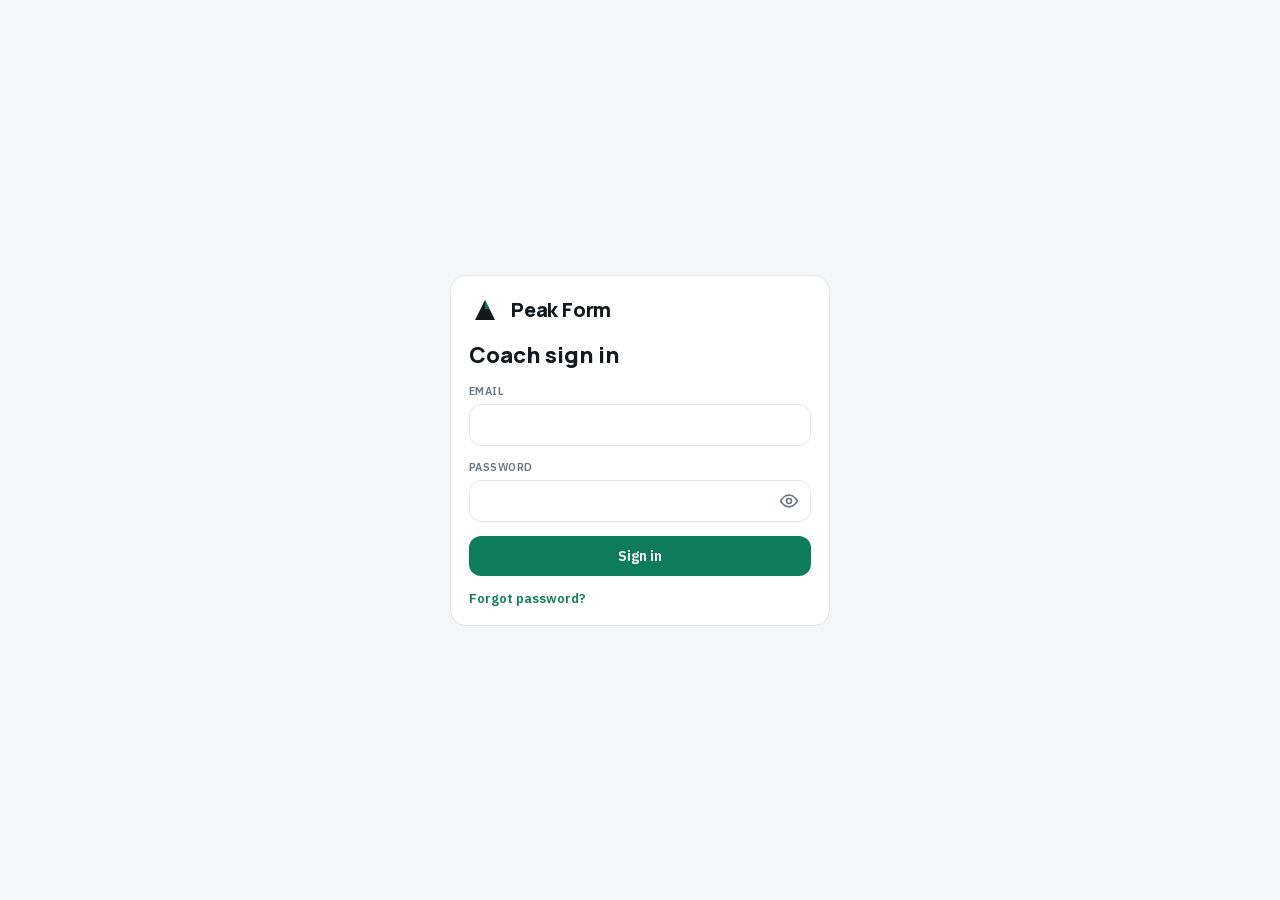
<file: index.html>
<!DOCTYPE html><html lang="en" class="QzyBAa_variable rkYhxa_variable"><head><meta name="robots" content="noindex"><meta charSet="utf-8"/><meta name="viewport" content="width=device-width, initial-scale=1"/><link rel="preload" href="/_next/static/media/03fc1b4a8d284b5e-s.p.0wiir8udbzjvx.woff2" as="font" crossorigin="" type="font/woff2"/><link rel="preload" href="/_next/static/media/a343f882a40d2cc9-s.p.0p-wng2nn8o-p.woff2" as="font" crossorigin="" type="font/woff2"/><link rel="stylesheet" href="/_next/static/chunks/2qtr9jtgc999s.css" data-precedence="next"/><link rel="preload" as="script" fetchPriority="low" href="/_next/static/chunks/1x6obpmlu1_c2.js"/><script src="/_next/static/chunks/1-nqmp1rl8kqt.js" async=""></script><script src="/_next/static/chunks/2khxl0v1q4i6n.js" async=""></script><script src="/_next/static/chunks/41lx7xb3-kr2e.js" async=""></script><script src="/_next/static/chunks/turbopack-3-ry682tkyiqk.js" async=""></script><script src="/_next/static/chunks/2_2irc24i1vkq.js" async=""></script><script src="/_next/static/chunks/342r7wo1l2xlj.js" async=""></script><script src="/_next/static/chunks/0p2nemubrj1a5.js" async=""></script><script src="/_next/static/chunks/0bhwj4hlia151.js" async=""></script><title>Peak Form Coach</title><meta name="description" content="Peak Form coach dashboard"/><link rel="icon" href="/favicon.ico?favicon.117ezoe8m31dk.ico" sizes="48x48" type="image/x-icon"/><meta name="next-size-adjust" content=""/><script src="/_next/static/chunks/0cz1d0mv5g_q7.js" noModule=""></script></head><body><div hidden=""><!--$--><!--/$--></div><main class="center muted">Loading…</main><!--$--><!--/$--><script id="_R_">(globalThis["TURBOPACK"] || (globalThis["TURBOPACK"] = [])).push({"otherChunks":["static/chunks/1x6obpmlu1_c2.js","static/chunks/1-nqmp1rl8kqt.js","static/chunks/2khxl0v1q4i6n.js","static/chunks/41lx7xb3-kr2e.js"],"runtimeModuleIds":[94553]});</script><script src="/_next/static/chunks/1x6obpmlu1_c2.js" async=""></script><script>(self.__next_f=self.__next_f||[]).push([0])</script><script>self.__next_f.push([1,"1:\"$Sreact.fragment\"\n2:\"/_next/static/chunks/2_2irc24i1vkq.js\"\n3:I[39756,[\"$2\"],\"default\"]\n4:\"/_next/static/chunks/342r7wo1l2xlj.js\"\n5:\"/_next/static/chunks/0p2nemubrj1a5.js\"\n6:I[36743,[\"$2\",\"$4\",\"$5\"],\"default\"]\n7:I[37457,[\"$2\"],\"default\"]\n8:I[35199,[\"$2\"],\"TableLabels\"]\na:I[47257,[\"$2\"],\"ClientPageRoot\"]\nb:\"/_next/static/chunks/0bhwj4hlia151.js\"\nc:I[30519,[\"$2\",\"$b\"],\"default\"]\nf:I[97367,[\"$2\"],\"OutletBoundary\"]\n10:\"$Sreact.suspense\"\n12:\"ViewportBoundary\"\n13:I[97367,[\"$2\"],\"$12\"]\n15:\"MetadataBoundary\"\n16:I[97367,[\"$2\"],\"$15\"]\n18:I[68027,[\"$2\"],\"default\",1]\n:HL[\"/_next/static/chunks/2qtr9jtgc999s.css\",\"style\"]\n:HL[\"/_next/static/media/03fc1b4a8d284b5e-s.p.0wiir8udbzjvx.woff2\",\"font\",{\"crossOrigin\":\"\",\"type\":\"font/woff2\"}]\n:HL[\"/_next/static/media/a343f882a40d2cc9-s.p.0p-wng2nn8o-p.woff2\",\"font\",{\"crossOrigin\":\"\",\"type\":\"font/woff2\"}]\n9:[[\"children\",{\"s\":\"__PAGE__\",\"h\":512,\"d\":{\"r\":[\"$\",\"$1\",\"c\",{\"children\":[[\"$\",\"$La\",null,{\"Component\":\"$c\",\"serverProvidedParams\":{\"searchParams\":{},\"params\":{},\"promises\":[\"$@d\",\"$@e\"]}}],[[\"$\",\"script\",\"script-0\",{\"src\":\"/_next/static/chunks/0bhwj4hlia151.js\",\"async\":true,\"nonce\":\"$undefined\"}]],[\"$\",\"$Lf\",null,{\"children\":[\"$\",\"$10\",null,{\"name\":\"Next.MetadataOutlet\",\"children\":\"$@11\"}]}]]}],\"p\":false,\"v\":null}}]]\n0:{\"P\":null,\"c\":[\"\",\"\"],\"q\":\"\",\"i\":false,\"t\":{\"t\":{\"s\":\"\",\"h\":528,\"d\":{\"r\":[\"$\",\"$1\",\"c\",{\"children\":[[[\"$\",\"link\",\"0\",{\"rel\":\"stylesheet\",\"href\":\"/_next/static/chunks/2qtr9jtgc999s.css\",\"precedence\":\"next\",\"crossOrigin\":\"$undefined\",\"nonce\":\"$undefined\"}],[\"$\",\"script\",\"script-0\",{\"src\":\"/_next/static/chunks/2_2irc24i1vkq.js\",\"async\":true,\"nonce\":\"$undefined\"}]],[\"$\",\"html\",null,{\"lang\":\"en\",\"className\":\"QzyBAa_variable rkYhxa_variable\",\"children\":[\"$\",\"body\",null,{\"children\":[[\"$\",\"$L3\",null,{\"parallelRouterKey\":\"children\",\"error\":\"$6\",\"errorStyles\":[],\"errorScripts\":[[\"$\",\"script\",\"script-0\",{\"src\":\"/_next/static/chunks/342r7wo1l2xlj.js\",\"async\":true,\"nonce\":\"$undefined\"}],[\"$\",\"script\",\"script-1\",{\"src\":\"/_next/static/chunks/0p2nemubrj1a5.js\",\"async\":true,\"nonce\":\"$undefined\"}]],\"template\":[\"$\",\"$L7\",null,{}],\"templateStyles\":\"$undefined\",\"templateScripts\":\"$undefined\",\"notFound\":[[[\"$\",\"title\",null,{\"children\":\"404: This page could not be found.\"}],[\"$\",\"div\",null,{\"style\":{\"fontFamily\":\"system-ui,\\\"Segoe UI\\\",Roboto,Helvetica,Arial,sans-serif,\\\"Apple Color Emoji\\\",\\\"Segoe UI Emoji\\\"\",\"height\":\"100vh\",\"textAlign\":\"center\",\"display\":\"flex\",\"flexDirection\":\"column\",\"alignItems\":\"center\",\"justifyContent\":\"center\"},\"children\":[\"$\",\"div\",null,{\"children\":[[\"$\",\"style\",null,{\"dangerouslySetInnerHTML\":{\"__html\":\"body{color:#000;background:#fff;margin:0}.next-error-h1{border-right:1px solid rgba(0,0,0,.3)}@media (prefers-color-scheme:dark){body{color:#fff;background:#000}.next-error-h1{border-right:1px solid rgba(255,255,255,.3)}}\"}}],[\"$\",\"h1\",null,{\"className\":\"next-error-h1\",\"style\":{\"display\":\"inline-block\",\"margin\":\"0 20px 0 0\",\"padding\":\"0 23px 0 0\",\"fontSize\":24,\"fontWeight\":500,\"verticalAlign\":\"top\",\"lineHeight\":\"49px\"},\"children\":404}],[\"$\",\"div\",null,{\"style\":{\"display\":\"inline-block\"},\"children\":[\"$\",\"h2\",null,{\"style\":{\"fontSize\":14,\"fontWeight\":400,\"lineHeight\":\"49px\",\"margin\":0},\"children\":\"This page could not be found.\"}]}]]}]}]],[]],\"forbidden\":\"$undefined\",\"unauthorized\":\"$undefined\"}],[\"$\",\"$L8\",null,{}]]}]}]]}],\"p\":false,\"v\":null},\"c\":\"$Q9\"},\"h\":{\"r\":[\"$\",\"$1\",\"h\",{\"children\":[null,[\"$\",\"$L13\",null,{\"children\":\"$L14\"}],[\"$\",\"$L16\",null,{\"children\":[[\"$\",\"div\",null,{\"hidden\":true,\"children\":[\"$\",\"$10\",null,{\"name\":\"Next.Metadata\",\"children\":\"$L17\"}]}],null]}],[\"$\",\"meta\",null,{\"name\":\"next-size-adjust\",\"content\":\"\"}]]}],\"p\":false,\"v\":null}},\"m\":\"$undefined\",\"G\":[\"$18\",[[\"$\",\"link\",\"0\",{\"rel\":\"stylesheet\",\"href\":\"/_next/static/chunks/2qtr9jtgc999s.css\",\"precedence\":\"next\",\"crossOrigin\":\"$undefined\",\"nonce\":\"$undefined\"}]]],\"S\":true,\"r\":\"$undefined\",\"s\":\"$undefined\",\"a\":\"$undefined\",\"l\":\"$undefined\",\"p\":\"$undefined\",\"d\":\"$undefined\",\"b\":\"rlcy7QIGnU2R40ajw-FE4\"}\nd:{}\ne:\"$9:0:1:d:r:props:children:0:props:serverProvidedParams:params\"\n14:[[\"$\",\"meta\",\"0\",{\"charSet\":\"utf-8\"}],[\"$\",\"meta\",\"1\",{\"name\":\"viewport\",\"content\":\"width=device-width, initial-scale=1\"}]]\n19:I[27201,[\"$2\"],\"IconMark\"]\n11:null\n17:[[\"$\",\"title\",\"0\",{\"children\":\"Peak Form Coach\"}],[\"$\",\"meta\",\"1\",{\"name\":\"description\",\"content\":\"Peak Form coach dashboard\"}],[\"$\",\"link\",\"2\",{\"rel\":\"icon\",\"href\":\"/favicon.ico?favicon.117ezoe8m31dk.ico\",\"sizes\":\"48x48\",\"type\":\"image/x-icon\"}],[\"$\",\"$L19\",\"3\",{}]]\n"])</script></body></html>
</file>
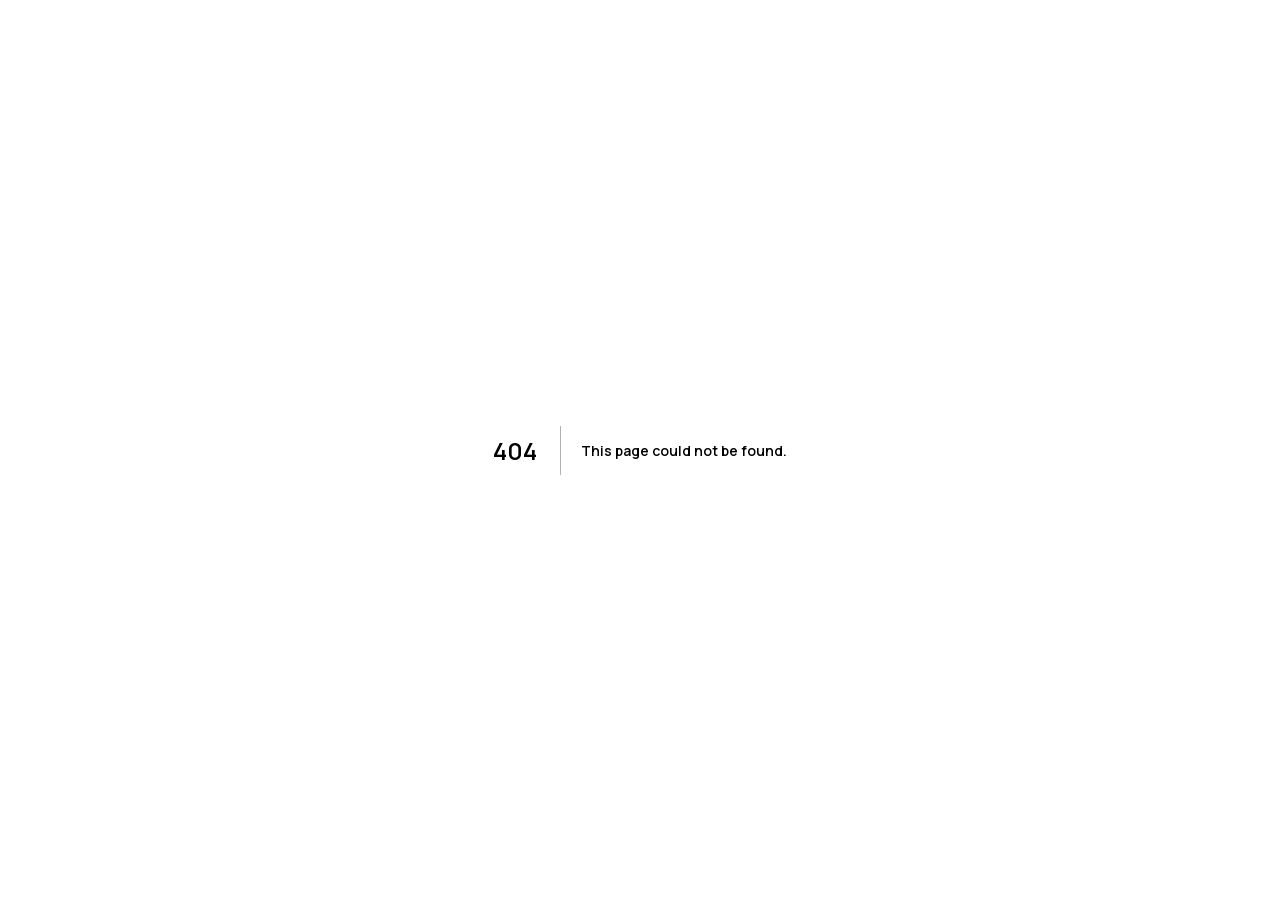
<file: _not-found.html>
<!DOCTYPE html><html lang="en" class="QzyBAa_variable rkYhxa_variable"><head><meta charSet="utf-8"/><meta name="viewport" content="width=device-width, initial-scale=1"/><link rel="stylesheet" href="/_next/static/chunks/2qtr9jtgc999s.css" data-precedence="next"/><link rel="preload" as="script" fetchPriority="low" href="/_next/static/chunks/1x6obpmlu1_c2.js"/><script src="/_next/static/chunks/1-nqmp1rl8kqt.js" async=""></script><script src="/_next/static/chunks/2khxl0v1q4i6n.js" async=""></script><script src="/_next/static/chunks/41lx7xb3-kr2e.js" async=""></script><script src="/_next/static/chunks/turbopack-3-ry682tkyiqk.js" async=""></script><script src="/_next/static/chunks/2_2irc24i1vkq.js" async=""></script><script src="/_next/static/chunks/342r7wo1l2xlj.js" async=""></script><script src="/_next/static/chunks/0p2nemubrj1a5.js" async=""></script><meta name="robots" content="noindex"/><title>Peak Form Coach</title><meta name="description" content="Peak Form coach dashboard"/><link rel="icon" href="/favicon.ico?favicon.117ezoe8m31dk.ico" sizes="48x48" type="image/x-icon"/><meta name="next-size-adjust" content=""/><title>404: This page could not be found.</title><script src="/_next/static/chunks/0cz1d0mv5g_q7.js" noModule=""></script></head><body><div hidden=""><!--$--><!--/$--></div><div style="font-family:system-ui,&quot;Segoe UI&quot;,Roboto,Helvetica,Arial,sans-serif,&quot;Apple Color Emoji&quot;,&quot;Segoe UI Emoji&quot;;height:100vh;text-align:center;display:flex;flex-direction:column;align-items:center;justify-content:center"><div><style>body{color:#000;background:#fff;margin:0}.next-error-h1{border-right:1px solid rgba(0,0,0,.3)}@media (prefers-color-scheme:dark){body{color:#fff;background:#000}.next-error-h1{border-right:1px solid rgba(255,255,255,.3)}}</style><h1 class="next-error-h1" style="display:inline-block;margin:0 20px 0 0;padding:0 23px 0 0;font-size:24px;font-weight:500;vertical-align:top;line-height:49px">404</h1><div style="display:inline-block"><h2 style="font-size:14px;font-weight:400;line-height:49px;margin:0">This page could not be found.</h2></div></div></div><!--$--><!--/$--><script id="_R_">(globalThis["TURBOPACK"] || (globalThis["TURBOPACK"] = [])).push({"otherChunks":["static/chunks/1x6obpmlu1_c2.js","static/chunks/1-nqmp1rl8kqt.js","static/chunks/2khxl0v1q4i6n.js","static/chunks/41lx7xb3-kr2e.js"],"runtimeModuleIds":[94553]});</script><script src="/_next/static/chunks/1x6obpmlu1_c2.js" async=""></script><script>(self.__next_f=self.__next_f||[]).push([0])</script><script>self.__next_f.push([1,"1:\"$Sreact.fragment\"\n2:\"/_next/static/chunks/2_2irc24i1vkq.js\"\n3:I[39756,[\"$2\"],\"default\"]\n4:\"/_next/static/chunks/342r7wo1l2xlj.js\"\n5:\"/_next/static/chunks/0p2nemubrj1a5.js\"\n6:I[36743,[\"$2\",\"$4\",\"$5\"],\"default\"]\n7:I[37457,[\"$2\"],\"default\"]\n8:I[35199,[\"$2\"],\"TableLabels\"]\nc:I[97367,[\"$2\"],\"OutletBoundary\"]\nd:\"$Sreact.suspense\"\nf:\"ViewportBoundary\"\n10:I[97367,[\"$2\"],\"$f\"]\n12:\"MetadataBoundary\"\n13:I[97367,[\"$2\"],\"$12\"]\n15:I[68027,[\"$2\"],\"default\",1]\n:HL[\"/_next/static/chunks/2qtr9jtgc999s.css\",\"style\"]\na:X\nb:[[\"children\",{\"s\":\"__PAGE__\",\"h\":512,\"d\":{\"r\":[\"$\",\"$1\",\"c\",{\"children\":[[[\"$\",\"title\",null,{\"children\":\"404: This page could not be found.\"}],[\"$\",\"div\",null,{\"style\":\"$0:t:t:d:r:props:children:1:props:children:props:children:0:props:notFound:0:1:props:style\",\"children\":[\"$\",\"div\",null,{\"children\":[[\"$\",\"style\",null,{\"dangerouslySetInnerHTML\":{\"__html\":\"body{color:#000;background:#fff;margin:0}.next-error-h1{border-right:1px solid rgba(0,0,0,.3)}@media (prefers-color-scheme:dark){body{color:#fff;background:#000}.next-error-h1{border-right:1px solid rgba(255,255,255,.3)}}\"}}],[\"$\",\"h1\",null,{\"className\":\"next-error-h1\",\"style\":\"$0:t:t:d:r:props:children:1:props:children:props:children:0:props:notFound:0:1:props:children:props:children:1:props:style\",\"children\":404}],[\"$\",\"div\",null,{\"style\":\"$0:t:t:d:r:props:children:1:props:children:props:children:0:props:notFound:0:1:props:children:props:children:2:props:style\",\"children\":[\"$\",\"h2\",null,{\"style\":\"$0:t:t:d:r:props:children:1:props:children:props:children:0:props:notFound:0:1:props:children:props:children:2:props:children:props:style\",\"children\":\"This page could not be found.\"}]}]]}]}]],null,[\"$\",\"$Lc\",null,{\"children\":[\"$\",\"$d\",null,{\"name\":\"Next.MetadataOutlet\",\"children\":\"$@e\"}]}]]}],\"p\":false,\"v\":null}}]]\n9:[[\"children\",{\"s\":\"/_not-found\",\"h\":512,\"d\":{\"r\":[\"$\",\"$1\",\"c\",{\"children\":[null,[\"$\",\"$L3\",null,{\"parallelRouterKey\":\"children\",\"error\":\"$undefined\",\"errorStyles\":\"$undefined\",\"errorScripts\":\"$undefined\",\"template\":[\"$\",\"$L7\",null,{}],\"templateStyles\":\"$undefined\",\"templateScripts\":\"$undefined\",\"notFound\":\"$undefined\",\"forbidden\":\"$undefined\",\"unauthorized\":\"$undefined\"}]]}],\"p\":false,\"v\":\"$a\"},\"c\":\"$Qb\"}]]\n0:{\"P\":null,\"c\":[\"\",\"_not-found\"],\"q\":\"\",\"i\":false,\"t\":{\"t\":{\"s\":\"\",\"h\":528,\"d\":{\"r\":[\"$\",\"$1\",\"c\",{\"children\":[[[\"$\",\"link\",\"0\",{\"rel\":\"stylesheet\",\"href\":\"/_next/static/chunks/2qtr9jtgc999s.css\",\"precedence\":\"next\",\"crossOrigin\":\"$undefined\",\"nonce\":\"$undefined\"}],[\"$\",\"script\",\"script-0\",{\"src\":\"/_next/static/chunks/2_2irc24i1vkq.js\",\"async\":true,\"nonce\":\"$undefined\"}]],[\"$\",\"html\",null,{\"lang\":\"en\",\"className\":\"QzyBAa_variable rkYhxa_variable\",\"children\":[\"$\",\"body\",null,{\"children\":[[\"$\",\"$L3\",null,{\"parallelRouterKey\":\"children\",\"error\":\"$6\",\"errorStyles\":[],\"errorScripts\":[[\"$\",\"script\",\"script-0\",{\"src\":\"/_next/static/chunks/342r7wo1l2xlj.js\",\"async\":true,\"nonce\":\"$undefined\"}],[\"$\",\"script\",\"script-1\",{\"src\":\"/_next/static/chunks/0p2nemubrj1a5.js\",\"async\":true,\"nonce\":\"$undefined\"}]],\"template\":[\"$\",\"$L7\",null,{}],\"templateStyles\":\"$undefined\",\"templateScripts\":\"$undefined\",\"notFound\":[[[\"$\",\"title\",null,{\"children\":\"404: This page could not be found.\"}],[\"$\",\"div\",null,{\"style\":{\"fontFamily\":\"system-ui,\\\"Segoe UI\\\",Roboto,Helvetica,Arial,sans-serif,\\\"Apple Color Emoji\\\",\\\"Segoe UI Emoji\\\"\",\"height\":\"100vh\",\"textAlign\":\"center\",\"display\":\"flex\",\"flexDirection\":\"column\",\"alignItems\":\"center\",\"justifyContent\":\"center\"},\"children\":[\"$\",\"div\",null,{\"children\":[[\"$\",\"style\",null,{\"dangerouslySetInnerHTML\":{\"__html\":\"body{color:#000;background:#fff;margin:0}.next-error-h1{border-right:1px solid rgba(0,0,0,.3)}@media (prefers-color-scheme:dark){body{color:#fff;background:#000}.next-error-h1{border-right:1px solid rgba(255,255,255,.3)}}\"}}],[\"$\",\"h1\",null,{\"className\":\"next-error-h1\",\"style\":{\"display\":\"inline-block\",\"margin\":\"0 20px 0 0\",\"padding\":\"0 23px 0 0\",\"fontSize\":24,\"fontWeight\":500,\"verticalAlign\":\"top\",\"lineHeight\":\"49px\"},\"children\":404}],[\"$\",\"div\",null,{\"style\":{\"display\":\"inline-block\"},\"children\":[\"$\",\"h2\",null,{\"style\":{\"fontSize\":14,\"fontWeight\":400,\"lineHeight\":\"49px\",\"margin\":0},\"children\":\"This page could not be found.\"}]}]]}]}]],[]],\"forbidden\":\"$undefined\",\"unauthorized\":\"$undefined\"}],[\"$\",\"$L8\",null,{}]]}]}]]}],\"p\":false,\"v\":null},\"c\":\"$Q9\"},\"h\":{\"r\":[\"$\",\"$1\",\"h\",{\"children\":[[\"$\",\"meta\",null,{\"name\":\"robots\",\"content\":\"noindex\"}],[\"$\",\"$L10\",null,{\"children\":\"$L11\"}],[\"$\",\"$L13\",null,{\"children\":[[\"$\",\"div\",null,{\"hidden\":true,\"children\":[\"$\",\"$d\",null,{\"name\":\"Next.Metadata\",\"children\":\"$L14\"}]}],null]}],[\"$\",\"meta\",null,{\"name\":\"next-size-adjust\",\"content\":\"\"}]]}],\"p\":false,\"v\":null}},\"m\":\"$undefined\",\"G\":[\"$15\",[[\"$\",\"link\",\"0\",{\"rel\":\"stylesheet\",\"href\":\"/_next/static/chunks/2qtr9jtgc999s.css\",\"precedence\":\"next\",\"crossOrigin\":\"$undefined\",\"nonce\":\"$undefined\"}]]],\"S\":true,\"r\":\"$undefined\",\"s\":\"$undefined\",\"a\":\"$undefined\",\"l\":\"$undefined\",\"p\":\"$undefined\",\"d\":\"$undefined\",\"b\":\"rlcy7QIGnU2R40ajw-FE4\"}\na:C\n11:[[\"$\",\"meta\",\"0\",{\"charSet\":\"utf-8\"}],[\"$\",\"meta\",\"1\",{\"name\":\"viewport\",\"content\":\"width=device-width, initial-scale=1\"}]]\n16:I[27201,[\"$2\"],\"IconMark\"]\ne:null\n14:[[\"$\",\"title\",\"0\",{\"children\":\"Peak Form Coach\"}],[\"$\",\"meta\",\"1\",{\"name\":\"description\",\"content\":\"Peak Form coach dashboard\"}],[\"$\",\"link\",\"2\",{\"rel\":\"icon\",\"href\":\"/favicon.ico?favicon.117ezoe8m31dk.ico\",\"sizes\":\"48x48\",\"type\":\"image/x-icon\"}],[\"$\",\"$L16\",\"3\",{}]]\n"])</script></body></html>
</file>
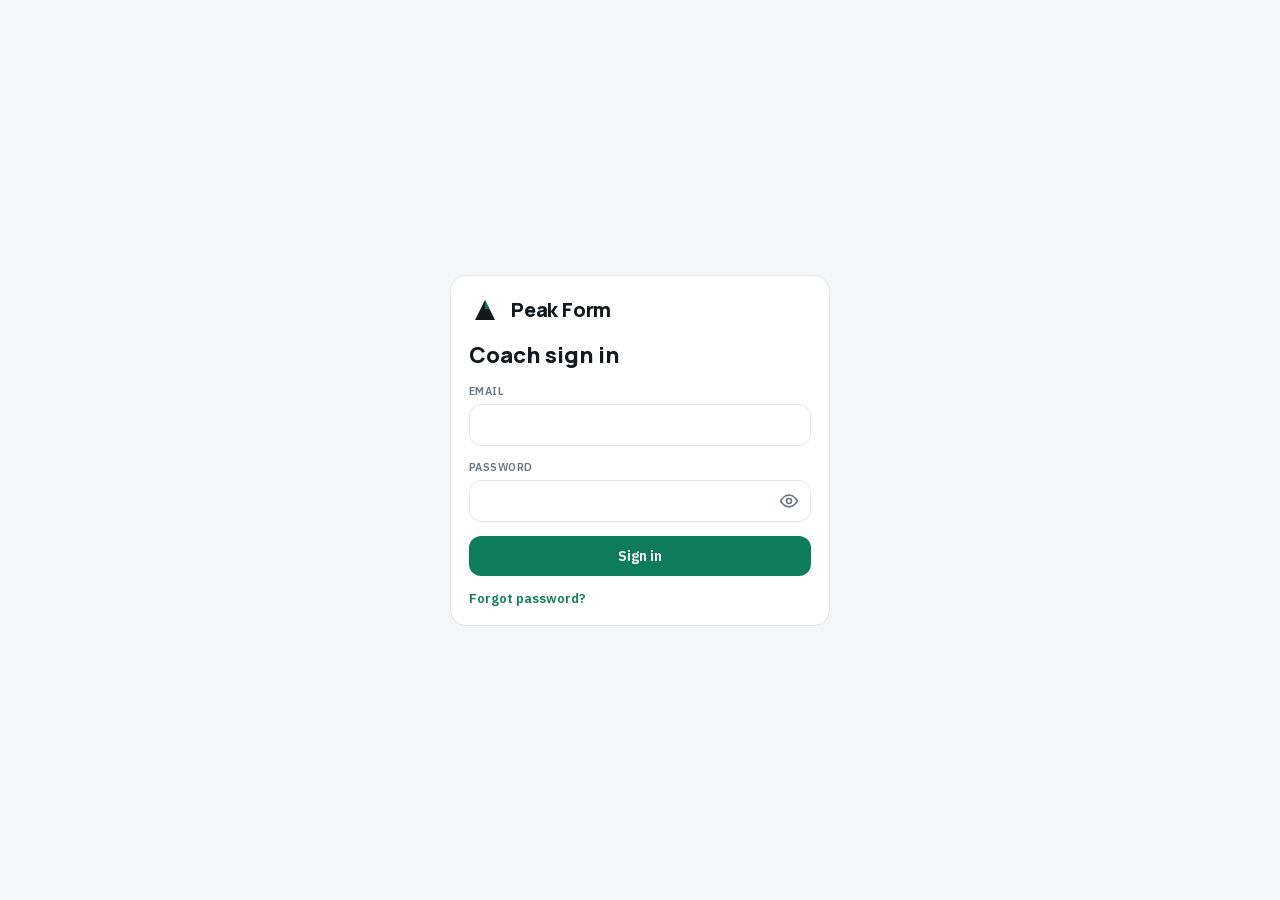
<file: admin.html>
<!DOCTYPE html><html lang="en" class="QzyBAa_variable rkYhxa_variable"><head><meta name="robots" content="noindex"><meta charSet="utf-8"/><meta name="viewport" content="width=device-width, initial-scale=1"/><link rel="preload" href="/_next/static/media/03fc1b4a8d284b5e-s.p.0wiir8udbzjvx.woff2" as="font" crossorigin="" type="font/woff2"/><link rel="preload" href="/_next/static/media/a343f882a40d2cc9-s.p.0p-wng2nn8o-p.woff2" as="font" crossorigin="" type="font/woff2"/><link rel="stylesheet" href="/_next/static/chunks/2qtr9jtgc999s.css" data-precedence="next"/><link rel="preload" as="script" fetchPriority="low" href="/_next/static/chunks/1x6obpmlu1_c2.js"/><script src="/_next/static/chunks/1-nqmp1rl8kqt.js" async=""></script><script src="/_next/static/chunks/2khxl0v1q4i6n.js" async=""></script><script src="/_next/static/chunks/41lx7xb3-kr2e.js" async=""></script><script src="/_next/static/chunks/turbopack-3-ry682tkyiqk.js" async=""></script><script src="/_next/static/chunks/2_2irc24i1vkq.js" async=""></script><script src="/_next/static/chunks/342r7wo1l2xlj.js" async=""></script><script src="/_next/static/chunks/0p2nemubrj1a5.js" async=""></script><script src="/_next/static/chunks/13qipqo9hjm_0.js" async=""></script><title>Peak Form Coach</title><meta name="description" content="Peak Form coach dashboard"/><link rel="icon" href="/favicon.ico?favicon.117ezoe8m31dk.ico" sizes="48x48" type="image/x-icon"/><meta name="next-size-adjust" content=""/><script src="/_next/static/chunks/0cz1d0mv5g_q7.js" noModule=""></script></head><body><div hidden=""><!--$--><!--/$--></div><main class="center muted">Loading…</main><!--$--><!--/$--><script id="_R_">(globalThis["TURBOPACK"] || (globalThis["TURBOPACK"] = [])).push({"otherChunks":["static/chunks/1x6obpmlu1_c2.js","static/chunks/1-nqmp1rl8kqt.js","static/chunks/2khxl0v1q4i6n.js","static/chunks/41lx7xb3-kr2e.js"],"runtimeModuleIds":[94553]});</script><script src="/_next/static/chunks/1x6obpmlu1_c2.js" async=""></script><script>(self.__next_f=self.__next_f||[]).push([0])</script><script>self.__next_f.push([1,"1:\"$Sreact.fragment\"\n2:\"/_next/static/chunks/2_2irc24i1vkq.js\"\n3:I[39756,[\"$2\"],\"default\"]\n4:\"/_next/static/chunks/342r7wo1l2xlj.js\"\n5:\"/_next/static/chunks/0p2nemubrj1a5.js\"\n6:I[36743,[\"$2\",\"$4\",\"$5\"],\"default\"]\n7:I[37457,[\"$2\"],\"default\"]\n8:I[35199,[\"$2\"],\"TableLabels\"]\nc:I[47257,[\"$2\"],\"ClientPageRoot\"]\nd:\"/_next/static/chunks/13qipqo9hjm_0.js\"\ne:I[81286,[\"$2\",\"$d\",\"$5\"],\"default\"]\n11:I[97367,[\"$2\"],\"OutletBoundary\"]\n12:\"$Sreact.suspense\"\n14:\"ViewportBoundary\"\n15:I[97367,[\"$2\"],\"$14\"]\n17:\"MetadataBoundary\"\n18:I[97367,[\"$2\"],\"$17\"]\n1a:I[68027,[\"$2\"],\"default\",1]\n:HL[\"/_next/static/chunks/2qtr9jtgc999s.css\",\"style\"]\n:HL[\"/_next/static/media/03fc1b4a8d284b5e-s.p.0wiir8udbzjvx.woff2\",\"font\",{\"crossOrigin\":\"\",\"type\":\"font/woff2\"}]\n:HL[\"/_next/static/media/a343f882a40d2cc9-s.p.0p-wng2nn8o-p.woff2\",\"font\",{\"crossOrigin\":\"\",\"type\":\"font/woff2\"}]\na:X\nb:[[\"children\",{\"s\":\"__PAGE__\",\"h\":512,\"d\":{\"r\":[\"$\",\"$1\",\"c\",{\"children\":[[\"$\",\"$Lc\",null,{\"Component\":\"$e\",\"serverProvidedParams\":{\"searchParams\":{},\"params\":{},\"promises\":[\"$@f\",\"$@10\"]}}],[[\"$\",\"script\",\"script-0\",{\"src\":\"/_next/static/chunks/13qipqo9hjm_0.js\",\"async\":true,\"nonce\":\"$undefined\"}],[\"$\",\"script\",\"script-1\",{\"src\":\"/_next/static/chunks/0p2nemubrj1a5.js\",\"async\":true,\"nonce\":\"$undefined\"}]],[\"$\",\"$L11\",null,{\"children\":[\"$\",\"$12\",null,{\"name\":\"Next.MetadataOutlet\",\"children\":\"$@13\"}]}]]}],\"p\":false,\"v\":null}}]]\n9:[[\"children\",{\"s\":\"admin\",\"h\":512,\"d\":{\"r\":[\"$\",\"$1\",\"c\",{\"children\":[null,[\"$\",\"$L3\",null,{\"parallelRouterKey\":\"children\",\"error\":\"$undefined\",\"errorStyles\":\"$undefined\",\"errorScripts\":\"$undefined\",\"template\":[\"$\",\"$L7\",null,{}],\"templateStyles\":\"$undefined\",\"templateScripts\":\"$undefined\",\"notFound\":\"$undefined\",\"forbidden\":\"$undefined\",\"unauthorized\":\"$undefined\"}]]}],\"p\":false,\"v\":\"$a\"},\"c\":\"$Qb\"}]]\n0:{\"P\":null,\"c\":[\"\",\"admin\"],\"q\":\"\",\"i\":false,\"t\":{\"t\":{\"s\":\"\",\"h\":528,\"d\":{\"r\":[\"$\",\"$1\",\"c\",{\"children\":[[[\"$\",\"link\",\"0\",{\"rel\":\"stylesheet\",\"href\":\"/_next/static/chunks/2qtr9jtgc999s.css\",\"precedence\":\"next\",\"crossOrigin\":\"$undefined\",\"nonce\":\"$undefined\"}],[\"$\",\"script\",\"script-0\",{\"src\":\"/_next/static/chunks/2_2irc24i1vkq.js\",\"async\":true,\"nonce\":\"$undefined\"}]],[\"$\",\"html\",null,{\"lang\":\"en\",\"className\":\"QzyBAa_variable rkYhxa_variable\",\"children\":[\"$\",\"body\",null,{\"children\":[[\"$\",\"$L3\",null,{\"parallelRouterKey\":\"children\",\"error\":\"$6\",\"errorStyles\":[],\"errorScripts\":[[\"$\",\"script\",\"script-0\",{\"src\":\"/_next/static/chunks/342r7wo1l2xlj.js\",\"async\":true,\"nonce\":\"$undefined\"}],[\"$\",\"script\",\"script-1\",{\"src\":\"/_next/static/chunks/0p2nemubrj1a5.js\",\"async\":true,\"nonce\":\"$undefined\"}]],\"template\":[\"$\",\"$L7\",null,{}],\"templateStyles\":\"$undefined\",\"templateScripts\":\"$undefined\",\"notFound\":[[[\"$\",\"title\",null,{\"children\":\"404: This page could not be found.\"}],[\"$\",\"div\",null,{\"style\":{\"fontFamily\":\"system-ui,\\\"Segoe UI\\\",Roboto,Helvetica,Arial,sans-serif,\\\"Apple Color Emoji\\\",\\\"Segoe UI Emoji\\\"\",\"height\":\"100vh\",\"textAlign\":\"center\",\"display\":\"flex\",\"flexDirection\":\"column\",\"alignItems\":\"center\",\"justifyContent\":\"center\"},\"children\":[\"$\",\"div\",null,{\"children\":[[\"$\",\"style\",null,{\"dangerouslySetInnerHTML\":{\"__html\":\"body{color:#000;background:#fff;margin:0}.next-error-h1{border-right:1px solid rgba(0,0,0,.3)}@media (prefers-color-scheme:dark){body{color:#fff;background:#000}.next-error-h1{border-right:1px solid rgba(255,255,255,.3)}}\"}}],[\"$\",\"h1\",null,{\"className\":\"next-error-h1\",\"style\":{\"display\":\"inline-block\",\"margin\":\"0 20px 0 0\",\"padding\":\"0 23px 0 0\",\"fontSize\":24,\"fontWeight\":500,\"verticalAlign\":\"top\",\"lineHeight\":\"49px\"},\"children\":404}],[\"$\",\"div\",null,{\"style\":{\"display\":\"inline-block\"},\"children\":[\"$\",\"h2\",null,{\"style\":{\"fontSize\":14,\"fontWeight\":400,\"lineHeight\":\"49px\",\"margin\":0},\"children\":\"This page could not be found.\"}]}]]}]}]],[]],\"forbidden\":\"$undefined\",\"unauthorized\":\"$undefined\"}],[\"$\",\"$L8\",null,{}]]}]}]]}],\"p\":false,\"v\":null},\"c\":\"$Q9\"},\"h\":{\"r\":[\"$\",\"$1\",\"h\",{\"children\":[null,[\"$\",\"$L15\",null,{\"children\":\"$L16\"}],[\"$\",\"$L18\",null,{\"children\":[[\"$\",\"div\",null,{\"hidden\":true,\"children\":[\"$\",\"$12\",null,{\"name\":\"Next.Metadata\",\"children\":\"$L19\"}]}],null]}],[\"$\",\"meta\",null,{\"name\":\"next-size-adjust\",\"content\":\"\"}]]}],\"p\":false,\"v\":null}},\"m\":\"$undefined\",\"G\":[\"$1a\",[[\"$\",\"link\",\"0\",{\"rel\":\"stylesheet\",\"href\":\"/_next/static/chunks/2qtr9jtgc999s.css\",\"precedence\":\"next\",\"crossOrigin\":\"$undefined\",\"nonce\":\"$undefined\"}]]],\"S\":true,\"r\":\"$undefined\",\"s\":\"$undefined\",\"a\":\"$undefined\",\"l\":\"$undefined\",\"p\":\"$undefined\",\"d\":\"$undefined\",\"b\":\"rlcy7QIGnU2R40ajw-FE4\"}\na:C\nf:{}\n10:\"$b:0:1:d:r:props:children:0:props:serverProvidedParams:params\"\n16:[[\"$\",\"meta\",\"0\",{\"charSet\":\"utf-8\"}],[\"$\",\"meta\",\"1\",{\"name\":\"viewport\",\"content\":\"width=device-width, initial-scale=1\"}]]\n1b:I[27201,[\"$2\"],\"IconMark\"]\n13:null\n19:[[\"$\",\"title\",\"0\",{\"children\":\"Peak Form Coach\"}],[\"$\",\"meta\",\"1\",{\"name\":\"description\",\"content\":\"Peak Form coach dashboard\"}],[\"$\",\"link\",\"2\",{\"rel\":\"icon\",\"href\":\"/favicon.ico?favicon.117ezoe8m31dk.ico\",\"sizes\":\"48x48\",\"type\":\"image/x-icon\"}],[\"$\",\"$L1b\",\"3\",{}]]\n"])</script></body></html>
</file>
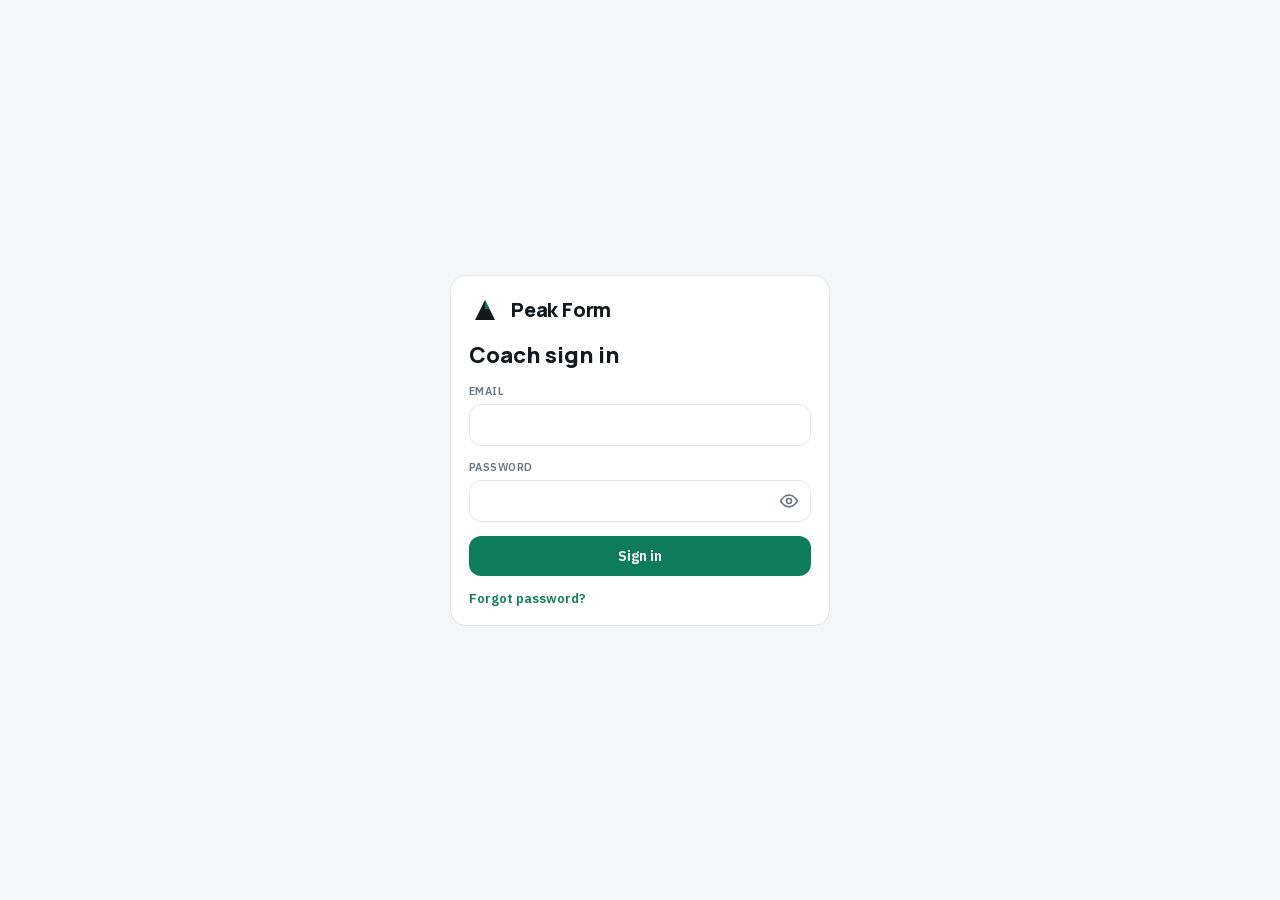
<file: billing.html>
<!DOCTYPE html><html lang="en" class="QzyBAa_variable rkYhxa_variable"><head><meta name="robots" content="noindex"><meta charSet="utf-8"/><meta name="viewport" content="width=device-width, initial-scale=1"/><link rel="preload" href="/_next/static/media/03fc1b4a8d284b5e-s.p.0wiir8udbzjvx.woff2" as="font" crossorigin="" type="font/woff2"/><link rel="preload" href="/_next/static/media/a343f882a40d2cc9-s.p.0p-wng2nn8o-p.woff2" as="font" crossorigin="" type="font/woff2"/><link rel="stylesheet" href="/_next/static/chunks/2qtr9jtgc999s.css" data-precedence="next"/><link rel="preload" as="script" fetchPriority="low" href="/_next/static/chunks/1x6obpmlu1_c2.js"/><script src="/_next/static/chunks/1-nqmp1rl8kqt.js" async=""></script><script src="/_next/static/chunks/2khxl0v1q4i6n.js" async=""></script><script src="/_next/static/chunks/41lx7xb3-kr2e.js" async=""></script><script src="/_next/static/chunks/turbopack-3-ry682tkyiqk.js" async=""></script><script src="/_next/static/chunks/2_2irc24i1vkq.js" async=""></script><script src="/_next/static/chunks/342r7wo1l2xlj.js" async=""></script><script src="/_next/static/chunks/0p2nemubrj1a5.js" async=""></script><script src="/_next/static/chunks/2ykrzkncr94zb.js" async=""></script><title>Peak Form Coach</title><meta name="description" content="Peak Form coach dashboard"/><link rel="icon" href="/favicon.ico?favicon.117ezoe8m31dk.ico" sizes="48x48" type="image/x-icon"/><meta name="next-size-adjust" content=""/><script src="/_next/static/chunks/0cz1d0mv5g_q7.js" noModule=""></script></head><body><div hidden=""><!--$--><!--/$--></div><main class="center muted">Loading…</main><!--$--><!--/$--><script id="_R_">(globalThis["TURBOPACK"] || (globalThis["TURBOPACK"] = [])).push({"otherChunks":["static/chunks/1x6obpmlu1_c2.js","static/chunks/1-nqmp1rl8kqt.js","static/chunks/2khxl0v1q4i6n.js","static/chunks/41lx7xb3-kr2e.js"],"runtimeModuleIds":[94553]});</script><script src="/_next/static/chunks/1x6obpmlu1_c2.js" async=""></script><script>(self.__next_f=self.__next_f||[]).push([0])</script><script>self.__next_f.push([1,"1:\"$Sreact.fragment\"\n2:\"/_next/static/chunks/2_2irc24i1vkq.js\"\n3:I[39756,[\"$2\"],\"default\"]\n4:\"/_next/static/chunks/342r7wo1l2xlj.js\"\n5:\"/_next/static/chunks/0p2nemubrj1a5.js\"\n6:I[36743,[\"$2\",\"$4\",\"$5\"],\"default\"]\n7:I[37457,[\"$2\"],\"default\"]\n8:I[35199,[\"$2\"],\"TableLabels\"]\nc:I[47257,[\"$2\"],\"ClientPageRoot\"]\nd:\"/_next/static/chunks/2ykrzkncr94zb.js\"\ne:I[60213,[\"$2\",\"$d\",\"$5\"],\"default\"]\n11:I[97367,[\"$2\"],\"OutletBoundary\"]\n12:\"$Sreact.suspense\"\n14:\"ViewportBoundary\"\n15:I[97367,[\"$2\"],\"$14\"]\n17:\"MetadataBoundary\"\n18:I[97367,[\"$2\"],\"$17\"]\n1a:I[68027,[\"$2\"],\"default\",1]\n:HL[\"/_next/static/chunks/2qtr9jtgc999s.css\",\"style\"]\n:HL[\"/_next/static/media/03fc1b4a8d284b5e-s.p.0wiir8udbzjvx.woff2\",\"font\",{\"crossOrigin\":\"\",\"type\":\"font/woff2\"}]\n:HL[\"/_next/static/media/a343f882a40d2cc9-s.p.0p-wng2nn8o-p.woff2\",\"font\",{\"crossOrigin\":\"\",\"type\":\"font/woff2\"}]\na:X\nb:[[\"children\",{\"s\":\"__PAGE__\",\"h\":512,\"d\":{\"r\":[\"$\",\"$1\",\"c\",{\"children\":[[\"$\",\"$Lc\",null,{\"Component\":\"$e\",\"serverProvidedParams\":{\"searchParams\":{},\"params\":{},\"promises\":[\"$@f\",\"$@10\"]}}],[[\"$\",\"script\",\"script-0\",{\"src\":\"/_next/static/chunks/2ykrzkncr94zb.js\",\"async\":true,\"nonce\":\"$undefined\"}],[\"$\",\"script\",\"script-1\",{\"src\":\"/_next/static/chunks/0p2nemubrj1a5.js\",\"async\":true,\"nonce\":\"$undefined\"}]],[\"$\",\"$L11\",null,{\"children\":[\"$\",\"$12\",null,{\"name\":\"Next.MetadataOutlet\",\"children\":\"$@13\"}]}]]}],\"p\":false,\"v\":null}}]]\n9:[[\"children\",{\"s\":\"billing\",\"h\":512,\"d\":{\"r\":[\"$\",\"$1\",\"c\",{\"children\":[null,[\"$\",\"$L3\",null,{\"parallelRouterKey\":\"children\",\"error\":\"$undefined\",\"errorStyles\":\"$undefined\",\"errorScripts\":\"$undefined\",\"template\":[\"$\",\"$L7\",null,{}],\"templateStyles\":\"$undefined\",\"templateScripts\":\"$undefined\",\"notFound\":\"$undefined\",\"forbidden\":\"$undefined\",\"unauthorized\":\"$undefined\"}]]}],\"p\":false,\"v\":\"$a\"},\"c\":\"$Qb\"}]]\n0:{\"P\":null,\"c\":[\"\",\"billing\"],\"q\":\"\",\"i\":false,\"t\":{\"t\":{\"s\":\"\",\"h\":528,\"d\":{\"r\":[\"$\",\"$1\",\"c\",{\"children\":[[[\"$\",\"link\",\"0\",{\"rel\":\"stylesheet\",\"href\":\"/_next/static/chunks/2qtr9jtgc999s.css\",\"precedence\":\"next\",\"crossOrigin\":\"$undefined\",\"nonce\":\"$undefined\"}],[\"$\",\"script\",\"script-0\",{\"src\":\"/_next/static/chunks/2_2irc24i1vkq.js\",\"async\":true,\"nonce\":\"$undefined\"}]],[\"$\",\"html\",null,{\"lang\":\"en\",\"className\":\"QzyBAa_variable rkYhxa_variable\",\"children\":[\"$\",\"body\",null,{\"children\":[[\"$\",\"$L3\",null,{\"parallelRouterKey\":\"children\",\"error\":\"$6\",\"errorStyles\":[],\"errorScripts\":[[\"$\",\"script\",\"script-0\",{\"src\":\"/_next/static/chunks/342r7wo1l2xlj.js\",\"async\":true,\"nonce\":\"$undefined\"}],[\"$\",\"script\",\"script-1\",{\"src\":\"/_next/static/chunks/0p2nemubrj1a5.js\",\"async\":true,\"nonce\":\"$undefined\"}]],\"template\":[\"$\",\"$L7\",null,{}],\"templateStyles\":\"$undefined\",\"templateScripts\":\"$undefined\",\"notFound\":[[[\"$\",\"title\",null,{\"children\":\"404: This page could not be found.\"}],[\"$\",\"div\",null,{\"style\":{\"fontFamily\":\"system-ui,\\\"Segoe UI\\\",Roboto,Helvetica,Arial,sans-serif,\\\"Apple Color Emoji\\\",\\\"Segoe UI Emoji\\\"\",\"height\":\"100vh\",\"textAlign\":\"center\",\"display\":\"flex\",\"flexDirection\":\"column\",\"alignItems\":\"center\",\"justifyContent\":\"center\"},\"children\":[\"$\",\"div\",null,{\"children\":[[\"$\",\"style\",null,{\"dangerouslySetInnerHTML\":{\"__html\":\"body{color:#000;background:#fff;margin:0}.next-error-h1{border-right:1px solid rgba(0,0,0,.3)}@media (prefers-color-scheme:dark){body{color:#fff;background:#000}.next-error-h1{border-right:1px solid rgba(255,255,255,.3)}}\"}}],[\"$\",\"h1\",null,{\"className\":\"next-error-h1\",\"style\":{\"display\":\"inline-block\",\"margin\":\"0 20px 0 0\",\"padding\":\"0 23px 0 0\",\"fontSize\":24,\"fontWeight\":500,\"verticalAlign\":\"top\",\"lineHeight\":\"49px\"},\"children\":404}],[\"$\",\"div\",null,{\"style\":{\"display\":\"inline-block\"},\"children\":[\"$\",\"h2\",null,{\"style\":{\"fontSize\":14,\"fontWeight\":400,\"lineHeight\":\"49px\",\"margin\":0},\"children\":\"This page could not be found.\"}]}]]}]}]],[]],\"forbidden\":\"$undefined\",\"unauthorized\":\"$undefined\"}],[\"$\",\"$L8\",null,{}]]}]}]]}],\"p\":false,\"v\":null},\"c\":\"$Q9\"},\"h\":{\"r\":[\"$\",\"$1\",\"h\",{\"children\":[null,[\"$\",\"$L15\",null,{\"children\":\"$L16\"}],[\"$\",\"$L18\",null,{\"children\":[[\"$\",\"div\",null,{\"hidden\":true,\"children\":[\"$\",\"$12\",null,{\"name\":\"Next.Metadata\",\"children\":\"$L19\"}]}],null]}],[\"$\",\"meta\",null,{\"name\":\"next-size-adjust\",\"content\":\"\"}]]}],\"p\":false,\"v\":null}},\"m\":\"$undefined\",\"G\":[\"$1a\",[[\"$\",\"link\",\"0\",{\"rel\":\"stylesheet\",\"href\":\"/_next/static/chunks/2qtr9jtgc999s.css\",\"precedence\":\"next\",\"crossOrigin\":\"$undefined\",\"nonce\":\"$undefined\"}]]],\"S\":true,\"r\":\"$undefined\",\"s\":\"$undefined\",\"a\":\"$undefined\",\"l\":\"$undefined\",\"p\":\"$undefined\",\"d\":\"$undefined\",\"b\":\"rlcy7QIGnU2R40ajw-FE4\"}\na:C\nf:{}\n10:\"$b:0:1:d:r:props:children:0:props:serverProvidedParams:params\"\n16:[[\"$\",\"meta\",\"0\",{\"charSet\":\"utf-8\"}],[\"$\",\"meta\",\"1\",{\"name\":\"viewport\",\"content\":\"width=device-width, initial-scale=1\"}]]\n1b:I[27201,[\"$2\"],\"IconMark\"]\n13:null\n19:[[\"$\",\"title\",\"0\",{\"children\":\"Peak Form Coach\"}],[\"$\",\"meta\",\"1\",{\"name\":\"description\",\"content\":\"Peak Form coach dashboard\"}],[\"$\",\"link\",\"2\",{\"rel\":\"icon\",\"href\":\"/favicon.ico?favicon.117ezoe8m31dk.ico\",\"sizes\":\"48x48\",\"type\":\"image/x-icon\"}],[\"$\",\"$L1b\",\"3\",{}]]\n"])</script></body></html>
</file>
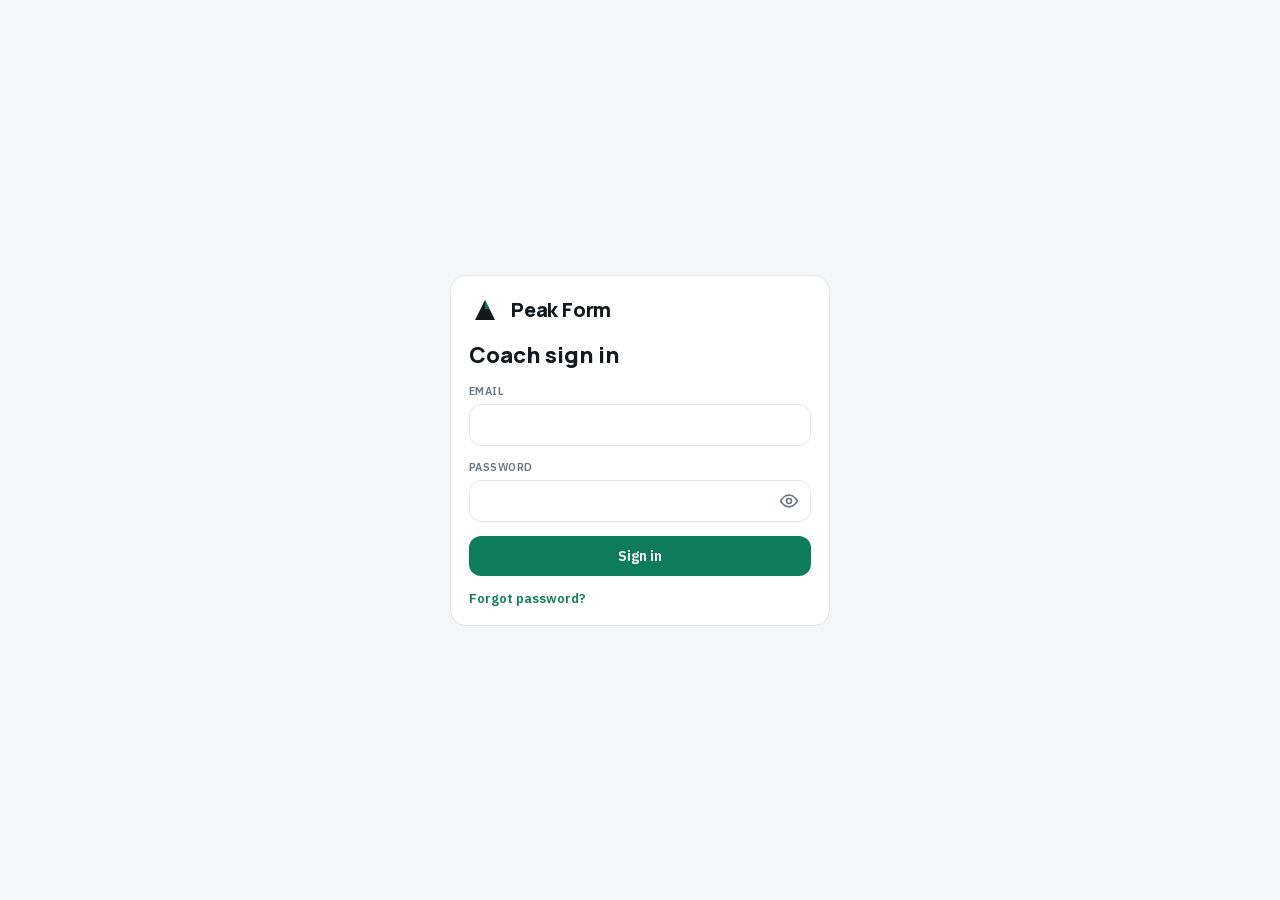
<file: calendar.html>
<!DOCTYPE html><html lang="en" class="QzyBAa_variable rkYhxa_variable"><head><meta name="robots" content="noindex"><meta charSet="utf-8"/><meta name="viewport" content="width=device-width, initial-scale=1"/><link rel="preload" href="/_next/static/media/03fc1b4a8d284b5e-s.p.0wiir8udbzjvx.woff2" as="font" crossorigin="" type="font/woff2"/><link rel="preload" href="/_next/static/media/a343f882a40d2cc9-s.p.0p-wng2nn8o-p.woff2" as="font" crossorigin="" type="font/woff2"/><link rel="stylesheet" href="/_next/static/chunks/2qtr9jtgc999s.css" data-precedence="next"/><link rel="preload" as="script" fetchPriority="low" href="/_next/static/chunks/1x6obpmlu1_c2.js"/><script src="/_next/static/chunks/1-nqmp1rl8kqt.js" async=""></script><script src="/_next/static/chunks/2khxl0v1q4i6n.js" async=""></script><script src="/_next/static/chunks/41lx7xb3-kr2e.js" async=""></script><script src="/_next/static/chunks/turbopack-3-ry682tkyiqk.js" async=""></script><script src="/_next/static/chunks/2_2irc24i1vkq.js" async=""></script><script src="/_next/static/chunks/342r7wo1l2xlj.js" async=""></script><script src="/_next/static/chunks/0p2nemubrj1a5.js" async=""></script><script src="/_next/static/chunks/228slwfep3iox.js" async=""></script><title>Peak Form Coach</title><meta name="description" content="Peak Form coach dashboard"/><link rel="icon" href="/favicon.ico?favicon.117ezoe8m31dk.ico" sizes="48x48" type="image/x-icon"/><meta name="next-size-adjust" content=""/><script src="/_next/static/chunks/0cz1d0mv5g_q7.js" noModule=""></script></head><body><div hidden=""><!--$--><!--/$--></div><main class="center muted">Loading…</main><!--$--><!--/$--><script id="_R_">(globalThis["TURBOPACK"] || (globalThis["TURBOPACK"] = [])).push({"otherChunks":["static/chunks/1x6obpmlu1_c2.js","static/chunks/1-nqmp1rl8kqt.js","static/chunks/2khxl0v1q4i6n.js","static/chunks/41lx7xb3-kr2e.js"],"runtimeModuleIds":[94553]});</script><script src="/_next/static/chunks/1x6obpmlu1_c2.js" async=""></script><script>(self.__next_f=self.__next_f||[]).push([0])</script><script>self.__next_f.push([1,"1:\"$Sreact.fragment\"\n2:\"/_next/static/chunks/2_2irc24i1vkq.js\"\n3:I[39756,[\"$2\"],\"default\"]\n4:\"/_next/static/chunks/342r7wo1l2xlj.js\"\n5:\"/_next/static/chunks/0p2nemubrj1a5.js\"\n6:I[36743,[\"$2\",\"$4\",\"$5\"],\"default\"]\n7:I[37457,[\"$2\"],\"default\"]\n8:I[35199,[\"$2\"],\"TableLabels\"]\nc:I[47257,[\"$2\"],\"ClientPageRoot\"]\nd:\"/_next/static/chunks/228slwfep3iox.js\"\ne:I[87082,[\"$2\",\"$d\",\"$5\"],\"default\"]\n11:I[97367,[\"$2\"],\"OutletBoundary\"]\n12:\"$Sreact.suspense\"\n14:\"ViewportBoundary\"\n15:I[97367,[\"$2\"],\"$14\"]\n17:\"MetadataBoundary\"\n18:I[97367,[\"$2\"],\"$17\"]\n1a:I[68027,[\"$2\"],\"default\",1]\n:HL[\"/_next/static/chunks/2qtr9jtgc999s.css\",\"style\"]\n:HL[\"/_next/static/media/03fc1b4a8d284b5e-s.p.0wiir8udbzjvx.woff2\",\"font\",{\"crossOrigin\":\"\",\"type\":\"font/woff2\"}]\n:HL[\"/_next/static/media/a343f882a40d2cc9-s.p.0p-wng2nn8o-p.woff2\",\"font\",{\"crossOrigin\":\"\",\"type\":\"font/woff2\"}]\na:X\nb:[[\"children\",{\"s\":\"__PAGE__\",\"h\":512,\"d\":{\"r\":[\"$\",\"$1\",\"c\",{\"children\":[[\"$\",\"$Lc\",null,{\"Component\":\"$e\",\"serverProvidedParams\":{\"searchParams\":{},\"params\":{},\"promises\":[\"$@f\",\"$@10\"]}}],[[\"$\",\"script\",\"script-0\",{\"src\":\"/_next/static/chunks/228slwfep3iox.js\",\"async\":true,\"nonce\":\"$undefined\"}],[\"$\",\"script\",\"script-1\",{\"src\":\"/_next/static/chunks/0p2nemubrj1a5.js\",\"async\":true,\"nonce\":\"$undefined\"}]],[\"$\",\"$L11\",null,{\"children\":[\"$\",\"$12\",null,{\"name\":\"Next.MetadataOutlet\",\"children\":\"$@13\"}]}]]}],\"p\":false,\"v\":null}}]]\n9:[[\"children\",{\"s\":\"calendar\",\"h\":512,\"d\":{\"r\":[\"$\",\"$1\",\"c\",{\"children\":[null,[\"$\",\"$L3\",null,{\"parallelRouterKey\":\"children\",\"error\":\"$undefined\",\"errorStyles\":\"$undefined\",\"errorScripts\":\"$undefined\",\"template\":[\"$\",\"$L7\",null,{}],\"templateStyles\":\"$undefined\",\"templateScripts\":\"$undefined\",\"notFound\":\"$undefined\",\"forbidden\":\"$undefined\",\"unauthorized\":\"$undefined\"}]]}],\"p\":false,\"v\":\"$a\"},\"c\":\"$Qb\"}]]\n0:{\"P\":null,\"c\":[\"\",\"calendar\"],\"q\":\"\",\"i\":false,\"t\":{\"t\":{\"s\":\"\",\"h\":528,\"d\":{\"r\":[\"$\",\"$1\",\"c\",{\"children\":[[[\"$\",\"link\",\"0\",{\"rel\":\"stylesheet\",\"href\":\"/_next/static/chunks/2qtr9jtgc999s.css\",\"precedence\":\"next\",\"crossOrigin\":\"$undefined\",\"nonce\":\"$undefined\"}],[\"$\",\"script\",\"script-0\",{\"src\":\"/_next/static/chunks/2_2irc24i1vkq.js\",\"async\":true,\"nonce\":\"$undefined\"}]],[\"$\",\"html\",null,{\"lang\":\"en\",\"className\":\"QzyBAa_variable rkYhxa_variable\",\"children\":[\"$\",\"body\",null,{\"children\":[[\"$\",\"$L3\",null,{\"parallelRouterKey\":\"children\",\"error\":\"$6\",\"errorStyles\":[],\"errorScripts\":[[\"$\",\"script\",\"script-0\",{\"src\":\"/_next/static/chunks/342r7wo1l2xlj.js\",\"async\":true,\"nonce\":\"$undefined\"}],[\"$\",\"script\",\"script-1\",{\"src\":\"/_next/static/chunks/0p2nemubrj1a5.js\",\"async\":true,\"nonce\":\"$undefined\"}]],\"template\":[\"$\",\"$L7\",null,{}],\"templateStyles\":\"$undefined\",\"templateScripts\":\"$undefined\",\"notFound\":[[[\"$\",\"title\",null,{\"children\":\"404: This page could not be found.\"}],[\"$\",\"div\",null,{\"style\":{\"fontFamily\":\"system-ui,\\\"Segoe UI\\\",Roboto,Helvetica,Arial,sans-serif,\\\"Apple Color Emoji\\\",\\\"Segoe UI Emoji\\\"\",\"height\":\"100vh\",\"textAlign\":\"center\",\"display\":\"flex\",\"flexDirection\":\"column\",\"alignItems\":\"center\",\"justifyContent\":\"center\"},\"children\":[\"$\",\"div\",null,{\"children\":[[\"$\",\"style\",null,{\"dangerouslySetInnerHTML\":{\"__html\":\"body{color:#000;background:#fff;margin:0}.next-error-h1{border-right:1px solid rgba(0,0,0,.3)}@media (prefers-color-scheme:dark){body{color:#fff;background:#000}.next-error-h1{border-right:1px solid rgba(255,255,255,.3)}}\"}}],[\"$\",\"h1\",null,{\"className\":\"next-error-h1\",\"style\":{\"display\":\"inline-block\",\"margin\":\"0 20px 0 0\",\"padding\":\"0 23px 0 0\",\"fontSize\":24,\"fontWeight\":500,\"verticalAlign\":\"top\",\"lineHeight\":\"49px\"},\"children\":404}],[\"$\",\"div\",null,{\"style\":{\"display\":\"inline-block\"},\"children\":[\"$\",\"h2\",null,{\"style\":{\"fontSize\":14,\"fontWeight\":400,\"lineHeight\":\"49px\",\"margin\":0},\"children\":\"This page could not be found.\"}]}]]}]}]],[]],\"forbidden\":\"$undefined\",\"unauthorized\":\"$undefined\"}],[\"$\",\"$L8\",null,{}]]}]}]]}],\"p\":false,\"v\":null},\"c\":\"$Q9\"},\"h\":{\"r\":[\"$\",\"$1\",\"h\",{\"children\":[null,[\"$\",\"$L15\",null,{\"children\":\"$L16\"}],[\"$\",\"$L18\",null,{\"children\":[[\"$\",\"div\",null,{\"hidden\":true,\"children\":[\"$\",\"$12\",null,{\"name\":\"Next.Metadata\",\"children\":\"$L19\"}]}],null]}],[\"$\",\"meta\",null,{\"name\":\"next-size-adjust\",\"content\":\"\"}]]}],\"p\":false,\"v\":null}},\"m\":\"$undefined\",\"G\":[\"$1a\",[[\"$\",\"link\",\"0\",{\"rel\":\"stylesheet\",\"href\":\"/_next/static/chunks/2qtr9jtgc999s.css\",\"precedence\":\"next\",\"crossOrigin\":\"$undefined\",\"nonce\":\"$undefined\"}]]],\"S\":true,\"r\":\"$undefined\",\"s\":\"$undefined\",\"a\":\"$undefined\",\"l\":\"$undefined\",\"p\":\"$undefined\",\"d\":\"$undefined\",\"b\":\"rlcy7QIGnU2R40ajw-FE4\"}\na:C\nf:{}\n10:\"$b:0:1:d:r:props:children:0:props:serverProvidedParams:params\"\n16:[[\"$\",\"meta\",\"0\",{\"charSet\":\"utf-8\"}],[\"$\",\"meta\",\"1\",{\"name\":\"viewport\",\"content\":\"width=device-width, initial-scale=1\"}]]\n1b:I[27201,[\"$2\"],\"IconMark\"]\n13:null\n19:[[\"$\",\"title\",\"0\",{\"children\":\"Peak Form Coach\"}],[\"$\",\"meta\",\"1\",{\"name\":\"description\",\"content\":\"Peak Form coach dashboard\"}],[\"$\",\"link\",\"2\",{\"rel\":\"icon\",\"href\":\"/favicon.ico?favicon.117ezoe8m31dk.ico\",\"sizes\":\"48x48\",\"type\":\"image/x-icon\"}],[\"$\",\"$L1b\",\"3\",{}]]\n"])</script></body></html>
</file>
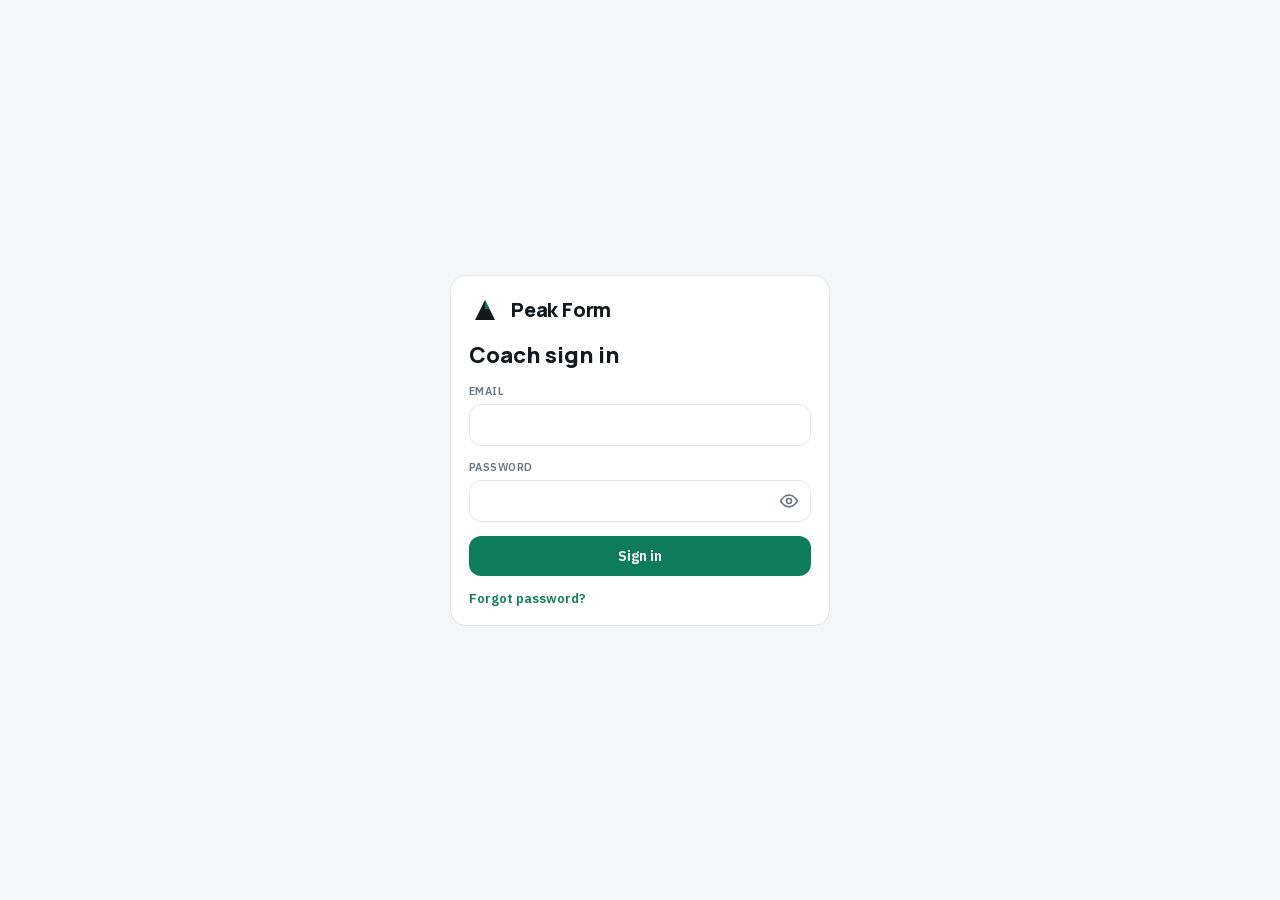
<file: clients.html>
<!DOCTYPE html><html lang="en" class="QzyBAa_variable rkYhxa_variable"><head><meta name="robots" content="noindex"><meta charSet="utf-8"/><meta name="viewport" content="width=device-width, initial-scale=1"/><link rel="preload" href="/_next/static/media/03fc1b4a8d284b5e-s.p.0wiir8udbzjvx.woff2" as="font" crossorigin="" type="font/woff2"/><link rel="preload" href="/_next/static/media/a343f882a40d2cc9-s.p.0p-wng2nn8o-p.woff2" as="font" crossorigin="" type="font/woff2"/><link rel="stylesheet" href="/_next/static/chunks/2qtr9jtgc999s.css" data-precedence="next"/><link rel="preload" as="script" fetchPriority="low" href="/_next/static/chunks/1x6obpmlu1_c2.js"/><script src="/_next/static/chunks/1-nqmp1rl8kqt.js" async=""></script><script src="/_next/static/chunks/2khxl0v1q4i6n.js" async=""></script><script src="/_next/static/chunks/41lx7xb3-kr2e.js" async=""></script><script src="/_next/static/chunks/turbopack-3-ry682tkyiqk.js" async=""></script><script src="/_next/static/chunks/2_2irc24i1vkq.js" async=""></script><script src="/_next/static/chunks/342r7wo1l2xlj.js" async=""></script><script src="/_next/static/chunks/0p2nemubrj1a5.js" async=""></script><script src="/_next/static/chunks/3a4umsft3wfxq.js" async=""></script><title>Peak Form Coach</title><meta name="description" content="Peak Form coach dashboard"/><link rel="icon" href="/favicon.ico?favicon.117ezoe8m31dk.ico" sizes="48x48" type="image/x-icon"/><meta name="next-size-adjust" content=""/><script src="/_next/static/chunks/0cz1d0mv5g_q7.js" noModule=""></script></head><body><div hidden=""><!--$--><!--/$--></div><main class="center muted">Loading…</main><!--$--><!--/$--><script id="_R_">(globalThis["TURBOPACK"] || (globalThis["TURBOPACK"] = [])).push({"otherChunks":["static/chunks/1x6obpmlu1_c2.js","static/chunks/1-nqmp1rl8kqt.js","static/chunks/2khxl0v1q4i6n.js","static/chunks/41lx7xb3-kr2e.js"],"runtimeModuleIds":[94553]});</script><script src="/_next/static/chunks/1x6obpmlu1_c2.js" async=""></script><script>(self.__next_f=self.__next_f||[]).push([0])</script><script>self.__next_f.push([1,"1:\"$Sreact.fragment\"\n2:\"/_next/static/chunks/2_2irc24i1vkq.js\"\n3:I[39756,[\"$2\"],\"default\"]\n4:\"/_next/static/chunks/342r7wo1l2xlj.js\"\n5:\"/_next/static/chunks/0p2nemubrj1a5.js\"\n6:I[36743,[\"$2\",\"$4\",\"$5\"],\"default\"]\n7:I[37457,[\"$2\"],\"default\"]\n8:I[35199,[\"$2\"],\"TableLabels\"]\nc:I[47257,[\"$2\"],\"ClientPageRoot\"]\nd:\"/_next/static/chunks/3a4umsft3wfxq.js\"\ne:I[56070,[\"$2\",\"$d\",\"$5\"],\"default\"]\n11:I[97367,[\"$2\"],\"OutletBoundary\"]\n12:\"$Sreact.suspense\"\n14:\"ViewportBoundary\"\n15:I[97367,[\"$2\"],\"$14\"]\n17:\"MetadataBoundary\"\n18:I[97367,[\"$2\"],\"$17\"]\n1a:I[68027,[\"$2\"],\"default\",1]\n:HL[\"/_next/static/chunks/2qtr9jtgc999s.css\",\"style\"]\n:HL[\"/_next/static/media/03fc1b4a8d284b5e-s.p.0wiir8udbzjvx.woff2\",\"font\",{\"crossOrigin\":\"\",\"type\":\"font/woff2\"}]\n:HL[\"/_next/static/media/a343f882a40d2cc9-s.p.0p-wng2nn8o-p.woff2\",\"font\",{\"crossOrigin\":\"\",\"type\":\"font/woff2\"}]\na:X\nb:[[\"children\",{\"s\":\"__PAGE__\",\"h\":512,\"d\":{\"r\":[\"$\",\"$1\",\"c\",{\"children\":[[\"$\",\"$Lc\",null,{\"Component\":\"$e\",\"serverProvidedParams\":{\"searchParams\":{},\"params\":{},\"promises\":[\"$@f\",\"$@10\"]}}],[[\"$\",\"script\",\"script-0\",{\"src\":\"/_next/static/chunks/3a4umsft3wfxq.js\",\"async\":true,\"nonce\":\"$undefined\"}],[\"$\",\"script\",\"script-1\",{\"src\":\"/_next/static/chunks/0p2nemubrj1a5.js\",\"async\":true,\"nonce\":\"$undefined\"}]],[\"$\",\"$L11\",null,{\"children\":[\"$\",\"$12\",null,{\"name\":\"Next.MetadataOutlet\",\"children\":\"$@13\"}]}]]}],\"p\":false,\"v\":null}}]]\n9:[[\"children\",{\"s\":\"clients\",\"h\":512,\"d\":{\"r\":[\"$\",\"$1\",\"c\",{\"children\":[null,[\"$\",\"$L3\",null,{\"parallelRouterKey\":\"children\",\"error\":\"$undefined\",\"errorStyles\":\"$undefined\",\"errorScripts\":\"$undefined\",\"template\":[\"$\",\"$L7\",null,{}],\"templateStyles\":\"$undefined\",\"templateScripts\":\"$undefined\",\"notFound\":\"$undefined\",\"forbidden\":\"$undefined\",\"unauthorized\":\"$undefined\"}]]}],\"p\":false,\"v\":\"$a\"},\"c\":\"$Qb\"}]]\n0:{\"P\":null,\"c\":[\"\",\"clients\"],\"q\":\"\",\"i\":false,\"t\":{\"t\":{\"s\":\"\",\"h\":528,\"d\":{\"r\":[\"$\",\"$1\",\"c\",{\"children\":[[[\"$\",\"link\",\"0\",{\"rel\":\"stylesheet\",\"href\":\"/_next/static/chunks/2qtr9jtgc999s.css\",\"precedence\":\"next\",\"crossOrigin\":\"$undefined\",\"nonce\":\"$undefined\"}],[\"$\",\"script\",\"script-0\",{\"src\":\"/_next/static/chunks/2_2irc24i1vkq.js\",\"async\":true,\"nonce\":\"$undefined\"}]],[\"$\",\"html\",null,{\"lang\":\"en\",\"className\":\"QzyBAa_variable rkYhxa_variable\",\"children\":[\"$\",\"body\",null,{\"children\":[[\"$\",\"$L3\",null,{\"parallelRouterKey\":\"children\",\"error\":\"$6\",\"errorStyles\":[],\"errorScripts\":[[\"$\",\"script\",\"script-0\",{\"src\":\"/_next/static/chunks/342r7wo1l2xlj.js\",\"async\":true,\"nonce\":\"$undefined\"}],[\"$\",\"script\",\"script-1\",{\"src\":\"/_next/static/chunks/0p2nemubrj1a5.js\",\"async\":true,\"nonce\":\"$undefined\"}]],\"template\":[\"$\",\"$L7\",null,{}],\"templateStyles\":\"$undefined\",\"templateScripts\":\"$undefined\",\"notFound\":[[[\"$\",\"title\",null,{\"children\":\"404: This page could not be found.\"}],[\"$\",\"div\",null,{\"style\":{\"fontFamily\":\"system-ui,\\\"Segoe UI\\\",Roboto,Helvetica,Arial,sans-serif,\\\"Apple Color Emoji\\\",\\\"Segoe UI Emoji\\\"\",\"height\":\"100vh\",\"textAlign\":\"center\",\"display\":\"flex\",\"flexDirection\":\"column\",\"alignItems\":\"center\",\"justifyContent\":\"center\"},\"children\":[\"$\",\"div\",null,{\"children\":[[\"$\",\"style\",null,{\"dangerouslySetInnerHTML\":{\"__html\":\"body{color:#000;background:#fff;margin:0}.next-error-h1{border-right:1px solid rgba(0,0,0,.3)}@media (prefers-color-scheme:dark){body{color:#fff;background:#000}.next-error-h1{border-right:1px solid rgba(255,255,255,.3)}}\"}}],[\"$\",\"h1\",null,{\"className\":\"next-error-h1\",\"style\":{\"display\":\"inline-block\",\"margin\":\"0 20px 0 0\",\"padding\":\"0 23px 0 0\",\"fontSize\":24,\"fontWeight\":500,\"verticalAlign\":\"top\",\"lineHeight\":\"49px\"},\"children\":404}],[\"$\",\"div\",null,{\"style\":{\"display\":\"inline-block\"},\"children\":[\"$\",\"h2\",null,{\"style\":{\"fontSize\":14,\"fontWeight\":400,\"lineHeight\":\"49px\",\"margin\":0},\"children\":\"This page could not be found.\"}]}]]}]}]],[]],\"forbidden\":\"$undefined\",\"unauthorized\":\"$undefined\"}],[\"$\",\"$L8\",null,{}]]}]}]]}],\"p\":false,\"v\":null},\"c\":\"$Q9\"},\"h\":{\"r\":[\"$\",\"$1\",\"h\",{\"children\":[null,[\"$\",\"$L15\",null,{\"children\":\"$L16\"}],[\"$\",\"$L18\",null,{\"children\":[[\"$\",\"div\",null,{\"hidden\":true,\"children\":[\"$\",\"$12\",null,{\"name\":\"Next.Metadata\",\"children\":\"$L19\"}]}],null]}],[\"$\",\"meta\",null,{\"name\":\"next-size-adjust\",\"content\":\"\"}]]}],\"p\":false,\"v\":null}},\"m\":\"$undefined\",\"G\":[\"$1a\",[[\"$\",\"link\",\"0\",{\"rel\":\"stylesheet\",\"href\":\"/_next/static/chunks/2qtr9jtgc999s.css\",\"precedence\":\"next\",\"crossOrigin\":\"$undefined\",\"nonce\":\"$undefined\"}]]],\"S\":true,\"r\":\"$undefined\",\"s\":\"$undefined\",\"a\":\"$undefined\",\"l\":\"$undefined\",\"p\":\"$undefined\",\"d\":\"$undefined\",\"b\":\"rlcy7QIGnU2R40ajw-FE4\"}\na:C\nf:{}\n10:\"$b:0:1:d:r:props:children:0:props:serverProvidedParams:params\"\n16:[[\"$\",\"meta\",\"0\",{\"charSet\":\"utf-8\"}],[\"$\",\"meta\",\"1\",{\"name\":\"viewport\",\"content\":\"width=device-width, initial-scale=1\"}]]\n1b:I[27201,[\"$2\"],\"IconMark\"]\n13:null\n19:[[\"$\",\"title\",\"0\",{\"children\":\"Peak Form Coach\"}],[\"$\",\"meta\",\"1\",{\"name\":\"description\",\"content\":\"Peak Form coach dashboard\"}],[\"$\",\"link\",\"2\",{\"rel\":\"icon\",\"href\":\"/favicon.ico?favicon.117ezoe8m31dk.ico\",\"sizes\":\"48x48\",\"type\":\"image/x-icon\"}],[\"$\",\"$L1b\",\"3\",{}]]\n"])</script></body></html>
</file>
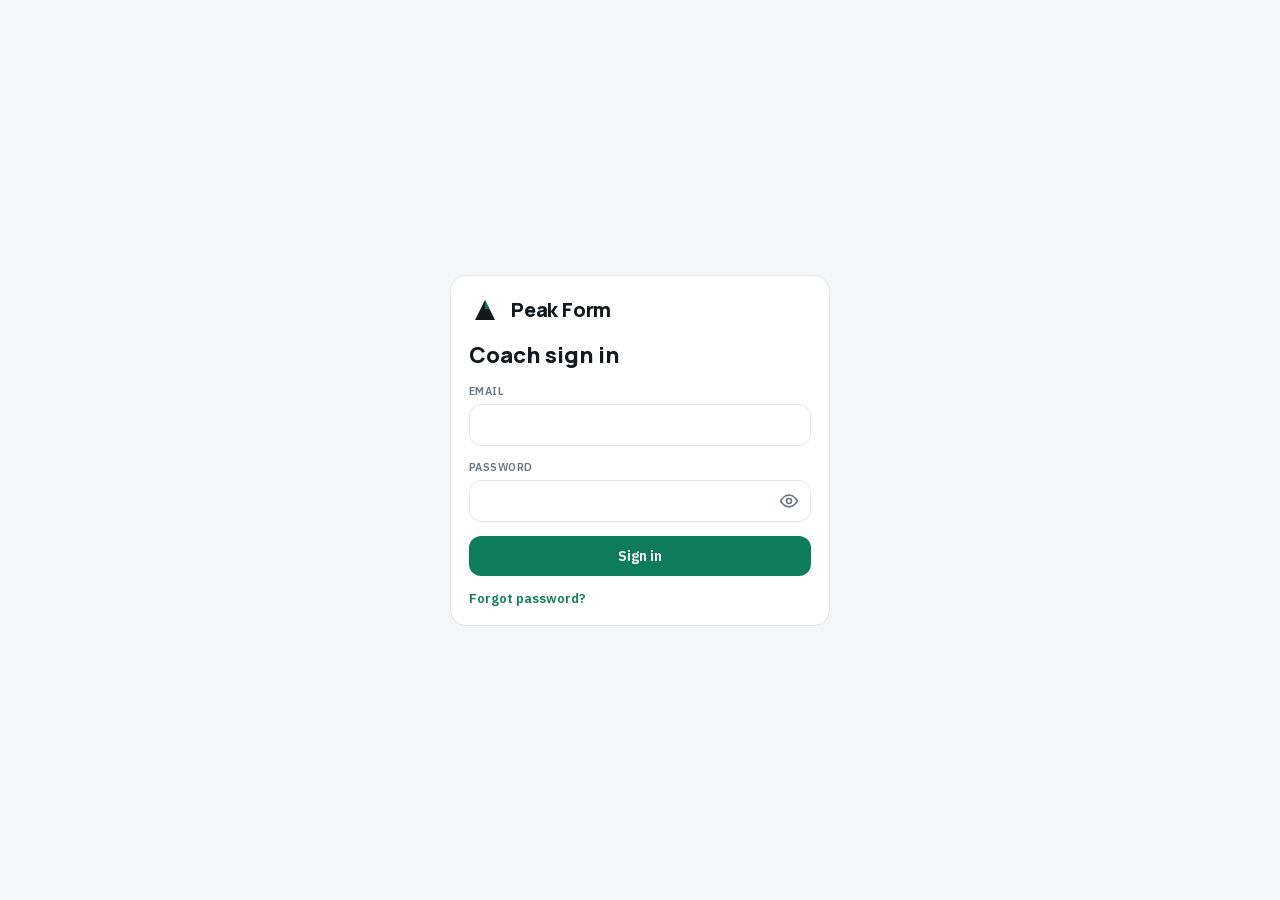
<file: login.html>
<!DOCTYPE html><html lang="en" class="QzyBAa_variable rkYhxa_variable"><head><meta name="robots" content="noindex"><meta charSet="utf-8"/><meta name="viewport" content="width=device-width, initial-scale=1"/><link rel="preload" href="/_next/static/media/03fc1b4a8d284b5e-s.p.0wiir8udbzjvx.woff2" as="font" crossorigin="" type="font/woff2"/><link rel="preload" href="/_next/static/media/a343f882a40d2cc9-s.p.0p-wng2nn8o-p.woff2" as="font" crossorigin="" type="font/woff2"/><link rel="stylesheet" href="/_next/static/chunks/2qtr9jtgc999s.css" data-precedence="next"/><link rel="preload" as="script" fetchPriority="low" href="/_next/static/chunks/1x6obpmlu1_c2.js"/><script src="/_next/static/chunks/1-nqmp1rl8kqt.js" async=""></script><script src="/_next/static/chunks/2khxl0v1q4i6n.js" async=""></script><script src="/_next/static/chunks/41lx7xb3-kr2e.js" async=""></script><script src="/_next/static/chunks/turbopack-3-ry682tkyiqk.js" async=""></script><script src="/_next/static/chunks/2_2irc24i1vkq.js" async=""></script><script src="/_next/static/chunks/342r7wo1l2xlj.js" async=""></script><script src="/_next/static/chunks/0p2nemubrj1a5.js" async=""></script><script src="/_next/static/chunks/1f4296woywkz-.js" async=""></script><title>Peak Form Coach</title><meta name="description" content="Peak Form coach dashboard"/><link rel="icon" href="/favicon.ico?favicon.117ezoe8m31dk.ico" sizes="48x48" type="image/x-icon"/><meta name="next-size-adjust" content=""/><script src="/_next/static/chunks/0cz1d0mv5g_q7.js" noModule=""></script></head><body><div hidden=""><!--$--><!--/$--></div><main class="center"><form id="peakform-coach-signin" name="peakform-coach-signin" class="card" style="width:100%;max-width:380px;box-sizing:border-box;display:grid;gap:14px"><div style="display:flex;align-items:center;gap:10px"><svg width="32" height="32" viewBox="0 0 64 64" aria-hidden="true"><path d="M32 12 L52 52 L12 52 Z" fill="#12181C"></path><path d="M32 12 L41 30 L32 30 Z" fill="#0E7C5A"></path></svg><span class="wordmark">Peak Form</span></div><h1 style="margin:0;font-size:22px;font-weight:800">Coach sign in</h1><label class="field"><span class="label">Email</span><input class="input" type="email" id="coach-email" autoComplete="section-peakform-coach username" required="" name="coach-email" value=""/></label><label class="field"><span class="label">Password</span><span style="position:relative;display:block"><input id="coach-password" autoComplete="section-peakform-coach current-password" required="" type="password" class="input" style="width:100%;padding-right:44px;box-sizing:border-box" name="coach-password" value=""/><button type="button" aria-label="Show password" style="position:absolute;right:6px;top:50%;transform:translateY(-50%);background:none;border:none;padding:6px;cursor:pointer;color:var(--text-secondary);display:grid"><svg width="20" height="20" viewBox="0 0 24 24" fill="none" stroke="currentColor" stroke-width="2" stroke-linecap="round" stroke-linejoin="round" aria-hidden="true"><path d="M2 12s3.6-7 10-7 10 7 10 7-3.6 7-10 7S2 12 2 12z"></path><circle cx="12" cy="12" r="3"></circle></svg></button></span></label><button class="btn">Sign in</button><button type="button" class="linklike dark">Forgot password?</button></form></main><!--$--><!--/$--><script id="_R_">(globalThis["TURBOPACK"] || (globalThis["TURBOPACK"] = [])).push({"otherChunks":["static/chunks/1x6obpmlu1_c2.js","static/chunks/1-nqmp1rl8kqt.js","static/chunks/2khxl0v1q4i6n.js","static/chunks/41lx7xb3-kr2e.js"],"runtimeModuleIds":[94553]});</script><script src="/_next/static/chunks/1x6obpmlu1_c2.js" async=""></script><script>(self.__next_f=self.__next_f||[]).push([0])</script><script>self.__next_f.push([1,"1:\"$Sreact.fragment\"\n2:\"/_next/static/chunks/2_2irc24i1vkq.js\"\n3:I[39756,[\"$2\"],\"default\"]\n4:\"/_next/static/chunks/342r7wo1l2xlj.js\"\n5:\"/_next/static/chunks/0p2nemubrj1a5.js\"\n6:I[36743,[\"$2\",\"$4\",\"$5\"],\"default\"]\n7:I[37457,[\"$2\"],\"default\"]\n8:I[35199,[\"$2\"],\"TableLabels\"]\nc:I[47257,[\"$2\"],\"ClientPageRoot\"]\nd:\"/_next/static/chunks/1f4296woywkz-.js\"\ne:I[62382,[\"$2\",\"$d\",\"$5\"],\"default\"]\n11:I[97367,[\"$2\"],\"OutletBoundary\"]\n12:\"$Sreact.suspense\"\n14:\"ViewportBoundary\"\n15:I[97367,[\"$2\"],\"$14\"]\n17:\"MetadataBoundary\"\n18:I[97367,[\"$2\"],\"$17\"]\n1a:I[68027,[\"$2\"],\"default\",1]\n:HL[\"/_next/static/chunks/2qtr9jtgc999s.css\",\"style\"]\n:HL[\"/_next/static/media/03fc1b4a8d284b5e-s.p.0wiir8udbzjvx.woff2\",\"font\",{\"crossOrigin\":\"\",\"type\":\"font/woff2\"}]\n:HL[\"/_next/static/media/a343f882a40d2cc9-s.p.0p-wng2nn8o-p.woff2\",\"font\",{\"crossOrigin\":\"\",\"type\":\"font/woff2\"}]\na:X\nb:[[\"children\",{\"s\":\"__PAGE__\",\"h\":512,\"d\":{\"r\":[\"$\",\"$1\",\"c\",{\"children\":[[\"$\",\"$Lc\",null,{\"Component\":\"$e\",\"serverProvidedParams\":{\"searchParams\":{},\"params\":{},\"promises\":[\"$@f\",\"$@10\"]}}],[[\"$\",\"script\",\"script-0\",{\"src\":\"/_next/static/chunks/1f4296woywkz-.js\",\"async\":true,\"nonce\":\"$undefined\"}],[\"$\",\"script\",\"script-1\",{\"src\":\"/_next/static/chunks/0p2nemubrj1a5.js\",\"async\":true,\"nonce\":\"$undefined\"}]],[\"$\",\"$L11\",null,{\"children\":[\"$\",\"$12\",null,{\"name\":\"Next.MetadataOutlet\",\"children\":\"$@13\"}]}]]}],\"p\":false,\"v\":null}}]]\n9:[[\"children\",{\"s\":\"login\",\"h\":512,\"d\":{\"r\":[\"$\",\"$1\",\"c\",{\"children\":[null,[\"$\",\"$L3\",null,{\"parallelRouterKey\":\"children\",\"error\":\"$undefined\",\"errorStyles\":\"$undefined\",\"errorScripts\":\"$undefined\",\"template\":[\"$\",\"$L7\",null,{}],\"templateStyles\":\"$undefined\",\"templateScripts\":\"$undefined\",\"notFound\":\"$undefined\",\"forbidden\":\"$undefined\",\"unauthorized\":\"$undefined\"}]]}],\"p\":false,\"v\":\"$a\"},\"c\":\"$Qb\"}]]\n0:{\"P\":null,\"c\":[\"\",\"login\"],\"q\":\"\",\"i\":false,\"t\":{\"t\":{\"s\":\"\",\"h\":528,\"d\":{\"r\":[\"$\",\"$1\",\"c\",{\"children\":[[[\"$\",\"link\",\"0\",{\"rel\":\"stylesheet\",\"href\":\"/_next/static/chunks/2qtr9jtgc999s.css\",\"precedence\":\"next\",\"crossOrigin\":\"$undefined\",\"nonce\":\"$undefined\"}],[\"$\",\"script\",\"script-0\",{\"src\":\"/_next/static/chunks/2_2irc24i1vkq.js\",\"async\":true,\"nonce\":\"$undefined\"}]],[\"$\",\"html\",null,{\"lang\":\"en\",\"className\":\"QzyBAa_variable rkYhxa_variable\",\"children\":[\"$\",\"body\",null,{\"children\":[[\"$\",\"$L3\",null,{\"parallelRouterKey\":\"children\",\"error\":\"$6\",\"errorStyles\":[],\"errorScripts\":[[\"$\",\"script\",\"script-0\",{\"src\":\"/_next/static/chunks/342r7wo1l2xlj.js\",\"async\":true,\"nonce\":\"$undefined\"}],[\"$\",\"script\",\"script-1\",{\"src\":\"/_next/static/chunks/0p2nemubrj1a5.js\",\"async\":true,\"nonce\":\"$undefined\"}]],\"template\":[\"$\",\"$L7\",null,{}],\"templateStyles\":\"$undefined\",\"templateScripts\":\"$undefined\",\"notFound\":[[[\"$\",\"title\",null,{\"children\":\"404: This page could not be found.\"}],[\"$\",\"div\",null,{\"style\":{\"fontFamily\":\"system-ui,\\\"Segoe UI\\\",Roboto,Helvetica,Arial,sans-serif,\\\"Apple Color Emoji\\\",\\\"Segoe UI Emoji\\\"\",\"height\":\"100vh\",\"textAlign\":\"center\",\"display\":\"flex\",\"flexDirection\":\"column\",\"alignItems\":\"center\",\"justifyContent\":\"center\"},\"children\":[\"$\",\"div\",null,{\"children\":[[\"$\",\"style\",null,{\"dangerouslySetInnerHTML\":{\"__html\":\"body{color:#000;background:#fff;margin:0}.next-error-h1{border-right:1px solid rgba(0,0,0,.3)}@media (prefers-color-scheme:dark){body{color:#fff;background:#000}.next-error-h1{border-right:1px solid rgba(255,255,255,.3)}}\"}}],[\"$\",\"h1\",null,{\"className\":\"next-error-h1\",\"style\":{\"display\":\"inline-block\",\"margin\":\"0 20px 0 0\",\"padding\":\"0 23px 0 0\",\"fontSize\":24,\"fontWeight\":500,\"verticalAlign\":\"top\",\"lineHeight\":\"49px\"},\"children\":404}],[\"$\",\"div\",null,{\"style\":{\"display\":\"inline-block\"},\"children\":[\"$\",\"h2\",null,{\"style\":{\"fontSize\":14,\"fontWeight\":400,\"lineHeight\":\"49px\",\"margin\":0},\"children\":\"This page could not be found.\"}]}]]}]}]],[]],\"forbidden\":\"$undefined\",\"unauthorized\":\"$undefined\"}],[\"$\",\"$L8\",null,{}]]}]}]]}],\"p\":false,\"v\":null},\"c\":\"$Q9\"},\"h\":{\"r\":[\"$\",\"$1\",\"h\",{\"children\":[null,[\"$\",\"$L15\",null,{\"children\":\"$L16\"}],[\"$\",\"$L18\",null,{\"children\":[[\"$\",\"div\",null,{\"hidden\":true,\"children\":[\"$\",\"$12\",null,{\"name\":\"Next.Metadata\",\"children\":\"$L19\"}]}],null]}],[\"$\",\"meta\",null,{\"name\":\"next-size-adjust\",\"content\":\"\"}]]}],\"p\":false,\"v\":null}},\"m\":\"$undefined\",\"G\":[\"$1a\",[[\"$\",\"link\",\"0\",{\"rel\":\"stylesheet\",\"href\":\"/_next/static/chunks/2qtr9jtgc999s.css\",\"precedence\":\"next\",\"crossOrigin\":\"$undefined\",\"nonce\":\"$undefined\"}]]],\"S\":true,\"r\":\"$undefined\",\"s\":\"$undefined\",\"a\":\"$undefined\",\"l\":\"$undefined\",\"p\":\"$undefined\",\"d\":\"$undefined\",\"b\":\"rlcy7QIGnU2R40ajw-FE4\"}\na:C\nf:{}\n10:\"$b:0:1:d:r:props:children:0:props:serverProvidedParams:params\"\n16:[[\"$\",\"meta\",\"0\",{\"charSet\":\"utf-8\"}],[\"$\",\"meta\",\"1\",{\"name\":\"viewport\",\"content\":\"width=device-width, initial-scale=1\"}]]\n1b:I[27201,[\"$2\"],\"IconMark\"]\n13:null\n19:[[\"$\",\"title\",\"0\",{\"children\":\"Peak Form Coach\"}],[\"$\",\"meta\",\"1\",{\"name\":\"description\",\"content\":\"Peak Form coach dashboard\"}],[\"$\",\"link\",\"2\",{\"rel\":\"icon\",\"href\":\"/favicon.ico?favicon.117ezoe8m31dk.ico\",\"sizes\":\"48x48\",\"type\":\"image/x-icon\"}],[\"$\",\"$L1b\",\"3\",{}]]\n"])</script></body></html>
</file>
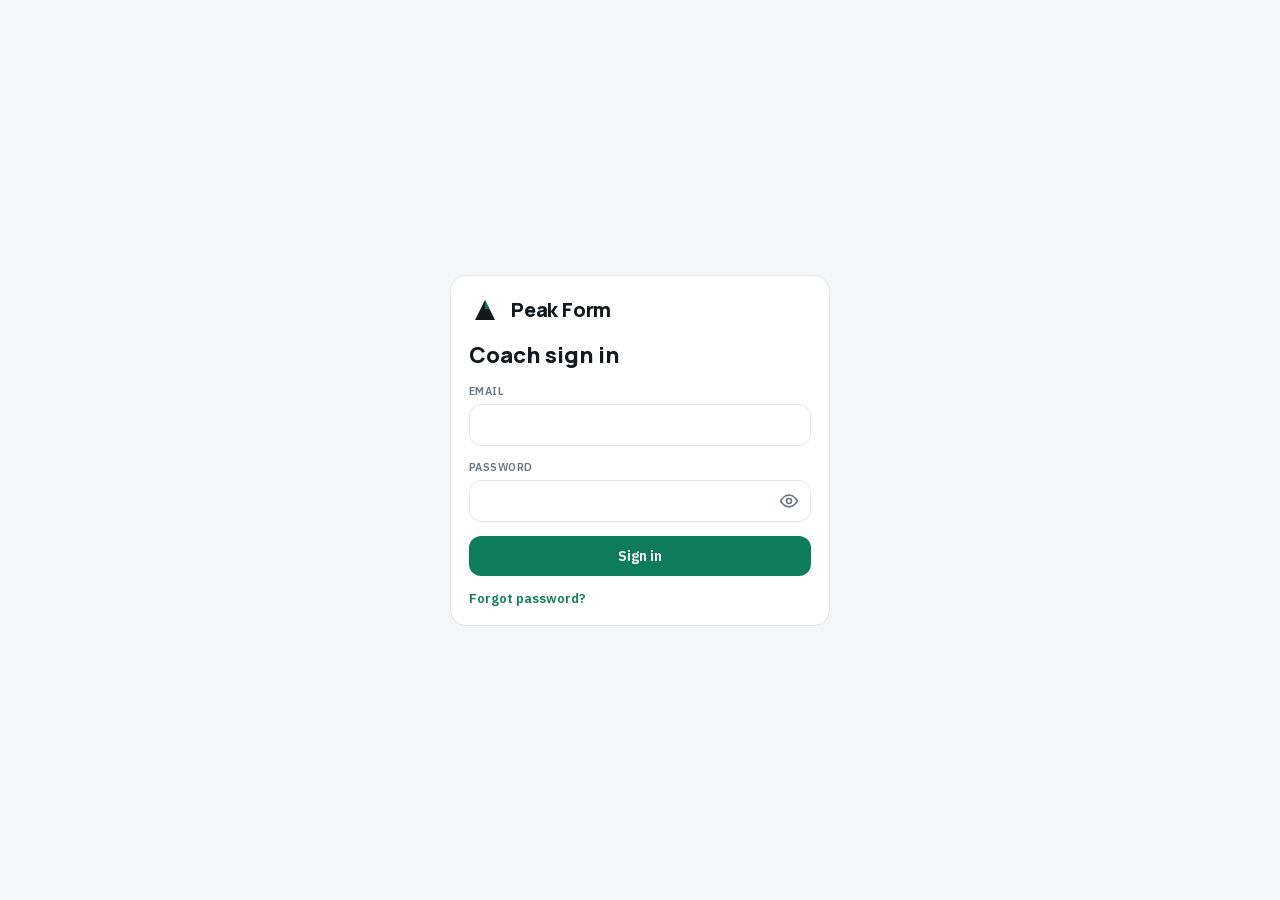
<file: programmes.html>
<!DOCTYPE html><html lang="en" class="QzyBAa_variable rkYhxa_variable"><head><meta name="robots" content="noindex"><meta charSet="utf-8"/><meta name="viewport" content="width=device-width, initial-scale=1"/><link rel="preload" href="/_next/static/media/03fc1b4a8d284b5e-s.p.0wiir8udbzjvx.woff2" as="font" crossorigin="" type="font/woff2"/><link rel="preload" href="/_next/static/media/a343f882a40d2cc9-s.p.0p-wng2nn8o-p.woff2" as="font" crossorigin="" type="font/woff2"/><link rel="stylesheet" href="/_next/static/chunks/2qtr9jtgc999s.css" data-precedence="next"/><link rel="preload" as="script" fetchPriority="low" href="/_next/static/chunks/1x6obpmlu1_c2.js"/><script src="/_next/static/chunks/1-nqmp1rl8kqt.js" async=""></script><script src="/_next/static/chunks/2khxl0v1q4i6n.js" async=""></script><script src="/_next/static/chunks/41lx7xb3-kr2e.js" async=""></script><script src="/_next/static/chunks/turbopack-3-ry682tkyiqk.js" async=""></script><script src="/_next/static/chunks/2_2irc24i1vkq.js" async=""></script><script src="/_next/static/chunks/342r7wo1l2xlj.js" async=""></script><script src="/_next/static/chunks/0p2nemubrj1a5.js" async=""></script><script src="/_next/static/chunks/1416rfs-7m64o.js" async=""></script><title>Peak Form Coach</title><meta name="description" content="Peak Form coach dashboard"/><link rel="icon" href="/favicon.ico?favicon.117ezoe8m31dk.ico" sizes="48x48" type="image/x-icon"/><meta name="next-size-adjust" content=""/><script src="/_next/static/chunks/0cz1d0mv5g_q7.js" noModule=""></script></head><body><div hidden=""><!--$--><!--/$--></div><main class="center muted">Loading…</main><!--$--><!--/$--><script id="_R_">(globalThis["TURBOPACK"] || (globalThis["TURBOPACK"] = [])).push({"otherChunks":["static/chunks/1x6obpmlu1_c2.js","static/chunks/1-nqmp1rl8kqt.js","static/chunks/2khxl0v1q4i6n.js","static/chunks/41lx7xb3-kr2e.js"],"runtimeModuleIds":[94553]});</script><script src="/_next/static/chunks/1x6obpmlu1_c2.js" async=""></script><script>(self.__next_f=self.__next_f||[]).push([0])</script><script>self.__next_f.push([1,"1:\"$Sreact.fragment\"\n2:\"/_next/static/chunks/2_2irc24i1vkq.js\"\n3:I[39756,[\"$2\"],\"default\"]\n4:\"/_next/static/chunks/342r7wo1l2xlj.js\"\n5:\"/_next/static/chunks/0p2nemubrj1a5.js\"\n6:I[36743,[\"$2\",\"$4\",\"$5\"],\"default\"]\n7:I[37457,[\"$2\"],\"default\"]\n8:I[35199,[\"$2\"],\"TableLabels\"]\nc:I[47257,[\"$2\"],\"ClientPageRoot\"]\nd:\"/_next/static/chunks/1416rfs-7m64o.js\"\ne:I[20645,[\"$2\",\"$d\",\"$5\"],\"default\"]\n11:I[97367,[\"$2\"],\"OutletBoundary\"]\n12:\"$Sreact.suspense\"\n14:\"ViewportBoundary\"\n15:I[97367,[\"$2\"],\"$14\"]\n17:\"MetadataBoundary\"\n18:I[97367,[\"$2\"],\"$17\"]\n1a:I[68027,[\"$2\"],\"default\",1]\n:HL[\"/_next/static/chunks/2qtr9jtgc999s.css\",\"style\"]\n:HL[\"/_next/static/media/03fc1b4a8d284b5e-s.p.0wiir8udbzjvx.woff2\",\"font\",{\"crossOrigin\":\"\",\"type\":\"font/woff2\"}]\n:HL[\"/_next/static/media/a343f882a40d2cc9-s.p.0p-wng2nn8o-p.woff2\",\"font\",{\"crossOrigin\":\"\",\"type\":\"font/woff2\"}]\na:X\nb:[[\"children\",{\"s\":\"__PAGE__\",\"h\":512,\"d\":{\"r\":[\"$\",\"$1\",\"c\",{\"children\":[[\"$\",\"$Lc\",null,{\"Component\":\"$e\",\"serverProvidedParams\":{\"searchParams\":{},\"params\":{},\"promises\":[\"$@f\",\"$@10\"]}}],[[\"$\",\"script\",\"script-0\",{\"src\":\"/_next/static/chunks/1416rfs-7m64o.js\",\"async\":true,\"nonce\":\"$undefined\"}],[\"$\",\"script\",\"script-1\",{\"src\":\"/_next/static/chunks/0p2nemubrj1a5.js\",\"async\":true,\"nonce\":\"$undefined\"}]],[\"$\",\"$L11\",null,{\"children\":[\"$\",\"$12\",null,{\"name\":\"Next.MetadataOutlet\",\"children\":\"$@13\"}]}]]}],\"p\":false,\"v\":null}}]]\n9:[[\"children\",{\"s\":\"programmes\",\"h\":512,\"d\":{\"r\":[\"$\",\"$1\",\"c\",{\"children\":[null,[\"$\",\"$L3\",null,{\"parallelRouterKey\":\"children\",\"error\":\"$undefined\",\"errorStyles\":\"$undefined\",\"errorScripts\":\"$undefined\",\"template\":[\"$\",\"$L7\",null,{}],\"templateStyles\":\"$undefined\",\"templateScripts\":\"$undefined\",\"notFound\":\"$undefined\",\"forbidden\":\"$undefined\",\"unauthorized\":\"$undefined\"}]]}],\"p\":false,\"v\":\"$a\"},\"c\":\"$Qb\"}]]\n0:{\"P\":null,\"c\":[\"\",\"programmes\"],\"q\":\"\",\"i\":false,\"t\":{\"t\":{\"s\":\"\",\"h\":528,\"d\":{\"r\":[\"$\",\"$1\",\"c\",{\"children\":[[[\"$\",\"link\",\"0\",{\"rel\":\"stylesheet\",\"href\":\"/_next/static/chunks/2qtr9jtgc999s.css\",\"precedence\":\"next\",\"crossOrigin\":\"$undefined\",\"nonce\":\"$undefined\"}],[\"$\",\"script\",\"script-0\",{\"src\":\"/_next/static/chunks/2_2irc24i1vkq.js\",\"async\":true,\"nonce\":\"$undefined\"}]],[\"$\",\"html\",null,{\"lang\":\"en\",\"className\":\"QzyBAa_variable rkYhxa_variable\",\"children\":[\"$\",\"body\",null,{\"children\":[[\"$\",\"$L3\",null,{\"parallelRouterKey\":\"children\",\"error\":\"$6\",\"errorStyles\":[],\"errorScripts\":[[\"$\",\"script\",\"script-0\",{\"src\":\"/_next/static/chunks/342r7wo1l2xlj.js\",\"async\":true,\"nonce\":\"$undefined\"}],[\"$\",\"script\",\"script-1\",{\"src\":\"/_next/static/chunks/0p2nemubrj1a5.js\",\"async\":true,\"nonce\":\"$undefined\"}]],\"template\":[\"$\",\"$L7\",null,{}],\"templateStyles\":\"$undefined\",\"templateScripts\":\"$undefined\",\"notFound\":[[[\"$\",\"title\",null,{\"children\":\"404: This page could not be found.\"}],[\"$\",\"div\",null,{\"style\":{\"fontFamily\":\"system-ui,\\\"Segoe UI\\\",Roboto,Helvetica,Arial,sans-serif,\\\"Apple Color Emoji\\\",\\\"Segoe UI Emoji\\\"\",\"height\":\"100vh\",\"textAlign\":\"center\",\"display\":\"flex\",\"flexDirection\":\"column\",\"alignItems\":\"center\",\"justifyContent\":\"center\"},\"children\":[\"$\",\"div\",null,{\"children\":[[\"$\",\"style\",null,{\"dangerouslySetInnerHTML\":{\"__html\":\"body{color:#000;background:#fff;margin:0}.next-error-h1{border-right:1px solid rgba(0,0,0,.3)}@media (prefers-color-scheme:dark){body{color:#fff;background:#000}.next-error-h1{border-right:1px solid rgba(255,255,255,.3)}}\"}}],[\"$\",\"h1\",null,{\"className\":\"next-error-h1\",\"style\":{\"display\":\"inline-block\",\"margin\":\"0 20px 0 0\",\"padding\":\"0 23px 0 0\",\"fontSize\":24,\"fontWeight\":500,\"verticalAlign\":\"top\",\"lineHeight\":\"49px\"},\"children\":404}],[\"$\",\"div\",null,{\"style\":{\"display\":\"inline-block\"},\"children\":[\"$\",\"h2\",null,{\"style\":{\"fontSize\":14,\"fontWeight\":400,\"lineHeight\":\"49px\",\"margin\":0},\"children\":\"This page could not be found.\"}]}]]}]}]],[]],\"forbidden\":\"$undefined\",\"unauthorized\":\"$undefined\"}],[\"$\",\"$L8\",null,{}]]}]}]]}],\"p\":false,\"v\":null},\"c\":\"$Q9\"},\"h\":{\"r\":[\"$\",\"$1\",\"h\",{\"children\":[null,[\"$\",\"$L15\",null,{\"children\":\"$L16\"}],[\"$\",\"$L18\",null,{\"children\":[[\"$\",\"div\",null,{\"hidden\":true,\"children\":[\"$\",\"$12\",null,{\"name\":\"Next.Metadata\",\"children\":\"$L19\"}]}],null]}],[\"$\",\"meta\",null,{\"name\":\"next-size-adjust\",\"content\":\"\"}]]}],\"p\":false,\"v\":null}},\"m\":\"$undefined\",\"G\":[\"$1a\",[[\"$\",\"link\",\"0\",{\"rel\":\"stylesheet\",\"href\":\"/_next/static/chunks/2qtr9jtgc999s.css\",\"precedence\":\"next\",\"crossOrigin\":\"$undefined\",\"nonce\":\"$undefined\"}]]],\"S\":true,\"r\":\"$undefined\",\"s\":\"$undefined\",\"a\":\"$undefined\",\"l\":\"$undefined\",\"p\":\"$undefined\",\"d\":\"$undefined\",\"b\":\"rlcy7QIGnU2R40ajw-FE4\"}\na:C\nf:{}\n10:\"$b:0:1:d:r:props:children:0:props:serverProvidedParams:params\"\n16:[[\"$\",\"meta\",\"0\",{\"charSet\":\"utf-8\"}],[\"$\",\"meta\",\"1\",{\"name\":\"viewport\",\"content\":\"width=device-width, initial-scale=1\"}]]\n1b:I[27201,[\"$2\"],\"IconMark\"]\n13:null\n19:[[\"$\",\"title\",\"0\",{\"children\":\"Peak Form Coach\"}],[\"$\",\"meta\",\"1\",{\"name\":\"description\",\"content\":\"Peak Form coach dashboard\"}],[\"$\",\"link\",\"2\",{\"rel\":\"icon\",\"href\":\"/favicon.ico?favicon.117ezoe8m31dk.ico\",\"sizes\":\"48x48\",\"type\":\"image/x-icon\"}],[\"$\",\"$L1b\",\"3\",{}]]\n"])</script></body></html>
</file>
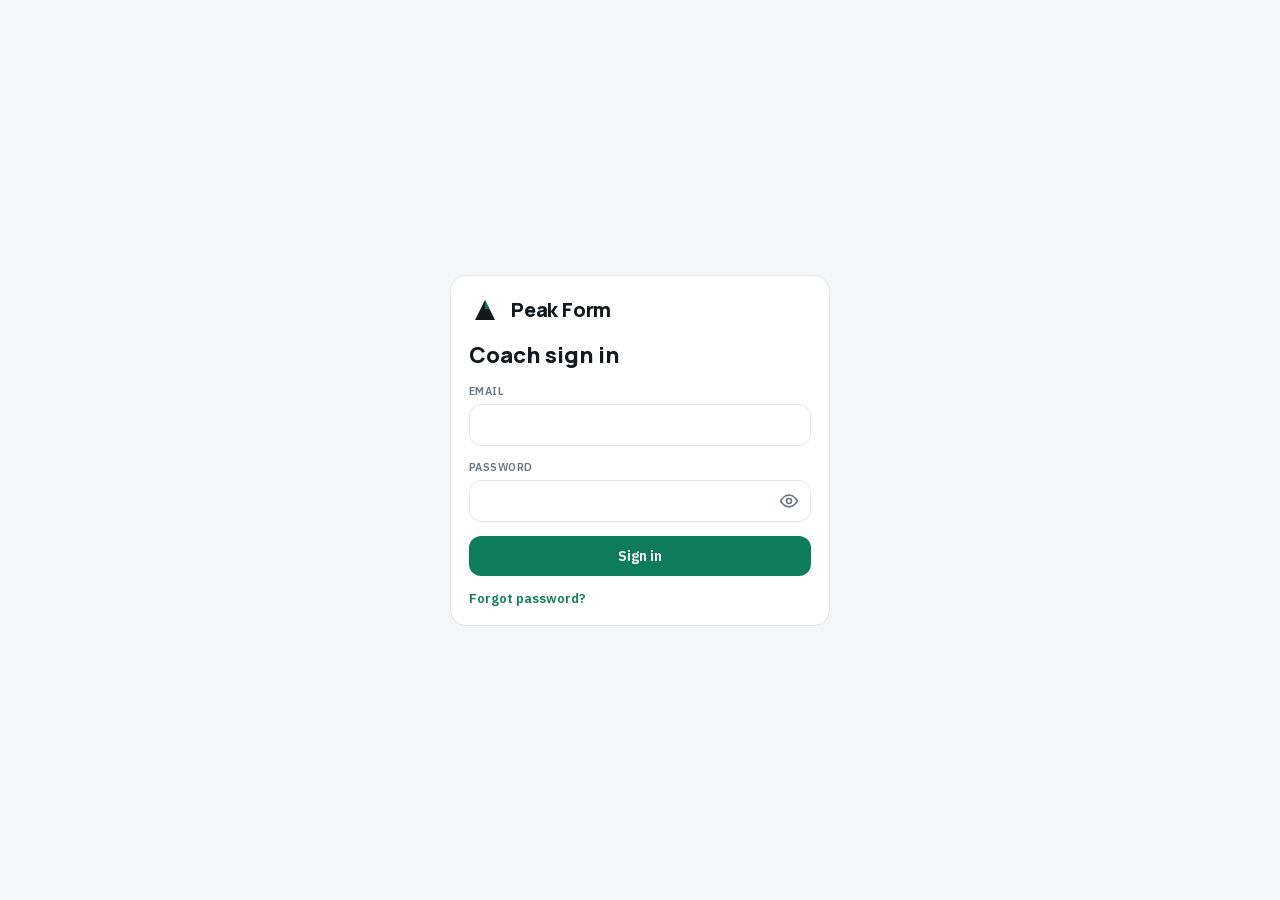
<file: settings.html>
<!DOCTYPE html><html lang="en" class="QzyBAa_variable rkYhxa_variable"><head><meta name="robots" content="noindex"><meta charSet="utf-8"/><meta name="viewport" content="width=device-width, initial-scale=1"/><link rel="preload" href="/_next/static/media/03fc1b4a8d284b5e-s.p.0wiir8udbzjvx.woff2" as="font" crossorigin="" type="font/woff2"/><link rel="preload" href="/_next/static/media/a343f882a40d2cc9-s.p.0p-wng2nn8o-p.woff2" as="font" crossorigin="" type="font/woff2"/><link rel="stylesheet" href="/_next/static/chunks/2qtr9jtgc999s.css" data-precedence="next"/><link rel="preload" as="script" fetchPriority="low" href="/_next/static/chunks/1x6obpmlu1_c2.js"/><script src="/_next/static/chunks/1-nqmp1rl8kqt.js" async=""></script><script src="/_next/static/chunks/2khxl0v1q4i6n.js" async=""></script><script src="/_next/static/chunks/41lx7xb3-kr2e.js" async=""></script><script src="/_next/static/chunks/turbopack-3-ry682tkyiqk.js" async=""></script><script src="/_next/static/chunks/2_2irc24i1vkq.js" async=""></script><script src="/_next/static/chunks/342r7wo1l2xlj.js" async=""></script><script src="/_next/static/chunks/0p2nemubrj1a5.js" async=""></script><script src="/_next/static/chunks/0m9fvwqd18hjk.js" async=""></script><title>Peak Form Coach</title><meta name="description" content="Peak Form coach dashboard"/><link rel="icon" href="/favicon.ico?favicon.117ezoe8m31dk.ico" sizes="48x48" type="image/x-icon"/><meta name="next-size-adjust" content=""/><script src="/_next/static/chunks/0cz1d0mv5g_q7.js" noModule=""></script></head><body><div hidden=""><!--$--><!--/$--></div><main class="center muted">Loading…</main><!--$--><!--/$--><script id="_R_">(globalThis["TURBOPACK"] || (globalThis["TURBOPACK"] = [])).push({"otherChunks":["static/chunks/1x6obpmlu1_c2.js","static/chunks/1-nqmp1rl8kqt.js","static/chunks/2khxl0v1q4i6n.js","static/chunks/41lx7xb3-kr2e.js"],"runtimeModuleIds":[94553]});</script><script src="/_next/static/chunks/1x6obpmlu1_c2.js" async=""></script><script>(self.__next_f=self.__next_f||[]).push([0])</script><script>self.__next_f.push([1,"1:\"$Sreact.fragment\"\n2:\"/_next/static/chunks/2_2irc24i1vkq.js\"\n3:I[39756,[\"$2\"],\"default\"]\n4:\"/_next/static/chunks/342r7wo1l2xlj.js\"\n5:\"/_next/static/chunks/0p2nemubrj1a5.js\"\n6:I[36743,[\"$2\",\"$4\",\"$5\"],\"default\"]\n7:I[37457,[\"$2\"],\"default\"]\n8:I[35199,[\"$2\"],\"TableLabels\"]\nc:I[47257,[\"$2\"],\"ClientPageRoot\"]\nd:\"/_next/static/chunks/0m9fvwqd18hjk.js\"\ne:I[49281,[\"$2\",\"$d\",\"$5\"],\"default\"]\n11:I[97367,[\"$2\"],\"OutletBoundary\"]\n12:\"$Sreact.suspense\"\n14:\"ViewportBoundary\"\n15:I[97367,[\"$2\"],\"$14\"]\n17:\"MetadataBoundary\"\n18:I[97367,[\"$2\"],\"$17\"]\n1a:I[68027,[\"$2\"],\"default\",1]\n:HL[\"/_next/static/chunks/2qtr9jtgc999s.css\",\"style\"]\n:HL[\"/_next/static/media/03fc1b4a8d284b5e-s.p.0wiir8udbzjvx.woff2\",\"font\",{\"crossOrigin\":\"\",\"type\":\"font/woff2\"}]\n:HL[\"/_next/static/media/a343f882a40d2cc9-s.p.0p-wng2nn8o-p.woff2\",\"font\",{\"crossOrigin\":\"\",\"type\":\"font/woff2\"}]\na:X\nb:[[\"children\",{\"s\":\"__PAGE__\",\"h\":512,\"d\":{\"r\":[\"$\",\"$1\",\"c\",{\"children\":[[\"$\",\"$Lc\",null,{\"Component\":\"$e\",\"serverProvidedParams\":{\"searchParams\":{},\"params\":{},\"promises\":[\"$@f\",\"$@10\"]}}],[[\"$\",\"script\",\"script-0\",{\"src\":\"/_next/static/chunks/0m9fvwqd18hjk.js\",\"async\":true,\"nonce\":\"$undefined\"}],[\"$\",\"script\",\"script-1\",{\"src\":\"/_next/static/chunks/0p2nemubrj1a5.js\",\"async\":true,\"nonce\":\"$undefined\"}]],[\"$\",\"$L11\",null,{\"children\":[\"$\",\"$12\",null,{\"name\":\"Next.MetadataOutlet\",\"children\":\"$@13\"}]}]]}],\"p\":false,\"v\":null}}]]\n9:[[\"children\",{\"s\":\"settings\",\"h\":512,\"d\":{\"r\":[\"$\",\"$1\",\"c\",{\"children\":[null,[\"$\",\"$L3\",null,{\"parallelRouterKey\":\"children\",\"error\":\"$undefined\",\"errorStyles\":\"$undefined\",\"errorScripts\":\"$undefined\",\"template\":[\"$\",\"$L7\",null,{}],\"templateStyles\":\"$undefined\",\"templateScripts\":\"$undefined\",\"notFound\":\"$undefined\",\"forbidden\":\"$undefined\",\"unauthorized\":\"$undefined\"}]]}],\"p\":false,\"v\":\"$a\"},\"c\":\"$Qb\"}]]\n0:{\"P\":null,\"c\":[\"\",\"settings\"],\"q\":\"\",\"i\":false,\"t\":{\"t\":{\"s\":\"\",\"h\":528,\"d\":{\"r\":[\"$\",\"$1\",\"c\",{\"children\":[[[\"$\",\"link\",\"0\",{\"rel\":\"stylesheet\",\"href\":\"/_next/static/chunks/2qtr9jtgc999s.css\",\"precedence\":\"next\",\"crossOrigin\":\"$undefined\",\"nonce\":\"$undefined\"}],[\"$\",\"script\",\"script-0\",{\"src\":\"/_next/static/chunks/2_2irc24i1vkq.js\",\"async\":true,\"nonce\":\"$undefined\"}]],[\"$\",\"html\",null,{\"lang\":\"en\",\"className\":\"QzyBAa_variable rkYhxa_variable\",\"children\":[\"$\",\"body\",null,{\"children\":[[\"$\",\"$L3\",null,{\"parallelRouterKey\":\"children\",\"error\":\"$6\",\"errorStyles\":[],\"errorScripts\":[[\"$\",\"script\",\"script-0\",{\"src\":\"/_next/static/chunks/342r7wo1l2xlj.js\",\"async\":true,\"nonce\":\"$undefined\"}],[\"$\",\"script\",\"script-1\",{\"src\":\"/_next/static/chunks/0p2nemubrj1a5.js\",\"async\":true,\"nonce\":\"$undefined\"}]],\"template\":[\"$\",\"$L7\",null,{}],\"templateStyles\":\"$undefined\",\"templateScripts\":\"$undefined\",\"notFound\":[[[\"$\",\"title\",null,{\"children\":\"404: This page could not be found.\"}],[\"$\",\"div\",null,{\"style\":{\"fontFamily\":\"system-ui,\\\"Segoe UI\\\",Roboto,Helvetica,Arial,sans-serif,\\\"Apple Color Emoji\\\",\\\"Segoe UI Emoji\\\"\",\"height\":\"100vh\",\"textAlign\":\"center\",\"display\":\"flex\",\"flexDirection\":\"column\",\"alignItems\":\"center\",\"justifyContent\":\"center\"},\"children\":[\"$\",\"div\",null,{\"children\":[[\"$\",\"style\",null,{\"dangerouslySetInnerHTML\":{\"__html\":\"body{color:#000;background:#fff;margin:0}.next-error-h1{border-right:1px solid rgba(0,0,0,.3)}@media (prefers-color-scheme:dark){body{color:#fff;background:#000}.next-error-h1{border-right:1px solid rgba(255,255,255,.3)}}\"}}],[\"$\",\"h1\",null,{\"className\":\"next-error-h1\",\"style\":{\"display\":\"inline-block\",\"margin\":\"0 20px 0 0\",\"padding\":\"0 23px 0 0\",\"fontSize\":24,\"fontWeight\":500,\"verticalAlign\":\"top\",\"lineHeight\":\"49px\"},\"children\":404}],[\"$\",\"div\",null,{\"style\":{\"display\":\"inline-block\"},\"children\":[\"$\",\"h2\",null,{\"style\":{\"fontSize\":14,\"fontWeight\":400,\"lineHeight\":\"49px\",\"margin\":0},\"children\":\"This page could not be found.\"}]}]]}]}]],[]],\"forbidden\":\"$undefined\",\"unauthorized\":\"$undefined\"}],[\"$\",\"$L8\",null,{}]]}]}]]}],\"p\":false,\"v\":null},\"c\":\"$Q9\"},\"h\":{\"r\":[\"$\",\"$1\",\"h\",{\"children\":[null,[\"$\",\"$L15\",null,{\"children\":\"$L16\"}],[\"$\",\"$L18\",null,{\"children\":[[\"$\",\"div\",null,{\"hidden\":true,\"children\":[\"$\",\"$12\",null,{\"name\":\"Next.Metadata\",\"children\":\"$L19\"}]}],null]}],[\"$\",\"meta\",null,{\"name\":\"next-size-adjust\",\"content\":\"\"}]]}],\"p\":false,\"v\":null}},\"m\":\"$undefined\",\"G\":[\"$1a\",[[\"$\",\"link\",\"0\",{\"rel\":\"stylesheet\",\"href\":\"/_next/static/chunks/2qtr9jtgc999s.css\",\"precedence\":\"next\",\"crossOrigin\":\"$undefined\",\"nonce\":\"$undefined\"}]]],\"S\":true,\"r\":\"$undefined\",\"s\":\"$undefined\",\"a\":\"$undefined\",\"l\":\"$undefined\",\"p\":\"$undefined\",\"d\":\"$undefined\",\"b\":\"rlcy7QIGnU2R40ajw-FE4\"}\na:C\nf:{}\n10:\"$b:0:1:d:r:props:children:0:props:serverProvidedParams:params\"\n16:[[\"$\",\"meta\",\"0\",{\"charSet\":\"utf-8\"}],[\"$\",\"meta\",\"1\",{\"name\":\"viewport\",\"content\":\"width=device-width, initial-scale=1\"}]]\n1b:I[27201,[\"$2\"],\"IconMark\"]\n13:null\n19:[[\"$\",\"title\",\"0\",{\"children\":\"Peak Form Coach\"}],[\"$\",\"meta\",\"1\",{\"name\":\"description\",\"content\":\"Peak Form coach dashboard\"}],[\"$\",\"link\",\"2\",{\"rel\":\"icon\",\"href\":\"/favicon.ico?favicon.117ezoe8m31dk.ico\",\"sizes\":\"48x48\",\"type\":\"image/x-icon\"}],[\"$\",\"$L1b\",\"3\",{}]]\n"])</script></body></html>
</file>
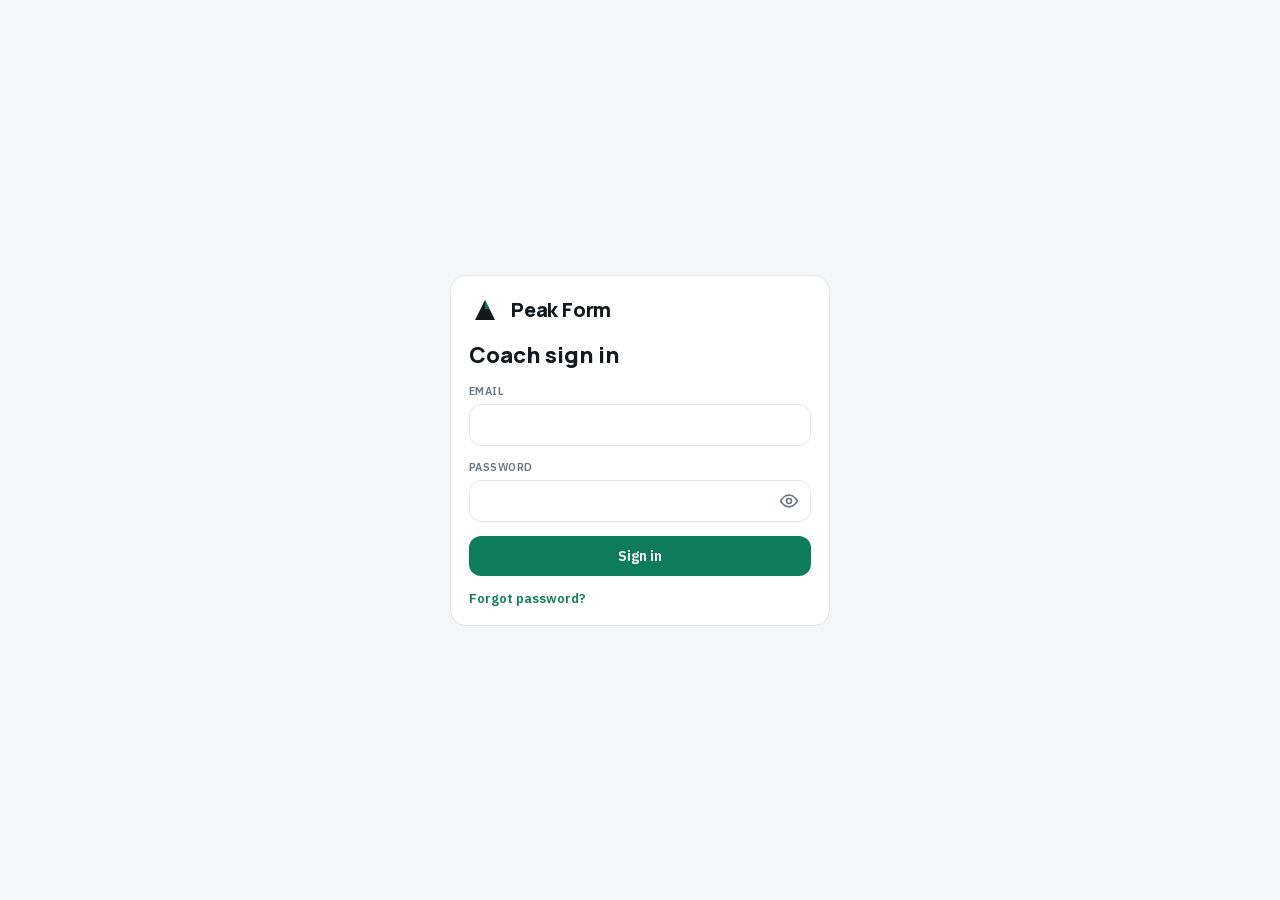
<file: today.html>
<!DOCTYPE html><html lang="en" class="QzyBAa_variable rkYhxa_variable"><head><meta name="robots" content="noindex"><meta charSet="utf-8"/><meta name="viewport" content="width=device-width, initial-scale=1"/><link rel="preload" href="/_next/static/media/03fc1b4a8d284b5e-s.p.0wiir8udbzjvx.woff2" as="font" crossorigin="" type="font/woff2"/><link rel="preload" href="/_next/static/media/a343f882a40d2cc9-s.p.0p-wng2nn8o-p.woff2" as="font" crossorigin="" type="font/woff2"/><link rel="stylesheet" href="/_next/static/chunks/2qtr9jtgc999s.css" data-precedence="next"/><link rel="preload" as="script" fetchPriority="low" href="/_next/static/chunks/1x6obpmlu1_c2.js"/><script src="/_next/static/chunks/1-nqmp1rl8kqt.js" async=""></script><script src="/_next/static/chunks/2khxl0v1q4i6n.js" async=""></script><script src="/_next/static/chunks/41lx7xb3-kr2e.js" async=""></script><script src="/_next/static/chunks/turbopack-3-ry682tkyiqk.js" async=""></script><script src="/_next/static/chunks/2_2irc24i1vkq.js" async=""></script><script src="/_next/static/chunks/342r7wo1l2xlj.js" async=""></script><script src="/_next/static/chunks/0p2nemubrj1a5.js" async=""></script><script src="/_next/static/chunks/3ww7lu4at22fi.js" async=""></script><title>Peak Form Coach</title><meta name="description" content="Peak Form coach dashboard"/><link rel="icon" href="/favicon.ico?favicon.117ezoe8m31dk.ico" sizes="48x48" type="image/x-icon"/><meta name="next-size-adjust" content=""/><script src="/_next/static/chunks/0cz1d0mv5g_q7.js" noModule=""></script></head><body><div hidden=""><!--$--><!--/$--></div><main class="center muted">Loading…</main><!--$--><!--/$--><script id="_R_">(globalThis["TURBOPACK"] || (globalThis["TURBOPACK"] = [])).push({"otherChunks":["static/chunks/1x6obpmlu1_c2.js","static/chunks/1-nqmp1rl8kqt.js","static/chunks/2khxl0v1q4i6n.js","static/chunks/41lx7xb3-kr2e.js"],"runtimeModuleIds":[94553]});</script><script src="/_next/static/chunks/1x6obpmlu1_c2.js" async=""></script><script>(self.__next_f=self.__next_f||[]).push([0])</script><script>self.__next_f.push([1,"1:\"$Sreact.fragment\"\n2:\"/_next/static/chunks/2_2irc24i1vkq.js\"\n3:I[39756,[\"$2\"],\"default\"]\n4:\"/_next/static/chunks/342r7wo1l2xlj.js\"\n5:\"/_next/static/chunks/0p2nemubrj1a5.js\"\n6:I[36743,[\"$2\",\"$4\",\"$5\"],\"default\"]\n7:I[37457,[\"$2\"],\"default\"]\n8:I[35199,[\"$2\"],\"TableLabels\"]\nc:I[47257,[\"$2\"],\"ClientPageRoot\"]\nd:\"/_next/static/chunks/3ww7lu4at22fi.js\"\ne:I[47938,[\"$2\",\"$d\",\"$5\"],\"default\"]\n11:I[97367,[\"$2\"],\"OutletBoundary\"]\n12:\"$Sreact.suspense\"\n14:\"ViewportBoundary\"\n15:I[97367,[\"$2\"],\"$14\"]\n17:\"MetadataBoundary\"\n18:I[97367,[\"$2\"],\"$17\"]\n1a:I[68027,[\"$2\"],\"default\",1]\n:HL[\"/_next/static/chunks/2qtr9jtgc999s.css\",\"style\"]\n:HL[\"/_next/static/media/03fc1b4a8d284b5e-s.p.0wiir8udbzjvx.woff2\",\"font\",{\"crossOrigin\":\"\",\"type\":\"font/woff2\"}]\n:HL[\"/_next/static/media/a343f882a40d2cc9-s.p.0p-wng2nn8o-p.woff2\",\"font\",{\"crossOrigin\":\"\",\"type\":\"font/woff2\"}]\na:X\nb:[[\"children\",{\"s\":\"__PAGE__\",\"h\":512,\"d\":{\"r\":[\"$\",\"$1\",\"c\",{\"children\":[[\"$\",\"$Lc\",null,{\"Component\":\"$e\",\"serverProvidedParams\":{\"searchParams\":{},\"params\":{},\"promises\":[\"$@f\",\"$@10\"]}}],[[\"$\",\"script\",\"script-0\",{\"src\":\"/_next/static/chunks/3ww7lu4at22fi.js\",\"async\":true,\"nonce\":\"$undefined\"}],[\"$\",\"script\",\"script-1\",{\"src\":\"/_next/static/chunks/0p2nemubrj1a5.js\",\"async\":true,\"nonce\":\"$undefined\"}]],[\"$\",\"$L11\",null,{\"children\":[\"$\",\"$12\",null,{\"name\":\"Next.MetadataOutlet\",\"children\":\"$@13\"}]}]]}],\"p\":false,\"v\":null}}]]\n9:[[\"children\",{\"s\":\"today\",\"h\":512,\"d\":{\"r\":[\"$\",\"$1\",\"c\",{\"children\":[null,[\"$\",\"$L3\",null,{\"parallelRouterKey\":\"children\",\"error\":\"$undefined\",\"errorStyles\":\"$undefined\",\"errorScripts\":\"$undefined\",\"template\":[\"$\",\"$L7\",null,{}],\"templateStyles\":\"$undefined\",\"templateScripts\":\"$undefined\",\"notFound\":\"$undefined\",\"forbidden\":\"$undefined\",\"unauthorized\":\"$undefined\"}]]}],\"p\":false,\"v\":\"$a\"},\"c\":\"$Qb\"}]]\n0:{\"P\":null,\"c\":[\"\",\"today\"],\"q\":\"\",\"i\":false,\"t\":{\"t\":{\"s\":\"\",\"h\":528,\"d\":{\"r\":[\"$\",\"$1\",\"c\",{\"children\":[[[\"$\",\"link\",\"0\",{\"rel\":\"stylesheet\",\"href\":\"/_next/static/chunks/2qtr9jtgc999s.css\",\"precedence\":\"next\",\"crossOrigin\":\"$undefined\",\"nonce\":\"$undefined\"}],[\"$\",\"script\",\"script-0\",{\"src\":\"/_next/static/chunks/2_2irc24i1vkq.js\",\"async\":true,\"nonce\":\"$undefined\"}]],[\"$\",\"html\",null,{\"lang\":\"en\",\"className\":\"QzyBAa_variable rkYhxa_variable\",\"children\":[\"$\",\"body\",null,{\"children\":[[\"$\",\"$L3\",null,{\"parallelRouterKey\":\"children\",\"error\":\"$6\",\"errorStyles\":[],\"errorScripts\":[[\"$\",\"script\",\"script-0\",{\"src\":\"/_next/static/chunks/342r7wo1l2xlj.js\",\"async\":true,\"nonce\":\"$undefined\"}],[\"$\",\"script\",\"script-1\",{\"src\":\"/_next/static/chunks/0p2nemubrj1a5.js\",\"async\":true,\"nonce\":\"$undefined\"}]],\"template\":[\"$\",\"$L7\",null,{}],\"templateStyles\":\"$undefined\",\"templateScripts\":\"$undefined\",\"notFound\":[[[\"$\",\"title\",null,{\"children\":\"404: This page could not be found.\"}],[\"$\",\"div\",null,{\"style\":{\"fontFamily\":\"system-ui,\\\"Segoe UI\\\",Roboto,Helvetica,Arial,sans-serif,\\\"Apple Color Emoji\\\",\\\"Segoe UI Emoji\\\"\",\"height\":\"100vh\",\"textAlign\":\"center\",\"display\":\"flex\",\"flexDirection\":\"column\",\"alignItems\":\"center\",\"justifyContent\":\"center\"},\"children\":[\"$\",\"div\",null,{\"children\":[[\"$\",\"style\",null,{\"dangerouslySetInnerHTML\":{\"__html\":\"body{color:#000;background:#fff;margin:0}.next-error-h1{border-right:1px solid rgba(0,0,0,.3)}@media (prefers-color-scheme:dark){body{color:#fff;background:#000}.next-error-h1{border-right:1px solid rgba(255,255,255,.3)}}\"}}],[\"$\",\"h1\",null,{\"className\":\"next-error-h1\",\"style\":{\"display\":\"inline-block\",\"margin\":\"0 20px 0 0\",\"padding\":\"0 23px 0 0\",\"fontSize\":24,\"fontWeight\":500,\"verticalAlign\":\"top\",\"lineHeight\":\"49px\"},\"children\":404}],[\"$\",\"div\",null,{\"style\":{\"display\":\"inline-block\"},\"children\":[\"$\",\"h2\",null,{\"style\":{\"fontSize\":14,\"fontWeight\":400,\"lineHeight\":\"49px\",\"margin\":0},\"children\":\"This page could not be found.\"}]}]]}]}]],[]],\"forbidden\":\"$undefined\",\"unauthorized\":\"$undefined\"}],[\"$\",\"$L8\",null,{}]]}]}]]}],\"p\":false,\"v\":null},\"c\":\"$Q9\"},\"h\":{\"r\":[\"$\",\"$1\",\"h\",{\"children\":[null,[\"$\",\"$L15\",null,{\"children\":\"$L16\"}],[\"$\",\"$L18\",null,{\"children\":[[\"$\",\"div\",null,{\"hidden\":true,\"children\":[\"$\",\"$12\",null,{\"name\":\"Next.Metadata\",\"children\":\"$L19\"}]}],null]}],[\"$\",\"meta\",null,{\"name\":\"next-size-adjust\",\"content\":\"\"}]]}],\"p\":false,\"v\":null}},\"m\":\"$undefined\",\"G\":[\"$1a\",[[\"$\",\"link\",\"0\",{\"rel\":\"stylesheet\",\"href\":\"/_next/static/chunks/2qtr9jtgc999s.css\",\"precedence\":\"next\",\"crossOrigin\":\"$undefined\",\"nonce\":\"$undefined\"}]]],\"S\":true,\"r\":\"$undefined\",\"s\":\"$undefined\",\"a\":\"$undefined\",\"l\":\"$undefined\",\"p\":\"$undefined\",\"d\":\"$undefined\",\"b\":\"rlcy7QIGnU2R40ajw-FE4\"}\na:C\nf:{}\n10:\"$b:0:1:d:r:props:children:0:props:serverProvidedParams:params\"\n16:[[\"$\",\"meta\",\"0\",{\"charSet\":\"utf-8\"}],[\"$\",\"meta\",\"1\",{\"name\":\"viewport\",\"content\":\"width=device-width, initial-scale=1\"}]]\n1b:I[27201,[\"$2\"],\"IconMark\"]\n13:null\n19:[[\"$\",\"title\",\"0\",{\"children\":\"Peak Form Coach\"}],[\"$\",\"meta\",\"1\",{\"name\":\"description\",\"content\":\"Peak Form coach dashboard\"}],[\"$\",\"link\",\"2\",{\"rel\":\"icon\",\"href\":\"/favicon.ico?favicon.117ezoe8m31dk.ico\",\"sizes\":\"48x48\",\"type\":\"image/x-icon\"}],[\"$\",\"$L1b\",\"3\",{}]]\n"])</script></body></html>
</file>
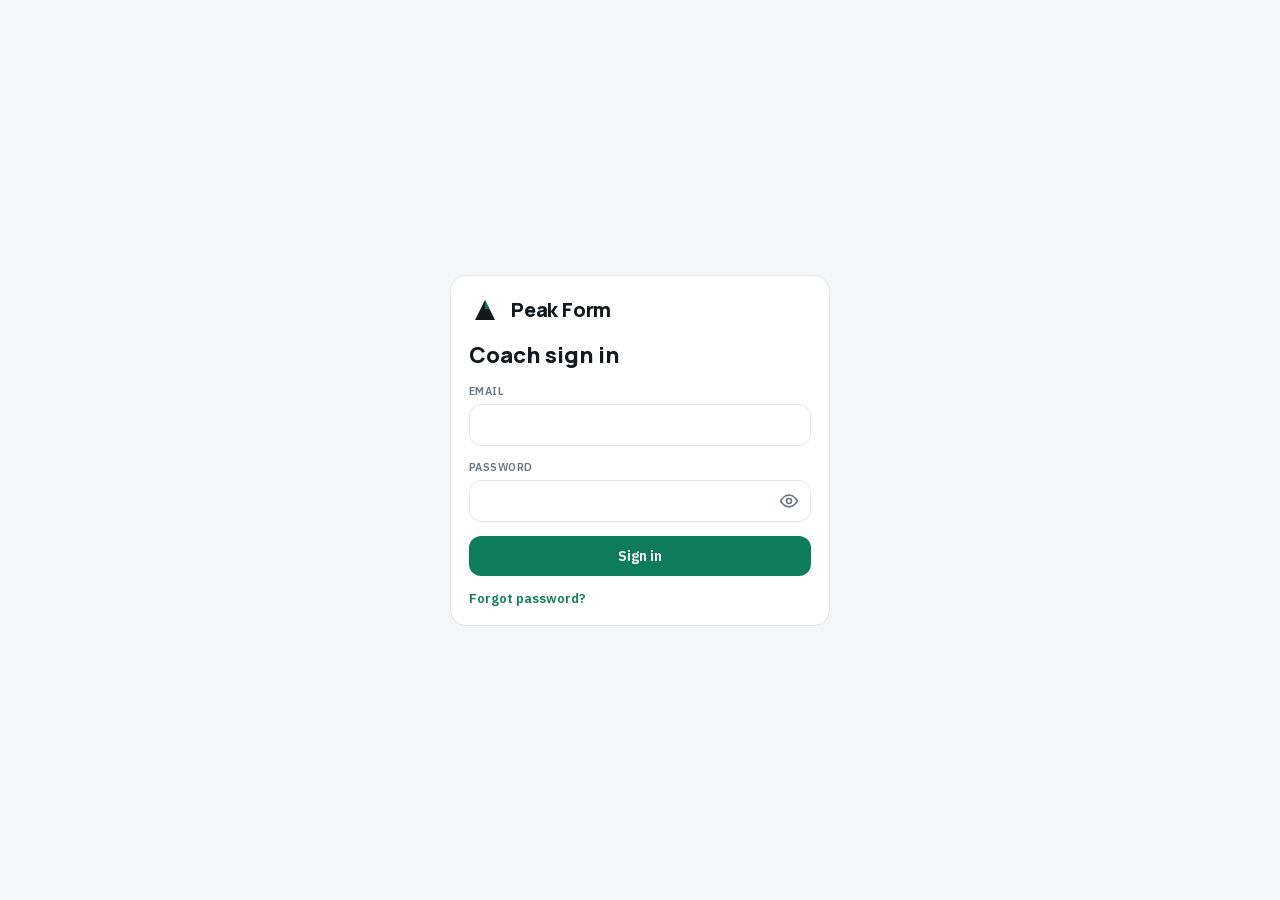
<file: clients/_.html>
<!DOCTYPE html><html lang="en" class="QzyBAa_variable rkYhxa_variable"><head><meta name="robots" content="noindex"><meta charSet="utf-8"/><meta name="viewport" content="width=device-width, initial-scale=1"/><link rel="preload" href="/_next/static/media/03fc1b4a8d284b5e-s.p.0wiir8udbzjvx.woff2" as="font" crossorigin="" type="font/woff2"/><link rel="preload" href="/_next/static/media/a343f882a40d2cc9-s.p.0p-wng2nn8o-p.woff2" as="font" crossorigin="" type="font/woff2"/><link rel="stylesheet" href="/_next/static/chunks/2qtr9jtgc999s.css" data-precedence="next"/><link rel="preload" as="script" fetchPriority="low" href="/_next/static/chunks/1x6obpmlu1_c2.js"/><script src="/_next/static/chunks/1-nqmp1rl8kqt.js" async=""></script><script src="/_next/static/chunks/2khxl0v1q4i6n.js" async=""></script><script src="/_next/static/chunks/41lx7xb3-kr2e.js" async=""></script><script src="/_next/static/chunks/turbopack-3-ry682tkyiqk.js" async=""></script><script src="/_next/static/chunks/2_2irc24i1vkq.js" async=""></script><script src="/_next/static/chunks/342r7wo1l2xlj.js" async=""></script><script src="/_next/static/chunks/0p2nemubrj1a5.js" async=""></script><script src="/_next/static/chunks/08l3y9rez5-4o.js" async=""></script><script src="/_next/static/chunks/030rswizw-0z7.js" async=""></script><script src="/_next/static/chunks/0eqf4tjtxlw1v.js" async=""></script><title>Peak Form Coach</title><meta name="description" content="Peak Form coach dashboard"/><link rel="icon" href="/favicon.ico?favicon.117ezoe8m31dk.ico" sizes="48x48" type="image/x-icon"/><meta name="next-size-adjust" content=""/><script src="/_next/static/chunks/0cz1d0mv5g_q7.js" noModule=""></script></head><body><div hidden=""><!--$--><!--/$--></div><main class="center muted">Loading…</main><!--$--><!--/$--><script id="_R_">(globalThis["TURBOPACK"] || (globalThis["TURBOPACK"] = [])).push({"otherChunks":["static/chunks/1x6obpmlu1_c2.js","static/chunks/1-nqmp1rl8kqt.js","static/chunks/2khxl0v1q4i6n.js","static/chunks/41lx7xb3-kr2e.js"],"runtimeModuleIds":[94553]});</script><script src="/_next/static/chunks/1x6obpmlu1_c2.js" async=""></script><script>(self.__next_f=self.__next_f||[]).push([0])</script><script>self.__next_f.push([1,"1:\"$Sreact.fragment\"\n2:\"/_next/static/chunks/2_2irc24i1vkq.js\"\n3:I[39756,[\"$2\"],\"default\"]\n4:\"/_next/static/chunks/342r7wo1l2xlj.js\"\n5:\"/_next/static/chunks/0p2nemubrj1a5.js\"\n6:I[36743,[\"$2\",\"$4\",\"$5\"],\"default\"]\n7:I[37457,[\"$2\"],\"default\"]\n8:I[35199,[\"$2\"],\"TableLabels\"]\nd:\"/_next/static/chunks/08l3y9rez5-4o.js\"\ne:\"/_next/static/chunks/030rswizw-0z7.js\"\nf:\"/_next/static/chunks/0eqf4tjtxlw1v.js\"\n10:I[31423,[\"$2\",\"$d\",\"$e\",\"$f\",\"$5\"],\"default\"]\n11:I[97367,[\"$2\"],\"OutletBoundary\"]\n12:\"$Sreact.suspense\"\n14:\"ViewportBoundary\"\n15:I[97367,[\"$2\"],\"$14\"]\n17:\"MetadataBoundary\"\n18:I[97367,[\"$2\"],\"$17\"]\n1a:I[68027,[\"$2\"],\"default\",1]\n:HL[\"/_next/static/chunks/2qtr9jtgc999s.css\",\"style\"]\n:HL[\"/_next/static/media/03fc1b4a8d284b5e-s.p.0wiir8udbzjvx.woff2\",\"font\",{\"crossOrigin\":\"\",\"type\":\"font/woff2\"}]\n:HL[\"/_next/static/media/a343f882a40d2cc9-s.p.0p-wng2nn8o-p.woff2\",\"font\",{\"crossOrigin\":\"\",\"type\":\"font/woff2\"}]\na:X\nc:[[\"children\",{\"s\":\"__PAGE__\",\"h\":512,\"d\":{\"r\":[\"$\",\"$1\",\"c\",{\"children\":[[\"$\",\"$L10\",null,{}],[[\"$\",\"script\",\"script-0\",{\"src\":\"/_next/static/chunks/08l3y9rez5-4o.js\",\"async\":true,\"nonce\":\"$undefined\"}],[\"$\",\"script\",\"script-1\",{\"src\":\"/_next/static/chunks/030rswizw-0z7.js\",\"async\":true,\"nonce\":\"$undefined\"}],[\"$\",\"script\",\"script-2\",{\"src\":\"/_next/static/chunks/0eqf4tjtxlw1v.js\",\"async\":true,\"nonce\":\"$undefined\"}],[\"$\",\"script\",\"script-3\",{\"src\":\"/_next/static/chunks/0p2nemubrj1a5.js\",\"async\":true,\"nonce\":\"$undefined\"}]],[\"$\",\"$L11\",null,{\"children\":[\"$\",\"$12\",null,{\"name\":\"Next.MetadataOutlet\",\"children\":\"$@13\"}]}]]}],\"p\":false,\"v\":null}}]]\nb:[[\"children\",{\"s\":{\"n\":\"id\",\"t\":\"d\",\"k\":\"_\",\"s\":[]},\"h\":512,\"d\":{\"r\":[\"$\",\"$1\",\"c\",{\"children\":[null,[\"$\",\"$L3\",null,{\"parallelRouterKey\":\"children\",\"error\":\"$undefined\",\"errorStyles\":\"$undefined\",\"errorScripts\":\"$undefined\",\"template\":[\"$\",\"$L7\",null,{}],\"templateStyles\":\"$undefined\",\"templateScripts\":\"$undefined\",\"notFound\":\"$undefined\",\"forbidden\":\"$undefined\",\"unauthorized\":\"$undefined\"}]]}],\"p\":false,\"v\":\"$a\"},\"c\":\"$Qc\"}]]\n9:[[\"children\",{\"s\":\"clients\",\"h\":512,\"d\":{\"r\":[\"$\",\"$1\",\"c\",{\"children\":[null,[\"$\",\"$L3\",null,{\"parallelRouterKey\":\"children\",\"error\":\"$undefined\",\"errorStyles\":\"$undefined\",\"errorScripts\":\"$undefined\",\"template\":[\"$\",\"$L7\",null,{}],\"templateStyles\":\"$undefined\",\"templateScripts\":\"$undefined\",\"notFound\":\"$undefined\",\"forbidden\":\"$undefined\",\"unauthorized\":\"$undefined\"}]]}],\"p\":false,\"v\":\"$a\"},\"c\":\"$Qb\"}]]\n0:{\"P\":null,\"c\":[\"\",\"clients\",\"_\"],\"q\":\"\",\"i\":false,\"t\":{\"t\":{\"s\":\"\",\"h\":528,\"d\":{\"r\":[\"$\",\"$1\",\"c\",{\"children\":[[[\"$\",\"link\",\"0\",{\"rel\":\"stylesheet\",\"href\":\"/_next/static/chunks/2qtr9jtgc999s.css\",\"precedence\":\"next\",\"crossOrigin\":\"$undefined\",\"nonce\":\"$undefined\"}],[\"$\",\"script\",\"script-0\",{\"src\":\"/_next/static/chunks/2_2irc24i1vkq.js\",\"async\":true,\"nonce\":\"$undefined\"}]],[\"$\",\"html\",null,{\"lang\":\"en\",\"className\":\"QzyBAa_variable rkYhxa_variable\",\"children\":[\"$\",\"body\",null,{\"children\":[[\"$\",\"$L3\",null,{\"parallelRouterKey\":\"children\",\"error\":\"$6\",\"errorStyles\":[],\"errorScripts\":[[\"$\",\"script\",\"script-0\",{\"src\":\"/_next/static/chunks/342r7wo1l2xlj.js\",\"async\":true,\"nonce\":\"$undefined\"}],[\"$\",\"script\",\"script-1\",{\"src\":\"/_next/static/chunks/0p2nemubrj1a5.js\",\"async\":true,\"nonce\":\"$undefined\"}]],\"template\":[\"$\",\"$L7\",null,{}],\"templateStyles\":\"$undefined\",\"templateScripts\":\"$undefined\",\"notFound\":[[[\"$\",\"title\",null,{\"children\":\"404: This page could not be found.\"}],[\"$\",\"div\",null,{\"style\":{\"fontFamily\":\"system-ui,\\\"Segoe UI\\\",Roboto,Helvetica,Arial,sans-serif,\\\"Apple Color Emoji\\\",\\\"Segoe UI Emoji\\\"\",\"height\":\"100vh\",\"textAlign\":\"center\",\"display\":\"flex\",\"flexDirection\":\"column\",\"alignItems\":\"center\",\"justifyContent\":\"center\"},\"children\":[\"$\",\"div\",null,{\"children\":[[\"$\",\"style\",null,{\"dangerouslySetInnerHTML\":{\"__html\":\"body{color:#000;background:#fff;margin:0}.next-error-h1{border-right:1px solid rgba(0,0,0,.3)}@media (prefers-color-scheme:dark){body{color:#fff;background:#000}.next-error-h1{border-right:1px solid rgba(255,255,255,.3)}}\"}}],[\"$\",\"h1\",null,{\"className\":\"next-error-h1\",\"style\":{\"display\":\"inline-block\",\"margin\":\"0 20px 0 0\",\"padding\":\"0 23px 0 0\",\"fontSize\":24,\"fontWeight\":500,\"verticalAlign\":\"top\",\"lineHeight\":\"49px\"},\"children\":404}],[\"$\",\"div\",null,{\"style\":{\"display\":\"inline-block\"},\"children\":[\"$\",\"h2\",null,{\"style\":{\"fontSize\":14,\"fontWeight\":400,\"lineHeight\":\"49px\",\"margin\":0},\"children\":\"This page could not be found.\"}]}]]}]}]],[]],\"forbidden\":\"$undefined\",\"unauthorized\":\"$undefined\"}],[\"$\",\"$L8\",null,{}]]}]}]]}],\"p\":false,\"v\":null},\"c\":\"$Q9\"},\"h\":{\"r\":[\"$\",\"$1\",\"h\",{\"children\":[null,[\"$\",\"$L15\",null,{\"children\":\"$L16\"}],[\"$\",\"$L18\",null,{\"children\":[[\"$\",\"div\",null,{\"hidden\":true,\"children\":[\"$\",\"$12\",null,{\"name\":\"Next.Metadata\",\"children\":\"$L19\"}]}],null]}],[\"$\",\"meta\",null,{\"name\":\"next-size-adjust\",\"content\":\"\"}]]}],\"p\":false,\"v\":null}},\"m\":\"$undefined\",\"G\":[\"$1a\",[[\"$\",\"link\",\"0\",{\"rel\":\"stylesheet\",\"href\":\"/_next/static/chunks/2qtr9jtgc999s.css\",\"precedence\":\"next\",\"crossOrigin\":\"$undefined\",\"nonce\":\"$undefined\"}]]],\"S\":true,\"r\":\"$undefined\",\"s\":\"$undefined\",\"a\":\"$undefined\",\"l\":\"$undefined\",\"p\":\"$undefined\",\"d\":\"$undefined\",\"b\":\"rlcy7QIGnU2R40ajw-FE4\"}\na:C\n16:[[\"$\",\"meta\",\"0\",{\"charSet\":\"utf-8\"}],[\"$\",\"meta\",\"1\",{\"name\":\"viewport\",\"content\":\"width=device-width, initial-scale=1\"}]]\n1b:I[27201,[\"$2\"],\"IconMark\"]\n13:null\n19:[[\"$\",\"title\",\"0\",{\"children\":\"Peak Form Coach\"}],[\"$\",\"meta\",\"1\",{\"name\":\"description\",\"content\":\"Peak Form coach dashboard\"}],[\"$\",\"link\",\"2\",{\"rel\":\"icon\",\"href\":\"/favicon.ico?favicon.117ezoe8m31dk.ico\",\"sizes\":\"48x48\",\"type\":\"image/x-icon\"}],[\"$\",\"$L1b\",\"3\",{}]]\n"])</script></body></html>
</file>
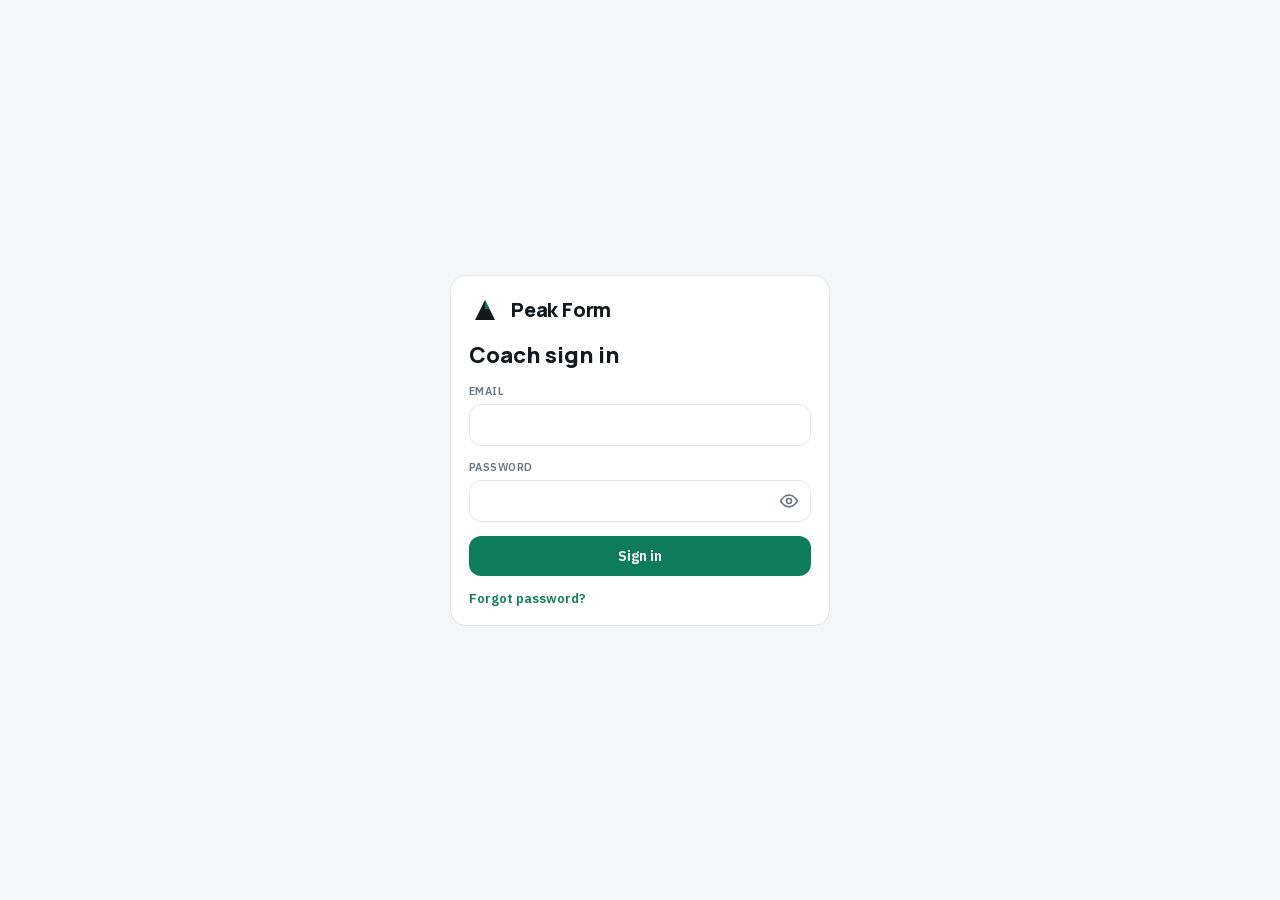
<file: programmes/_.html>
<!DOCTYPE html><html lang="en" class="QzyBAa_variable rkYhxa_variable"><head><meta name="robots" content="noindex"><meta charSet="utf-8"/><meta name="viewport" content="width=device-width, initial-scale=1"/><link rel="preload" href="/_next/static/media/03fc1b4a8d284b5e-s.p.0wiir8udbzjvx.woff2" as="font" crossorigin="" type="font/woff2"/><link rel="preload" href="/_next/static/media/a343f882a40d2cc9-s.p.0p-wng2nn8o-p.woff2" as="font" crossorigin="" type="font/woff2"/><link rel="stylesheet" href="/_next/static/chunks/2qtr9jtgc999s.css" data-precedence="next"/><link rel="preload" as="script" fetchPriority="low" href="/_next/static/chunks/1x6obpmlu1_c2.js"/><script src="/_next/static/chunks/1-nqmp1rl8kqt.js" async=""></script><script src="/_next/static/chunks/2khxl0v1q4i6n.js" async=""></script><script src="/_next/static/chunks/41lx7xb3-kr2e.js" async=""></script><script src="/_next/static/chunks/turbopack-3-ry682tkyiqk.js" async=""></script><script src="/_next/static/chunks/2_2irc24i1vkq.js" async=""></script><script src="/_next/static/chunks/342r7wo1l2xlj.js" async=""></script><script src="/_next/static/chunks/0p2nemubrj1a5.js" async=""></script><script src="/_next/static/chunks/08ujs2kri-xf_.js" async=""></script><script src="/_next/static/chunks/3v2yl09ei5bk7.js" async=""></script><title>Peak Form Coach</title><meta name="description" content="Peak Form coach dashboard"/><link rel="icon" href="/favicon.ico?favicon.117ezoe8m31dk.ico" sizes="48x48" type="image/x-icon"/><meta name="next-size-adjust" content=""/><script src="/_next/static/chunks/0cz1d0mv5g_q7.js" noModule=""></script></head><body><div hidden=""><!--$--><!--/$--></div><main class="center muted">Loading…</main><!--$--><!--/$--><script id="_R_">(globalThis["TURBOPACK"] || (globalThis["TURBOPACK"] = [])).push({"otherChunks":["static/chunks/1x6obpmlu1_c2.js","static/chunks/1-nqmp1rl8kqt.js","static/chunks/2khxl0v1q4i6n.js","static/chunks/41lx7xb3-kr2e.js"],"runtimeModuleIds":[94553]});</script><script src="/_next/static/chunks/1x6obpmlu1_c2.js" async=""></script><script>(self.__next_f=self.__next_f||[]).push([0])</script><script>self.__next_f.push([1,"1:\"$Sreact.fragment\"\n2:\"/_next/static/chunks/2_2irc24i1vkq.js\"\n3:I[39756,[\"$2\"],\"default\"]\n4:\"/_next/static/chunks/342r7wo1l2xlj.js\"\n5:\"/_next/static/chunks/0p2nemubrj1a5.js\"\n6:I[36743,[\"$2\",\"$4\",\"$5\"],\"default\"]\n7:I[37457,[\"$2\"],\"default\"]\n8:I[35199,[\"$2\"],\"TableLabels\"]\nd:\"/_next/static/chunks/08ujs2kri-xf_.js\"\ne:\"/_next/static/chunks/3v2yl09ei5bk7.js\"\nf:I[88681,[\"$2\",\"$d\",\"$5\",\"$e\"],\"default\"]\n10:I[97367,[\"$2\"],\"OutletBoundary\"]\n11:\"$Sreact.suspense\"\n13:\"ViewportBoundary\"\n14:I[97367,[\"$2\"],\"$13\"]\n16:\"MetadataBoundary\"\n17:I[97367,[\"$2\"],\"$16\"]\n19:I[68027,[\"$2\"],\"default\",1]\n:HL[\"/_next/static/chunks/2qtr9jtgc999s.css\",\"style\"]\n:HL[\"/_next/static/media/03fc1b4a8d284b5e-s.p.0wiir8udbzjvx.woff2\",\"font\",{\"crossOrigin\":\"\",\"type\":\"font/woff2\"}]\n:HL[\"/_next/static/media/a343f882a40d2cc9-s.p.0p-wng2nn8o-p.woff2\",\"font\",{\"crossOrigin\":\"\",\"type\":\"font/woff2\"}]\na:X\nc:[[\"children\",{\"s\":\"__PAGE__\",\"h\":512,\"d\":{\"r\":[\"$\",\"$1\",\"c\",{\"children\":[[\"$\",\"$Lf\",null,{}],[[\"$\",\"script\",\"script-0\",{\"src\":\"/_next/static/chunks/08ujs2kri-xf_.js\",\"async\":true,\"nonce\":\"$undefined\"}],[\"$\",\"script\",\"script-1\",{\"src\":\"/_next/static/chunks/0p2nemubrj1a5.js\",\"async\":true,\"nonce\":\"$undefined\"}],[\"$\",\"script\",\"script-2\",{\"src\":\"/_next/static/chunks/3v2yl09ei5bk7.js\",\"async\":true,\"nonce\":\"$undefined\"}]],[\"$\",\"$L10\",null,{\"children\":[\"$\",\"$11\",null,{\"name\":\"Next.MetadataOutlet\",\"children\":\"$@12\"}]}]]}],\"p\":false,\"v\":null}}]]\nb:[[\"children\",{\"s\":{\"n\":\"id\",\"t\":\"d\",\"k\":\"_\",\"s\":[]},\"h\":512,\"d\":{\"r\":[\"$\",\"$1\",\"c\",{\"children\":[null,[\"$\",\"$L3\",null,{\"parallelRouterKey\":\"children\",\"error\":\"$undefined\",\"errorStyles\":\"$undefined\",\"errorScripts\":\"$undefined\",\"template\":[\"$\",\"$L7\",null,{}],\"templateStyles\":\"$undefined\",\"templateScripts\":\"$undefined\",\"notFound\":\"$undefined\",\"forbidden\":\"$undefined\",\"unauthorized\":\"$undefined\"}]]}],\"p\":false,\"v\":\"$a\"},\"c\":\"$Qc\"}]]\n9:[[\"children\",{\"s\":\"programmes\",\"h\":512,\"d\":{\"r\":[\"$\",\"$1\",\"c\",{\"children\":[null,[\"$\",\"$L3\",null,{\"parallelRouterKey\":\"children\",\"error\":\"$undefined\",\"errorStyles\":\"$undefined\",\"errorScripts\":\"$undefined\",\"template\":[\"$\",\"$L7\",null,{}],\"templateStyles\":\"$undefined\",\"templateScripts\":\"$undefined\",\"notFound\":\"$undefined\",\"forbidden\":\"$undefined\",\"unauthorized\":\"$undefined\"}]]}],\"p\":false,\"v\":\"$a\"},\"c\":\"$Qb\"}]]\n0:{\"P\":null,\"c\":[\"\",\"programmes\",\"_\"],\"q\":\"\",\"i\":false,\"t\":{\"t\":{\"s\":\"\",\"h\":528,\"d\":{\"r\":[\"$\",\"$1\",\"c\",{\"children\":[[[\"$\",\"link\",\"0\",{\"rel\":\"stylesheet\",\"href\":\"/_next/static/chunks/2qtr9jtgc999s.css\",\"precedence\":\"next\",\"crossOrigin\":\"$undefined\",\"nonce\":\"$undefined\"}],[\"$\",\"script\",\"script-0\",{\"src\":\"/_next/static/chunks/2_2irc24i1vkq.js\",\"async\":true,\"nonce\":\"$undefined\"}]],[\"$\",\"html\",null,{\"lang\":\"en\",\"className\":\"QzyBAa_variable rkYhxa_variable\",\"children\":[\"$\",\"body\",null,{\"children\":[[\"$\",\"$L3\",null,{\"parallelRouterKey\":\"children\",\"error\":\"$6\",\"errorStyles\":[],\"errorScripts\":[[\"$\",\"script\",\"script-0\",{\"src\":\"/_next/static/chunks/342r7wo1l2xlj.js\",\"async\":true,\"nonce\":\"$undefined\"}],[\"$\",\"script\",\"script-1\",{\"src\":\"/_next/static/chunks/0p2nemubrj1a5.js\",\"async\":true,\"nonce\":\"$undefined\"}]],\"template\":[\"$\",\"$L7\",null,{}],\"templateStyles\":\"$undefined\",\"templateScripts\":\"$undefined\",\"notFound\":[[[\"$\",\"title\",null,{\"children\":\"404: This page could not be found.\"}],[\"$\",\"div\",null,{\"style\":{\"fontFamily\":\"system-ui,\\\"Segoe UI\\\",Roboto,Helvetica,Arial,sans-serif,\\\"Apple Color Emoji\\\",\\\"Segoe UI Emoji\\\"\",\"height\":\"100vh\",\"textAlign\":\"center\",\"display\":\"flex\",\"flexDirection\":\"column\",\"alignItems\":\"center\",\"justifyContent\":\"center\"},\"children\":[\"$\",\"div\",null,{\"children\":[[\"$\",\"style\",null,{\"dangerouslySetInnerHTML\":{\"__html\":\"body{color:#000;background:#fff;margin:0}.next-error-h1{border-right:1px solid rgba(0,0,0,.3)}@media (prefers-color-scheme:dark){body{color:#fff;background:#000}.next-error-h1{border-right:1px solid rgba(255,255,255,.3)}}\"}}],[\"$\",\"h1\",null,{\"className\":\"next-error-h1\",\"style\":{\"display\":\"inline-block\",\"margin\":\"0 20px 0 0\",\"padding\":\"0 23px 0 0\",\"fontSize\":24,\"fontWeight\":500,\"verticalAlign\":\"top\",\"lineHeight\":\"49px\"},\"children\":404}],[\"$\",\"div\",null,{\"style\":{\"display\":\"inline-block\"},\"children\":[\"$\",\"h2\",null,{\"style\":{\"fontSize\":14,\"fontWeight\":400,\"lineHeight\":\"49px\",\"margin\":0},\"children\":\"This page could not be found.\"}]}]]}]}]],[]],\"forbidden\":\"$undefined\",\"unauthorized\":\"$undefined\"}],[\"$\",\"$L8\",null,{}]]}]}]]}],\"p\":false,\"v\":null},\"c\":\"$Q9\"},\"h\":{\"r\":[\"$\",\"$1\",\"h\",{\"children\":[null,[\"$\",\"$L14\",null,{\"children\":\"$L15\"}],[\"$\",\"$L17\",null,{\"children\":[[\"$\",\"div\",null,{\"hidden\":true,\"children\":[\"$\",\"$11\",null,{\"name\":\"Next.Metadata\",\"children\":\"$L18\"}]}],null]}],[\"$\",\"meta\",null,{\"name\":\"next-size-adjust\",\"content\":\"\"}]]}],\"p\":false,\"v\":null}},\"m\":\"$undefined\",\"G\":[\"$19\",[[\"$\",\"link\",\"0\",{\"rel\":\"stylesheet\",\"href\":\"/_next/static/chunks/2qtr9jtgc999s.css\",\"precedence\":\"next\",\"crossOrigin\":\"$undefined\",\"nonce\":\"$undefined\"}]]],\"S\":true,\"r\":\"$undefined\",\"s\":\"$undefined\",\"a\":\"$undefined\",\"l\":\"$undefined\",\"p\":\"$undefined\",\"d\":\"$undefined\",\"b\":\"rlcy7QIGnU2R40ajw-FE4\"}\na:C\n15:[[\"$\",\"meta\",\"0\",{\"charSet\":\"utf-8\"}],[\"$\",\"meta\",\"1\",{\"name\":\"viewport\",\"content\":\"width=device-width, initial-scale=1\"}]]\n1a:I[27201,[\"$2\"],\"IconMark\"]\n12:null\n18:[[\"$\",\"title\",\"0\",{\"children\":\"Peak Form Coach\"}],[\"$\",\"meta\",\"1\",{\"name\":\"description\",\"content\":\"Peak Form coach dashboard\"}],[\"$\",\"link\",\"2\",{\"rel\":\"icon\",\"href\":\"/favicon.ico?favicon.117ezoe8m31dk.ico\",\"sizes\":\"48x48\",\"type\":\"image/x-icon\"}],[\"$\",\"$L1a\",\"3\",{}]]\n"])</script></body></html>
</file>
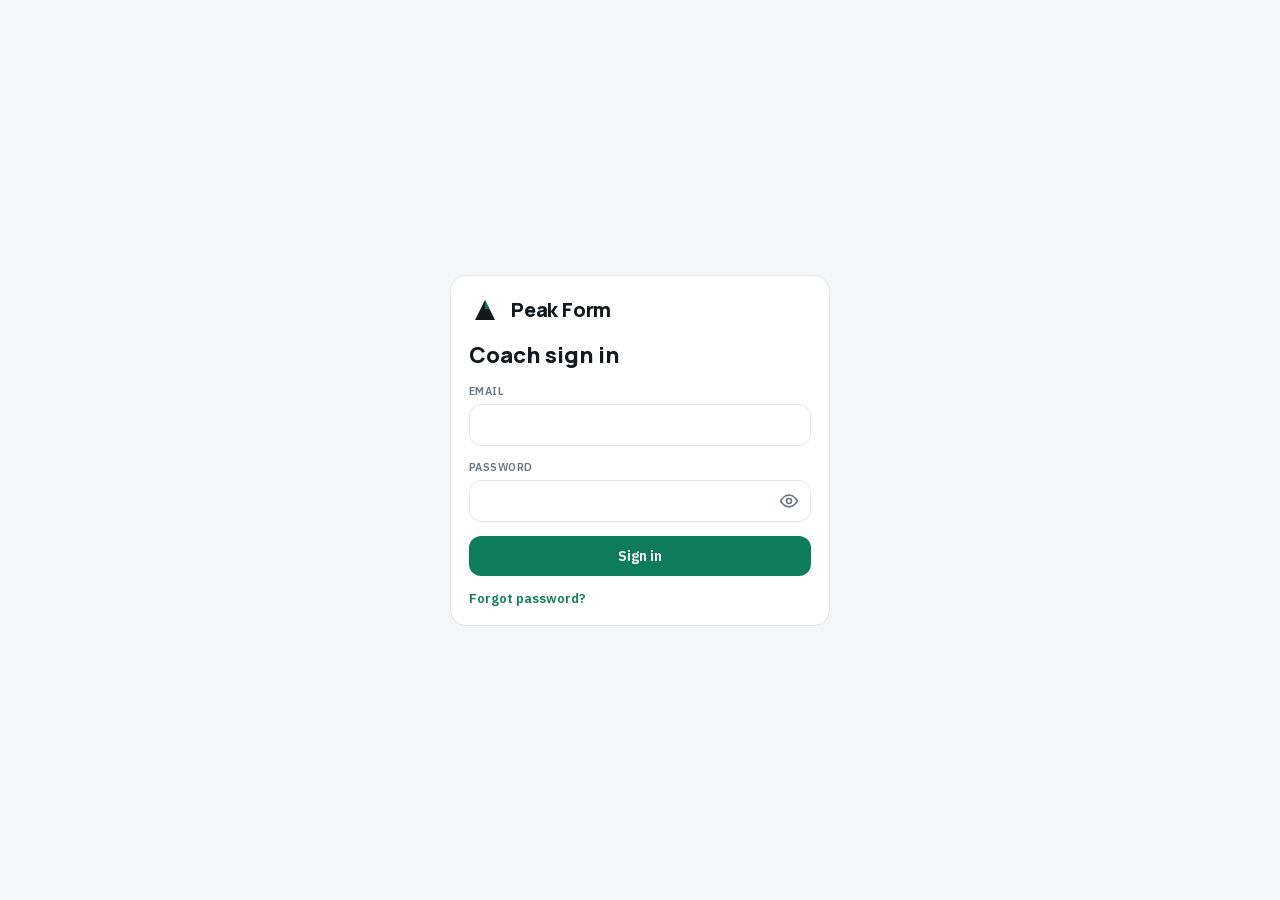
<file: clients/_/review.html>
<!DOCTYPE html><html lang="en" class="QzyBAa_variable rkYhxa_variable"><head><meta name="robots" content="noindex"><meta charSet="utf-8"/><meta name="viewport" content="width=device-width, initial-scale=1"/><link rel="preload" href="/_next/static/media/03fc1b4a8d284b5e-s.p.0wiir8udbzjvx.woff2" as="font" crossorigin="" type="font/woff2"/><link rel="preload" href="/_next/static/media/a343f882a40d2cc9-s.p.0p-wng2nn8o-p.woff2" as="font" crossorigin="" type="font/woff2"/><link rel="stylesheet" href="/_next/static/chunks/2qtr9jtgc999s.css" data-precedence="next"/><link rel="preload" as="script" fetchPriority="low" href="/_next/static/chunks/1x6obpmlu1_c2.js"/><script src="/_next/static/chunks/1-nqmp1rl8kqt.js" async=""></script><script src="/_next/static/chunks/2khxl0v1q4i6n.js" async=""></script><script src="/_next/static/chunks/41lx7xb3-kr2e.js" async=""></script><script src="/_next/static/chunks/turbopack-3-ry682tkyiqk.js" async=""></script><script src="/_next/static/chunks/2_2irc24i1vkq.js" async=""></script><script src="/_next/static/chunks/342r7wo1l2xlj.js" async=""></script><script src="/_next/static/chunks/0p2nemubrj1a5.js" async=""></script><script src="/_next/static/chunks/0bxm3pswi1m3x.js" async=""></script><title>Peak Form Coach</title><meta name="description" content="Peak Form coach dashboard"/><link rel="icon" href="/favicon.ico?favicon.117ezoe8m31dk.ico" sizes="48x48" type="image/x-icon"/><meta name="next-size-adjust" content=""/><script src="/_next/static/chunks/0cz1d0mv5g_q7.js" noModule=""></script></head><body><div hidden=""><!--$--><!--/$--></div><main class="center muted">Loading…</main><!--$--><!--/$--><script id="_R_">(globalThis["TURBOPACK"] || (globalThis["TURBOPACK"] = [])).push({"otherChunks":["static/chunks/1x6obpmlu1_c2.js","static/chunks/1-nqmp1rl8kqt.js","static/chunks/2khxl0v1q4i6n.js","static/chunks/41lx7xb3-kr2e.js"],"runtimeModuleIds":[94553]});</script><script src="/_next/static/chunks/1x6obpmlu1_c2.js" async=""></script><script>(self.__next_f=self.__next_f||[]).push([0])</script><script>self.__next_f.push([1,"1:\"$Sreact.fragment\"\n2:\"/_next/static/chunks/2_2irc24i1vkq.js\"\n3:I[39756,[\"$2\"],\"default\"]\n4:\"/_next/static/chunks/342r7wo1l2xlj.js\"\n5:\"/_next/static/chunks/0p2nemubrj1a5.js\"\n6:I[36743,[\"$2\",\"$4\",\"$5\"],\"default\"]\n7:I[37457,[\"$2\"],\"default\"]\n8:I[35199,[\"$2\"],\"TableLabels\"]\ne:\"/_next/static/chunks/0bxm3pswi1m3x.js\"\nf:I[76913,[\"$2\",\"$e\",\"$5\"],\"default\"]\n10:I[97367,[\"$2\"],\"OutletBoundary\"]\n11:\"$Sreact.suspense\"\n13:\"ViewportBoundary\"\n14:I[97367,[\"$2\"],\"$13\"]\n16:\"MetadataBoundary\"\n17:I[97367,[\"$2\"],\"$16\"]\n19:I[68027,[\"$2\"],\"default\",1]\n:HL[\"/_next/static/chunks/2qtr9jtgc999s.css\",\"style\"]\n:HL[\"/_next/static/media/03fc1b4a8d284b5e-s.p.0wiir8udbzjvx.woff2\",\"font\",{\"crossOrigin\":\"\",\"type\":\"font/woff2\"}]\n:HL[\"/_next/static/media/a343f882a40d2cc9-s.p.0p-wng2nn8o-p.woff2\",\"font\",{\"crossOrigin\":\"\",\"type\":\"font/woff2\"}]\na:X\nd:[[\"children\",{\"s\":\"__PAGE__\",\"h\":512,\"d\":{\"r\":[\"$\",\"$1\",\"c\",{\"children\":[[\"$\",\"$Lf\",null,{}],[[\"$\",\"script\",\"script-0\",{\"src\":\"/_next/static/chunks/0bxm3pswi1m3x.js\",\"async\":true,\"nonce\":\"$undefined\"}],[\"$\",\"script\",\"script-1\",{\"src\":\"/_next/static/chunks/0p2nemubrj1a5.js\",\"async\":true,\"nonce\":\"$undefined\"}]],[\"$\",\"$L10\",null,{\"children\":[\"$\",\"$11\",null,{\"name\":\"Next.MetadataOutlet\",\"children\":\"$@12\"}]}]]}],\"p\":false,\"v\":null}}]]\nc:[[\"children\",{\"s\":\"review\",\"h\":512,\"d\":{\"r\":[\"$\",\"$1\",\"c\",{\"children\":[null,[\"$\",\"$L3\",null,{\"parallelRouterKey\":\"children\",\"error\":\"$undefined\",\"errorStyles\":\"$undefined\",\"errorScripts\":\"$undefined\",\"template\":[\"$\",\"$L7\",null,{}],\"templateStyles\":\"$undefined\",\"templateScripts\":\"$undefined\",\"notFound\":\"$undefined\",\"forbidden\":\"$undefined\",\"unauthorized\":\"$undefined\"}]]}],\"p\":false,\"v\":\"$a\"},\"c\":\"$Qd\"}]]\nb:[[\"children\",{\"s\":{\"n\":\"id\",\"t\":\"d\",\"k\":\"_\",\"s\":[]},\"h\":512,\"d\":{\"r\":[\"$\",\"$1\",\"c\",{\"children\":[null,[\"$\",\"$L3\",null,{\"parallelRouterKey\":\"children\",\"error\":\"$undefined\",\"errorStyles\":\"$undefined\",\"errorScripts\":\"$undefined\",\"template\":[\"$\",\"$L7\",null,{}],\"templateStyles\":\"$undefined\",\"templateScripts\":\"$undefined\",\"notFound\":\"$undefined\",\"forbidden\":\"$undefined\",\"unauthorized\":\"$undefined\"}]]}],\"p\":false,\"v\":\"$a\"},\"c\":\"$Qc\"}]]\n9:[[\"children\",{\"s\":\"clients\",\"h\":512,\"d\":{\"r\":[\"$\",\"$1\",\"c\",{\"children\":[null,[\"$\",\"$L3\",null,{\"parallelRouterKey\":\"children\",\"error\":\"$undefined\",\"errorStyles\":\"$undefined\",\"errorScripts\":\"$undefined\",\"template\":[\"$\",\"$L7\",null,{}],\"templateStyles\":\"$undefined\",\"templateScripts\":\"$undefined\",\"notFound\":\"$undefined\",\"forbidden\":\"$undefined\",\"unauthorized\":\"$undefined\"}]]}],\"p\":false,\"v\":\"$a\"},\"c\":\"$Qb\"}]]\n0:{\"P\":null,\"c\":[\"\",\"clients\",\"_\",\"review\"],\"q\":\"\",\"i\":false,\"t\":{\"t\":{\"s\":\"\",\"h\":528,\"d\":{\"r\":[\"$\",\"$1\",\"c\",{\"children\":[[[\"$\",\"link\",\"0\",{\"rel\":\"stylesheet\",\"href\":\"/_next/static/chunks/2qtr9jtgc999s.css\",\"precedence\":\"next\",\"crossOrigin\":\"$undefined\",\"nonce\":\"$undefined\"}],[\"$\",\"script\",\"script-0\",{\"src\":\"/_next/static/chunks/2_2irc24i1vkq.js\",\"async\":true,\"nonce\":\"$undefined\"}]],[\"$\",\"html\",null,{\"lang\":\"en\",\"className\":\"QzyBAa_variable rkYhxa_variable\",\"children\":[\"$\",\"body\",null,{\"children\":[[\"$\",\"$L3\",null,{\"parallelRouterKey\":\"children\",\"error\":\"$6\",\"errorStyles\":[],\"errorScripts\":[[\"$\",\"script\",\"script-0\",{\"src\":\"/_next/static/chunks/342r7wo1l2xlj.js\",\"async\":true,\"nonce\":\"$undefined\"}],[\"$\",\"script\",\"script-1\",{\"src\":\"/_next/static/chunks/0p2nemubrj1a5.js\",\"async\":true,\"nonce\":\"$undefined\"}]],\"template\":[\"$\",\"$L7\",null,{}],\"templateStyles\":\"$undefined\",\"templateScripts\":\"$undefined\",\"notFound\":[[[\"$\",\"title\",null,{\"children\":\"404: This page could not be found.\"}],[\"$\",\"div\",null,{\"style\":{\"fontFamily\":\"system-ui,\\\"Segoe UI\\\",Roboto,Helvetica,Arial,sans-serif,\\\"Apple Color Emoji\\\",\\\"Segoe UI Emoji\\\"\",\"height\":\"100vh\",\"textAlign\":\"center\",\"display\":\"flex\",\"flexDirection\":\"column\",\"alignItems\":\"center\",\"justifyContent\":\"center\"},\"children\":[\"$\",\"div\",null,{\"children\":[[\"$\",\"style\",null,{\"dangerouslySetInnerHTML\":{\"__html\":\"body{color:#000;background:#fff;margin:0}.next-error-h1{border-right:1px solid rgba(0,0,0,.3)}@media (prefers-color-scheme:dark){body{color:#fff;background:#000}.next-error-h1{border-right:1px solid rgba(255,255,255,.3)}}\"}}],[\"$\",\"h1\",null,{\"className\":\"next-error-h1\",\"style\":{\"display\":\"inline-block\",\"margin\":\"0 20px 0 0\",\"padding\":\"0 23px 0 0\",\"fontSize\":24,\"fontWeight\":500,\"verticalAlign\":\"top\",\"lineHeight\":\"49px\"},\"children\":404}],[\"$\",\"div\",null,{\"style\":{\"display\":\"inline-block\"},\"children\":[\"$\",\"h2\",null,{\"style\":{\"fontSize\":14,\"fontWeight\":400,\"lineHeight\":\"49px\",\"margin\":0},\"children\":\"This page could not be found.\"}]}]]}]}]],[]],\"forbidden\":\"$undefined\",\"unauthorized\":\"$undefined\"}],[\"$\",\"$L8\",null,{}]]}]}]]}],\"p\":false,\"v\":null},\"c\":\"$Q9\"},\"h\":{\"r\":[\"$\",\"$1\",\"h\",{\"children\":[null,[\"$\",\"$L14\",null,{\"children\":\"$L15\"}],[\"$\",\"$L17\",null,{\"children\":[[\"$\",\"div\",null,{\"hidden\":true,\"children\":[\"$\",\"$11\",null,{\"name\":\"Next.Metadata\",\"children\":\"$L18\"}]}],null]}],[\"$\",\"meta\",null,{\"name\":\"next-size-adjust\",\"content\":\"\"}]]}],\"p\":false,\"v\":null}},\"m\":\"$undefined\",\"G\":[\"$19\",[[\"$\",\"link\",\"0\",{\"rel\":\"stylesheet\",\"href\":\"/_next/static/chunks/2qtr9jtgc999s.css\",\"precedence\":\"next\",\"crossOrigin\":\"$undefined\",\"nonce\":\"$undefined\"}]]],\"S\":true,\"r\":\"$undefined\",\"s\":\"$undefined\",\"a\":\"$undefined\",\"l\":\"$undefined\",\"p\":\"$undefined\",\"d\":\"$undefined\",\"b\":\"rlcy7QIGnU2R40ajw-FE4\"}\na:C\n15:[[\"$\",\"meta\",\"0\",{\"charSet\":\"utf-8\"}],[\"$\",\"meta\",\"1\",{\"name\":\"viewport\",\"content\":\"width=device-width, initial-scale=1\"}]]\n1a:I[27201,[\"$2\"],\"IconMark\"]\n12:null\n18:[[\"$\",\"title\",\"0\",{\"children\":\"Peak Form Coach\"}],[\"$\",\"meta\",\"1\",{\"name\":\"description\",\"content\":\"Peak Form coach dashboard\"}],[\"$\",\"link\",\"2\",{\"rel\":\"icon\",\"href\":\"/favicon.ico?favicon.117ezoe8m31dk.ico\",\"sizes\":\"48x48\",\"type\":\"image/x-icon\"}],[\"$\",\"$L1a\",\"3\",{}]]\n"])</script></body></html>
</file>
<file: _next/static/chunks/2qtr9jtgc999s.css>
@font-face{font-family:Manrope;font-style:normal;font-weight:600;font-display:swap;src:url(../media/a342834df7752944-s.3q9gh2jvntrwt.woff2)format("woff2");unicode-range:U+460-52F,U+1C80-1C8A,U+20B4,U+2DE0-2DFF,U+A640-A69F,U+FE2E-FE2F}@font-face{font-family:Manrope;font-style:normal;font-weight:600;font-display:swap;src:url(../media/d3fe2f289711ac3f-s.2v2sz4qlut9s1.woff2)format("woff2");unicode-range:U+301,U+400-45F,U+490-491,U+4B0-4B1,U+2116}@font-face{font-family:Manrope;font-style:normal;font-weight:600;font-display:swap;src:url(../media/58c4895d0a0ef7cc-s.09bkcrcuv-0po.woff2)format("woff2");unicode-range:U+370-377,U+37A-37F,U+384-38A,U+38C,U+38E-3A1,U+3A3-3FF}@font-face{font-family:Manrope;font-style:normal;font-weight:600;font-display:swap;src:url(../media/bfc7db5c00d21bc5-s.23qr8woi9ij9e.woff2)format("woff2");unicode-range:U+102-103,U+110-111,U+128-129,U+168-169,U+1A0-1A1,U+1AF-1B0,U+300-301,U+303-304,U+308-309,U+323,U+329,U+1EA0-1EF9,U+20AB}@font-face{font-family:Manrope;font-style:normal;font-weight:600;font-display:swap;src:url(../media/6ab0db14f70d8ed6-s.1_0gbi-gsbqmd.woff2)format("woff2");unicode-range:U+100-2BA,U+2BD-2C5,U+2C7-2CC,U+2CE-2D7,U+2DD-2FF,U+304,U+308,U+329,U+1D00-1DBF,U+1E00-1E9F,U+1EF2-1EFF,U+2020,U+20A0-20AB,U+20AD-20C4,U+2113,U+2C60-2C7F,U+A720-A7FF}@font-face{font-family:Manrope;font-style:normal;font-weight:600;font-display:swap;src:url(../media/a343f882a40d2cc9-s.p.0p-wng2nn8o-p.woff2)format("woff2");unicode-range:U+??,U+131,U+152-153,U+2BB-2BC,U+2C6,U+2DA,U+2DC,U+304,U+308,U+329,U+2000-206F,U+20AC,U+2122,U+2191,U+2193,U+2212,U+2215,U+FEFF,U+FFFD}@font-face{font-family:Manrope;font-style:normal;font-weight:700;font-display:swap;src:url(../media/a342834df7752944-s.3q9gh2jvntrwt.woff2)format("woff2");unicode-range:U+460-52F,U+1C80-1C8A,U+20B4,U+2DE0-2DFF,U+A640-A69F,U+FE2E-FE2F}@font-face{font-family:Manrope;font-style:normal;font-weight:700;font-display:swap;src:url(../media/d3fe2f289711ac3f-s.2v2sz4qlut9s1.woff2)format("woff2");unicode-range:U+301,U+400-45F,U+490-491,U+4B0-4B1,U+2116}@font-face{font-family:Manrope;font-style:normal;font-weight:700;font-display:swap;src:url(../media/58c4895d0a0ef7cc-s.09bkcrcuv-0po.woff2)format("woff2");unicode-range:U+370-377,U+37A-37F,U+384-38A,U+38C,U+38E-3A1,U+3A3-3FF}@font-face{font-family:Manrope;font-style:normal;font-weight:700;font-display:swap;src:url(../media/bfc7db5c00d21bc5-s.23qr8woi9ij9e.woff2)format("woff2");unicode-range:U+102-103,U+110-111,U+128-129,U+168-169,U+1A0-1A1,U+1AF-1B0,U+300-301,U+303-304,U+308-309,U+323,U+329,U+1EA0-1EF9,U+20AB}@font-face{font-family:Manrope;font-style:normal;font-weight:700;font-display:swap;src:url(../media/6ab0db14f70d8ed6-s.1_0gbi-gsbqmd.woff2)format("woff2");unicode-range:U+100-2BA,U+2BD-2C5,U+2C7-2CC,U+2CE-2D7,U+2DD-2FF,U+304,U+308,U+329,U+1D00-1DBF,U+1E00-1E9F,U+1EF2-1EFF,U+2020,U+20A0-20AB,U+20AD-20C4,U+2113,U+2C60-2C7F,U+A720-A7FF}@font-face{font-family:Manrope;font-style:normal;font-weight:700;font-display:swap;src:url(../media/a343f882a40d2cc9-s.p.0p-wng2nn8o-p.woff2)format("woff2");unicode-range:U+??,U+131,U+152-153,U+2BB-2BC,U+2C6,U+2DA,U+2DC,U+304,U+308,U+329,U+2000-206F,U+20AC,U+2122,U+2191,U+2193,U+2212,U+2215,U+FEFF,U+FFFD}@font-face{font-family:Manrope;font-style:normal;font-weight:800;font-display:swap;src:url(../media/a342834df7752944-s.3q9gh2jvntrwt.woff2)format("woff2");unicode-range:U+460-52F,U+1C80-1C8A,U+20B4,U+2DE0-2DFF,U+A640-A69F,U+FE2E-FE2F}@font-face{font-family:Manrope;font-style:normal;font-weight:800;font-display:swap;src:url(../media/d3fe2f289711ac3f-s.2v2sz4qlut9s1.woff2)format("woff2");unicode-range:U+301,U+400-45F,U+490-491,U+4B0-4B1,U+2116}@font-face{font-family:Manrope;font-style:normal;font-weight:800;font-display:swap;src:url(../media/58c4895d0a0ef7cc-s.09bkcrcuv-0po.woff2)format("woff2");unicode-range:U+370-377,U+37A-37F,U+384-38A,U+38C,U+38E-3A1,U+3A3-3FF}@font-face{font-family:Manrope;font-style:normal;font-weight:800;font-display:swap;src:url(../media/bfc7db5c00d21bc5-s.23qr8woi9ij9e.woff2)format("woff2");unicode-range:U+102-103,U+110-111,U+128-129,U+168-169,U+1A0-1A1,U+1AF-1B0,U+300-301,U+303-304,U+308-309,U+323,U+329,U+1EA0-1EF9,U+20AB}@font-face{font-family:Manrope;font-style:normal;font-weight:800;font-display:swap;src:url(../media/6ab0db14f70d8ed6-s.1_0gbi-gsbqmd.woff2)format("woff2");unicode-range:U+100-2BA,U+2BD-2C5,U+2C7-2CC,U+2CE-2D7,U+2DD-2FF,U+304,U+308,U+329,U+1D00-1DBF,U+1E00-1E9F,U+1EF2-1EFF,U+2020,U+20A0-20AB,U+20AD-20C4,U+2113,U+2C60-2C7F,U+A720-A7FF}@font-face{font-family:Manrope;font-style:normal;font-weight:800;font-display:swap;src:url(../media/a343f882a40d2cc9-s.p.0p-wng2nn8o-p.woff2)format("woff2");unicode-range:U+??,U+131,U+152-153,U+2BB-2BC,U+2C6,U+2DA,U+2DC,U+304,U+308,U+329,U+2000-206F,U+20AC,U+2122,U+2191,U+2193,U+2212,U+2215,U+FEFF,U+FFFD}@font-face{font-family:Manrope Fallback;src:local(Arial);ascent-override:103.31%;descent-override:29.07%;line-gap-override:0.0%;size-adjust:103.19%}.QzyBAa_className{font-family:Manrope,Manrope Fallback;font-style:normal}.QzyBAa_variable{--font-heading:"Manrope", "Manrope Fallback"}
@font-face{font-family:IBM Plex Sans;font-style:normal;font-weight:400;font-stretch:100%;font-display:swap;src:url(../media/7fea77d1d19108bf-s.2y65deuc30pmy.woff2)format("woff2");unicode-range:U+460-52F,U+1C80-1C8A,U+20B4,U+2DE0-2DFF,U+A640-A69F,U+FE2E-FE2F}@font-face{font-family:IBM Plex Sans;font-style:normal;font-weight:400;font-stretch:100%;font-display:swap;src:url(../media/1bcd0e671759a44c-s.2qt3tdwt-y9x_.woff2)format("woff2");unicode-range:U+301,U+400-45F,U+490-491,U+4B0-4B1,U+2116}@font-face{font-family:IBM Plex Sans;font-style:normal;font-weight:400;font-stretch:100%;font-display:swap;src:url(../media/e15f58668ad64cb8-s.3cvcemwuzoywn.woff2)format("woff2");unicode-range:U+370-377,U+37A-37F,U+384-38A,U+38C,U+38E-3A1,U+3A3-3FF}@font-face{font-family:IBM Plex Sans;font-style:normal;font-weight:400;font-stretch:100%;font-display:swap;src:url(../media/90c51ce8fb754fe8-s.02z5rrbg5nt92.woff2)format("woff2");unicode-range:U+102-103,U+110-111,U+128-129,U+168-169,U+1A0-1A1,U+1AF-1B0,U+300-301,U+303-304,U+308-309,U+323,U+329,U+1EA0-1EF9,U+20AB}@font-face{font-family:IBM Plex Sans;font-style:normal;font-weight:400;font-stretch:100%;font-display:swap;src:url(../media/57215795b8570f5c-s.2rixgazldzomk.woff2)format("woff2");unicode-range:U+100-2BA,U+2BD-2C5,U+2C7-2CC,U+2CE-2D7,U+2DD-2FF,U+304,U+308,U+329,U+1D00-1DBF,U+1E00-1E9F,U+1EF2-1EFF,U+2020,U+20A0-20AB,U+20AD-20C4,U+2113,U+2C60-2C7F,U+A720-A7FF}@font-face{font-family:IBM Plex Sans;font-style:normal;font-weight:400;font-stretch:100%;font-display:swap;src:url(../media/03fc1b4a8d284b5e-s.p.0wiir8udbzjvx.woff2)format("woff2");unicode-range:U+??,U+131,U+152-153,U+2BB-2BC,U+2C6,U+2DA,U+2DC,U+304,U+308,U+329,U+2000-206F,U+20AC,U+2122,U+2191,U+2193,U+2212,U+2215,U+FEFF,U+FFFD}@font-face{font-family:IBM Plex Sans;font-style:normal;font-weight:500;font-stretch:100%;font-display:swap;src:url(../media/7fea77d1d19108bf-s.2y65deuc30pmy.woff2)format("woff2");unicode-range:U+460-52F,U+1C80-1C8A,U+20B4,U+2DE0-2DFF,U+A640-A69F,U+FE2E-FE2F}@font-face{font-family:IBM Plex Sans;font-style:normal;font-weight:500;font-stretch:100%;font-display:swap;src:url(../media/1bcd0e671759a44c-s.2qt3tdwt-y9x_.woff2)format("woff2");unicode-range:U+301,U+400-45F,U+490-491,U+4B0-4B1,U+2116}@font-face{font-family:IBM Plex Sans;font-style:normal;font-weight:500;font-stretch:100%;font-display:swap;src:url(../media/e15f58668ad64cb8-s.3cvcemwuzoywn.woff2)format("woff2");unicode-range:U+370-377,U+37A-37F,U+384-38A,U+38C,U+38E-3A1,U+3A3-3FF}@font-face{font-family:IBM Plex Sans;font-style:normal;font-weight:500;font-stretch:100%;font-display:swap;src:url(../media/90c51ce8fb754fe8-s.02z5rrbg5nt92.woff2)format("woff2");unicode-range:U+102-103,U+110-111,U+128-129,U+168-169,U+1A0-1A1,U+1AF-1B0,U+300-301,U+303-304,U+308-309,U+323,U+329,U+1EA0-1EF9,U+20AB}@font-face{font-family:IBM Plex Sans;font-style:normal;font-weight:500;font-stretch:100%;font-display:swap;src:url(../media/57215795b8570f5c-s.2rixgazldzomk.woff2)format("woff2");unicode-range:U+100-2BA,U+2BD-2C5,U+2C7-2CC,U+2CE-2D7,U+2DD-2FF,U+304,U+308,U+329,U+1D00-1DBF,U+1E00-1E9F,U+1EF2-1EFF,U+2020,U+20A0-20AB,U+20AD-20C4,U+2113,U+2C60-2C7F,U+A720-A7FF}@font-face{font-family:IBM Plex Sans;font-style:normal;font-weight:500;font-stretch:100%;font-display:swap;src:url(../media/03fc1b4a8d284b5e-s.p.0wiir8udbzjvx.woff2)format("woff2");unicode-range:U+??,U+131,U+152-153,U+2BB-2BC,U+2C6,U+2DA,U+2DC,U+304,U+308,U+329,U+2000-206F,U+20AC,U+2122,U+2191,U+2193,U+2212,U+2215,U+FEFF,U+FFFD}@font-face{font-family:IBM Plex Sans;font-style:normal;font-weight:600;font-stretch:100%;font-display:swap;src:url(../media/7fea77d1d19108bf-s.2y65deuc30pmy.woff2)format("woff2");unicode-range:U+460-52F,U+1C80-1C8A,U+20B4,U+2DE0-2DFF,U+A640-A69F,U+FE2E-FE2F}@font-face{font-family:IBM Plex Sans;font-style:normal;font-weight:600;font-stretch:100%;font-display:swap;src:url(../media/1bcd0e671759a44c-s.2qt3tdwt-y9x_.woff2)format("woff2");unicode-range:U+301,U+400-45F,U+490-491,U+4B0-4B1,U+2116}@font-face{font-family:IBM Plex Sans;font-style:normal;font-weight:600;font-stretch:100%;font-display:swap;src:url(../media/e15f58668ad64cb8-s.3cvcemwuzoywn.woff2)format("woff2");unicode-range:U+370-377,U+37A-37F,U+384-38A,U+38C,U+38E-3A1,U+3A3-3FF}@font-face{font-family:IBM Plex Sans;font-style:normal;font-weight:600;font-stretch:100%;font-display:swap;src:url(../media/90c51ce8fb754fe8-s.02z5rrbg5nt92.woff2)format("woff2");unicode-range:U+102-103,U+110-111,U+128-129,U+168-169,U+1A0-1A1,U+1AF-1B0,U+300-301,U+303-304,U+308-309,U+323,U+329,U+1EA0-1EF9,U+20AB}@font-face{font-family:IBM Plex Sans;font-style:normal;font-weight:600;font-stretch:100%;font-display:swap;src:url(../media/57215795b8570f5c-s.2rixgazldzomk.woff2)format("woff2");unicode-range:U+100-2BA,U+2BD-2C5,U+2C7-2CC,U+2CE-2D7,U+2DD-2FF,U+304,U+308,U+329,U+1D00-1DBF,U+1E00-1E9F,U+1EF2-1EFF,U+2020,U+20A0-20AB,U+20AD-20C4,U+2113,U+2C60-2C7F,U+A720-A7FF}@font-face{font-family:IBM Plex Sans;font-style:normal;font-weight:600;font-stretch:100%;font-display:swap;src:url(../media/03fc1b4a8d284b5e-s.p.0wiir8udbzjvx.woff2)format("woff2");unicode-range:U+??,U+131,U+152-153,U+2BB-2BC,U+2C6,U+2DA,U+2DC,U+304,U+308,U+329,U+2000-206F,U+20AC,U+2122,U+2191,U+2193,U+2212,U+2215,U+FEFF,U+FFFD}@font-face{font-family:IBM Plex Sans Fallback;src:local(Arial);ascent-override:101.32%;descent-override:27.18%;line-gap-override:0.0%;size-adjust:101.17%}.rkYhxa_className{font-family:IBM Plex Sans,IBM Plex Sans Fallback;font-style:normal}.rkYhxa_variable{--font-body:"IBM Plex Sans", "IBM Plex Sans Fallback"}
:root{--green:#0e7c5a;--green-deep:#0a5d44;--green-light:#e8f4ef;--green-on-dark:#8cc9ae;--ink:#12181c;--bg:#f5f6f7;--card:#fff;--border:#e3e6e8;--text-secondary:#6b7680;--text-muted:#9aa3ab;--track:#edefef;--alert:#e2622b;--alert-bg:#fbe7dc}*{box-sizing:border-box}html,body{min-height:100%;margin:0}body{background:var(--bg);color:var(--ink);font-family:var(--font-body), sans-serif;-webkit-font-smoothing:antialiased;font-size:14px}h1,h2,h3{font-family:var(--font-heading), sans-serif}.muted{color:var(--text-secondary)}.small{font-size:12px}.strong{font-weight:600}.center{place-items:center;min-height:100vh;padding:24px;display:grid}.wordmark{font-family:var(--font-heading), sans-serif;letter-spacing:-.01em;font-size:20px;font-weight:800}.card{background:var(--card);border:1px solid var(--border);border-radius:16px;padding:18px}.btn{font:600 14px var(--font-body), sans-serif;color:#fff;background:var(--green);cursor:pointer;border:none;border-radius:12px;padding:11px 18px}.btn:hover{background:var(--green-deep)}.btn:disabled{opacity:.45;cursor:default}.btn-secondary{background:var(--card);color:var(--ink);border:1.5px solid var(--border)}.btn-secondary:hover{background:var(--bg)}.linklike{color:var(--green-on-dark);font:500 12px var(--font-body), sans-serif;cursor:pointer;background:0 0;border:none;padding:0}.field{gap:6px;display:grid}.label{letter-spacing:.04em;text-transform:uppercase;color:var(--text-secondary);font-size:11px;font-weight:600}.input{font:400 14px var(--font-body), sans-serif;color:var(--ink);background:var(--card);border:1.5px solid var(--border);border-radius:12px;width:100%;padding:11px 14px}.input:focus{border-color:var(--green);outline:none}.error{color:var(--alert);margin:0;font-size:13px}.option{font:600 13px var(--font-body), sans-serif;color:var(--ink);background:var(--card);border:1.5px solid var(--border);cursor:pointer;border-radius:12px;padding:10px 16px}.option.selected{background:var(--green-light);border-color:var(--green);color:var(--green)}.chip{background:var(--green-light);color:var(--green);border-radius:8px;padding:4px 8px;font-size:11px;font-weight:600;display:inline-block}.chip.alert{background:var(--alert-bg);color:var(--alert)}.chip.neutral{background:var(--track);color:var(--text-secondary)}.code{font-family:var(--font-heading), sans-serif;letter-spacing:.06em;font-weight:700}.code.big{color:var(--green);font-size:20px}.row{flex-wrap:wrap;gap:10px;display:flex}.grid2{grid-template-columns:1fr 1fr;gap:12px;display:grid}.shell{grid-template-columns:220px 1fr;min-height:100vh;display:grid}.sidebar{background:var(--ink);color:#fff;flex-direction:column;gap:22px;padding:20px 14px;display:flex}.brand{align-items:center;gap:8px;padding:0 8px;display:flex}.badge{background:var(--green);width:26px;height:26px;font:800 13px var(--font-heading), sans-serif;border-radius:7px;place-items:center;display:grid}.brand-name{font:700 12px var(--font-heading), sans-serif;letter-spacing:.08em}.sidebar nav{gap:4px;display:grid}.nav{color:var(--text-muted);border-radius:10px;padding:9px 12px;font-size:13px;font-weight:600;text-decoration:none;display:block}.nav.active{background:var(--card);color:var(--ink)}.nav.disabled{opacity:.45;cursor:default}.me{border-top:1px solid #2a3238;align-items:center;gap:10px;margin-top:auto;padding:14px 8px 0;display:flex}.avatar{background:var(--green);width:32px;height:32px;font:700 12px var(--font-heading), sans-serif;border-radius:16px;place-items:center;display:grid}.me-name{font-size:13px;font-weight:600}.content{align-content:start;gap:18px;padding:28px 32px;display:grid}.page-head{justify-content:space-between;align-items:center;display:flex}.page-head h1{margin:0;font-size:22px;font-weight:800}.page-head p{margin:2px 0 0;font-size:12px}.panel{gap:14px;max-width:560px;display:grid}.panel h2{margin:0;font-size:17px;font-weight:700}.panel p{margin:0}.table-card{padding:0;overflow:hidden}table{border-collapse:collapse;width:100%;font-size:13px}th{text-align:left;letter-spacing:.04em;text-transform:uppercase;color:var(--text-secondary);border-bottom:1px solid var(--border);padding:12px 16px;font-size:11px;font-weight:600}td{border-bottom:1px solid var(--track);padding:12px 16px}tr:last-child td{border-bottom:none}@media (max-width:760px){.shell{grid-template-columns:1fr}.sidebar{flex-flow:wrap;align-items:center}.sidebar nav{flex-wrap:wrap;display:flex}.me{border:none;margin:0;padding:0}.content{padding:20px 16px}.grid2{grid-template-columns:1fr}.table-card{overflow-x:auto}}.review-grid{grid-template-columns:1fr 1fr;align-items:start;gap:16px;display:grid}.review-card{gap:10px;display:grid}.line{justify-content:space-between;align-items:center;gap:12px;min-height:30px;font-size:13px;display:flex}.line-v{text-align:right;font-weight:600}.stepper{align-items:center;gap:8px;display:inline-flex}.stepper button{border:1.5px solid var(--border);background:var(--card);width:28px;height:28px;font:600 15px var(--font-body), sans-serif;cursor:pointer;color:var(--ink);border-radius:8px}.stepper button:hover{background:var(--bg)}.notice{background:var(--green-light);border-radius:12px;padding:10px 12px;font-size:13px}.notice.alert{background:var(--alert-bg)}.linklike.dark{color:var(--green);justify-self:start;font-size:13px;font-weight:600}.subform{border-top:1px solid var(--track);gap:8px;padding-top:10px;display:grid}.action{color:var(--green);font-weight:600;text-decoration:none}@media (max-width:960px){.review-grid{grid-template-columns:1fr}}.strip{flex-wrap:wrap;gap:10px 26px;padding:14px 18px;display:flex}.fact{gap:2px;display:grid}.fact-v{font-size:13px;font-weight:600}.fact-v.flag{color:var(--alert)}.safety{border-color:var(--border);background:var(--green-light);gap:10px;display:grid}.safety.flagged{background:var(--alert-bg);border-color:var(--alert)}.safety.flagged>.label{color:var(--alert)}.safety-grid{grid-template-columns:repeat(3,1fr);gap:14px;display:grid}.row.tight{gap:6px}.option.small-opt{padding:7px 10px;font-size:12px}.stepper button:disabled{opacity:.35;cursor:default}.reason{color:var(--alert)}.macros{font-size:13px}.macros th,.macros td{padding:6px 8px}.macros td:first-child{font-weight:600}.prog-list{gap:6px;display:grid}.prog{border:1.5px solid var(--border);background:var(--card);border-radius:12px;align-items:center;gap:10px;padding:8px 12px;display:flex}.prog.selected{border-color:var(--green);background:var(--green-light)}.prog.dim .prog-name,.prog.dim .muted{opacity:.55}.prog-main{text-align:left;cursor:pointer;font:inherit;color:inherit;background:0 0;border:none;flex:1;gap:2px;padding:0;display:grid}.prog-main:disabled{cursor:default}.prog-name{align-items:center;gap:8px;font-size:13px;font-weight:600;display:flex}.radio{border:1.5px solid var(--border);border-radius:7px;flex-shrink:0;width:14px;height:14px}.radio.on{border:4px solid var(--green)}.muted-link{color:var(--text-secondary)!important;font-weight:500!important}.templates{border-top:1px solid var(--track);gap:6px;padding-top:8px;display:grid}.templates summary{cursor:pointer;margin-bottom:6px}.templates[open]{display:grid}@media (max-width:760px){.safety-grid{grid-template-columns:1fr}}.client-link{color:var(--ink);text-decoration:none}.client-link:hover{color:var(--green);text-decoration:underline}.avatar.big{color:#fff;border-radius:22px;flex-shrink:0;width:44px;height:44px;font-size:15px}.tabs{flex-wrap:nowrap;padding-bottom:2px;overflow-x:auto}.tabs .option{white-space:nowrap}.input-error{border-color:var(--alert)!important}textarea.input{resize:vertical;font-family:var(--font-body), sans-serif}.page-head{flex-wrap:wrap;gap:12px}.notice.row{align-items:center}@media (max-width:760px){.shell{display:block}.sidebar{z-index:10;flex-direction:column;align-items:stretch;gap:10px;padding:10px 12px;position:sticky;top:0}.sidebar .brand{padding:0}.sidebar nav{flex-wrap:nowrap;gap:4px;display:flex;overflow-x:auto}.nav{white-space:nowrap;padding:7px 10px}.me{display:none}.content{gap:14px;padding:16px}.page-head h1{font-size:20px}.card{padding:14px}.strip{gap:10px 18px}.review-grid,.grid2,.safety-grid{grid-template-columns:1fr}.row{gap:8px}:is(table.stack-on-phone,.table-card table) thead{display:none}:is(table.stack-on-phone,.table-card table),:is(table.stack-on-phone,.table-card table) :is(tbody,tr,td){width:100%;display:block}:is(table.stack-on-phone,.table-card table) tr{border-bottom:1px solid var(--border);padding:10px 14px}:is(table.stack-on-phone,.table-card table) tr:last-child{border-bottom:none}:is(table.stack-on-phone,.table-card table) td{border:none;padding:3px 0}:is(table.stack-on-phone,.table-card table) td[data-label]:not([data-label=""]):before{content:attr(data-label);letter-spacing:.04em;text-transform:uppercase;color:var(--text-secondary);font-size:10px;font-weight:600;display:block}.table-card{overflow-x:visible}.line{flex-wrap:wrap}.btn{padding:11px 14px}}a.btn{text-decoration:none;display:inline-block}@media (max-width:760px){.sidebar{width:100%;min-width:0;max-width:100vw}.sidebar nav{min-width:0;max-width:100%}.content{min-width:0;max-width:100vw}.tabs{max-width:100%}}.dialog-backdrop{z-index:50;background:#12181c73;place-items:center;padding:16px;display:grid;position:fixed;inset:0}.dialog{gap:12px;width:100%;max-width:440px;display:grid}.dialog h2{margin:0;font-size:17px;font-weight:700}.dialog-body{gap:6px;font-size:13px;display:grid}.dialog-body ul{margin:0;padding-left:18px}.btn-danger{background:var(--alert)}.btn-danger:hover{background:var(--alert);filter:brightness(.92)}.clearance{gap:8px;display:grid}.loading-row td{color:var(--text-secondary)}.builder{gap:14px;display:grid}.builder-head{flex-wrap:wrap;align-items:end;gap:12px;display:flex}.builder-head .field{min-width:130px}.week-slot{border:1px solid var(--border);background:var(--card);border-radius:12px;align-items:center;gap:6px;padding:4px 6px 4px 10px;display:inline-flex}.week-slot .input{min-width:120px;padding:6px 8px}.icon-btn{border:1.5px solid var(--border);background:var(--card);width:30px;height:30px;color:var(--ink);cursor:pointer;font:600 13px var(--font-body), sans-serif;border-radius:8px}.icon-btn:disabled{opacity:.35;cursor:default}.block{border:1.5px solid var(--border);background:var(--card);border-radius:14px;gap:10px;padding:12px;display:grid}.block-warmup{background:var(--bg)}.block-superset,.block-circuit{border-left:4px solid var(--green)}.block-head{flex-wrap:wrap;align-items:center;gap:10px;display:flex}.block-label{font:800 15px var(--font-heading), sans-serif;min-width:28px}.block-hint{flex-basis:100%;order:10}.inline-field{color:var(--text-secondary);align-items:center;gap:6px;font-size:12px;display:inline-flex}.items{gap:8px;display:grid}.item-row{grid-template-columns:40px minmax(180px,1fr) 56px 60px 60px 68px 68px 64px 32px;align-items:center;gap:6px;display:grid}.item-head{letter-spacing:.04em;text-transform:uppercase;font-size:10px;font-weight:600}.item-label{font-size:13px;font-weight:700}.item-ex{align-items:center;gap:6px;min-width:0;display:flex}.item-ex .input{flex:1;min-width:0}.item-note{grid-column:2/-1;padding:6px 10px;font-size:12px}.input.num{text-align:center;padding:8px 6px}.builder-save{background:linear-gradient(transparent, var(--bg) 30%);justify-content:flex-end;align-items:center;gap:12px;padding:12px 0;display:flex;position:sticky;bottom:0}@media (max-width:760px){.item-head{display:none}.item-row{grid-template-columns:34px repeat(3,minmax(0,1fr))}.item-ex{grid-column:2/-1}.item-note{grid-column:1/-1}.item-row .input.num{width:100%!important}}.detail-row td{background:var(--bg)}.set-list{gap:4px;margin:0;padding-left:18px;font-size:13px;display:grid}.meal-row{grid-template-columns:150px minmax(0,1fr) 170px;align-items:center;gap:10px;display:grid}@media (max-width:760px){.meal-row{grid-template-columns:1fr;gap:4px}}.numwrap{flex-direction:column;gap:2px;display:inline-flex}@media (max-width:760px){.numwrap[data-label]:not([data-label=""]):before{content:attr(data-label);letter-spacing:.04em;text-transform:uppercase;color:var(--text-secondary);font-size:10px;font-weight:600}}
</file>
